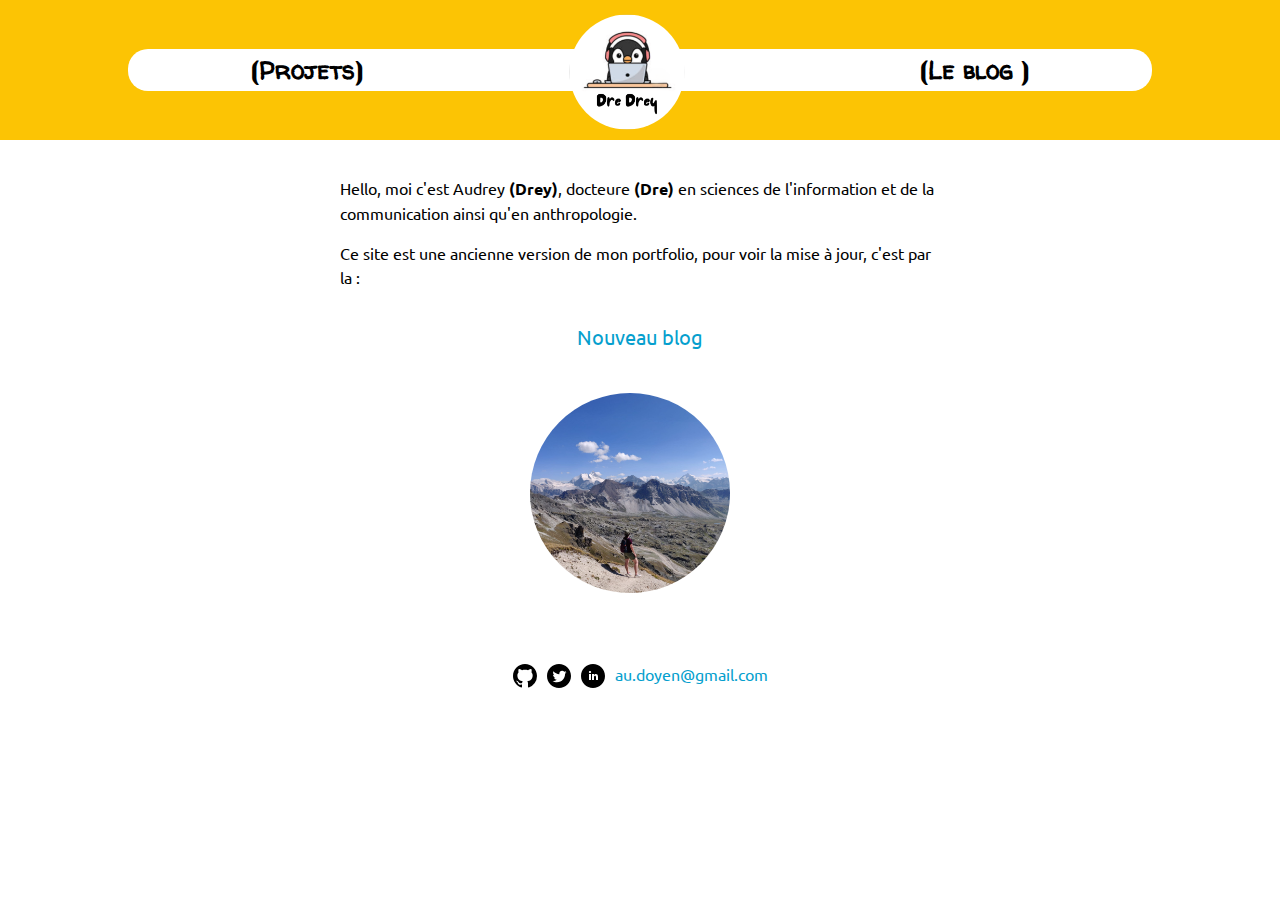
<file: index.html>
<!DOCTYPE html>
<html lang="fr">
  <head>
    <meta charset="UTF-8" />
    <title>Dre Drey Le blog</title>
    <link rel="stylesheet" href="style.css" />
    <link rel="preconnect" href="https://fonts.googleapis.com" />
    <link rel="preconnect" href="https://fonts.gstatic.com" crossorigin />
    <link
      href="https://fonts.googleapis.com/css2?family=Ubuntu:ital,wght@0,400;0,700;1,400;1,700&family=Walter+Turncoat&display=swap"
      rel="stylesheet"
    />
  </head>
  <body>
    <div class="root-content">
      <div class="header">
        <div class="navigation">
          <div class="titre">
            <h1>
              <a href="Projets.html">&#x2997;Projets&#x2998;</a>
            </h1>
          </div>
          <div class="logo">
            <a href="index.html">
              <img
                src="Pictures/Screen Shot 2022-12-08 at 13.53.42.png"
                alt="logo
              pinguin qui code"
              />
              <img class="mug" src="./Pictures/mug.png" />
            </a>
          </div>
          <div class="blog">
            <h1>
              <a href="Blog.html">&#x2997;Le blog &#x2998;</a>
            </h1>
          </div>
        </div>
      </div>
      <div class="about">
        <div class="intro">
          <div class="intro-content">
            <p>
              Hello, moi c'est Audrey <b>(Drey)</b>, docteure <b>(Dre)</b> en
              sciences de l'information et de la communication ainsi qu'en
              anthropologie.
            </p>
            <p>
              Ce site est une ancienne version de mon portfolio, pour voir la
              mise à jour, c'est par la :
            </p>
          </div>
        </div>
        <p><a href="https://www.audreydoyen.com/">Nouveau blog</a></p>
        <div class="intro">
          <div class="profil-pic">
            <img src="Pictures/IMG-20220725-WA0031.jpg" alt="Val d'Anniviers" />
          </div>
        </div>
      </div>
    </div>
    <div class="footer">
      <a
        href="https://github.com/Dre-Drey"
        aria-label="Homepage"
        class="footer-octicon"
        title="GitHub"
      >
        <svg
          alt="logogithub"
          aria-hidden="true"
          class="octicon octicon-mark-github"
          height="24"
          version="1.1"
          viewBox="0 0 16 16"
          width="24"
        >
          <path
            fill-rule="evenodd"
            d="M8 0C3.58 0 0 3.58 0 8c0 3.54 2.29 6.53 5.47 7.59.4.07.55-.17.55-.38 0-.19-.01-.82-.01-1.49-2.01.37-2.53-.49-2.69-.94-.09-.23-.48-.94-.82-1.13-.28-.15-.68-.52-.01-.53.63-.01 1.08.58 1.23.82.72 1.21 1.87.87 2.33.66.07-.52.28-.87.51-1.07-1.78-.2-3.64-.89-3.64-3.95 0-.87.31-1.59.82-2.15-.08-.2-.36-1.02.08-2.12 0 0 .67-.21 2.2.82.64-.18 1.32-.27 2-.27.68 0 1.36.09 2 .27 1.53-1.04 2.2-.82 2.2-.82.44 1.1.16 1.92.08 2.12.51.56.82 1.27.82 2.15 0 3.07-1.87 3.75-3.65 3.95.29.25.54.73.54 1.48 0 1.07-.01 1.93-.01 2.2 0 .21.15.46.55.38A8.013 8.013 0 0 0 16 8c0-4.42-3.58-8-8-8z"
          ></path>
        </svg>
      </a>
      <a
        href="https://twitter.com/doyen_audrey?lang=fr"
        target="_blank"
        class="twitter-icon-link"
      >
        <svg
          alt="logotwitter"
          xmlns="http://www.w3.org/2000/svg"
          width="24"
          height="24"
          viewBox="0 0 24 24"
        >
          <path
            d="M12 0c-6.627 0-12 5.373-12 12s5.373 12 12 12 12-5.373 12-12-5.373-12-12-12zm6.066 9.645c.183 4.04-2.83 8.544-8.164 8.544-1.622 0-3.131-.476-4.402-1.291 1.524.18 3.045-.244 4.252-1.189-1.256-.023-2.317-.854-2.684-1.995.451.086.895.061 1.298-.049-1.381-.278-2.335-1.522-2.304-2.853.388.215.83.344 1.301.359-1.279-.855-1.641-2.544-.889-3.835 1.416 1.738 3.533 2.881 5.92 3.001-.419-1.796.944-3.527 2.799-3.527.825 0 1.572.349 2.096.907.654-.128 1.27-.368 1.824-.697-.215.671-.67 1.233-1.263 1.589.581-.07 1.135-.224 1.649-.453-.384.578-.87 1.084-1.433 1.489z"
          ></path>
        </svg>
      </a>
      <a
        href="https://www.linkedin.com/in/audrey-doyen-6b21b5147/"
        target="_blank"
        class="linkedin-icon-link"
      >
        <svg
          alt="logolinkedin"
          xmlns="http://www.w3.org/2000/svg"
          width="24"
          height="24"
          viewBox="0 0 24 24"
        >
          <path
            d="M12 0c-6.627 0-12 5.373-12 12s5.373 12 12 12 12-5.373 12-12-5.373-12-12-12zm-2 16h-2v-6h2v6zm-1-6.891c-.607 0-1.1-.496-1.1-1.109 0-.612.492-1.109 1.1-1.109s1.1.497 1.1 1.109c0 .613-.493 1.109-1.1 1.109zm8 6.891h-1.998v-2.861c0-1.881-2.002-1.722-2.002 0v2.861h-2v-6h2v1.093c.872-1.616 4-1.736 4 1.548v3.359z"
          ></path>
        </svg>
      </a>
      <a
        href="mailto:au.doyen@gmail.com"
        target="_blank"
        alt="adresse email qui s'ouvre dans une nouvelle fenetre"
        >au.doyen@gmail.com</a
      >
    </div>
  </body>
</html>
</file>
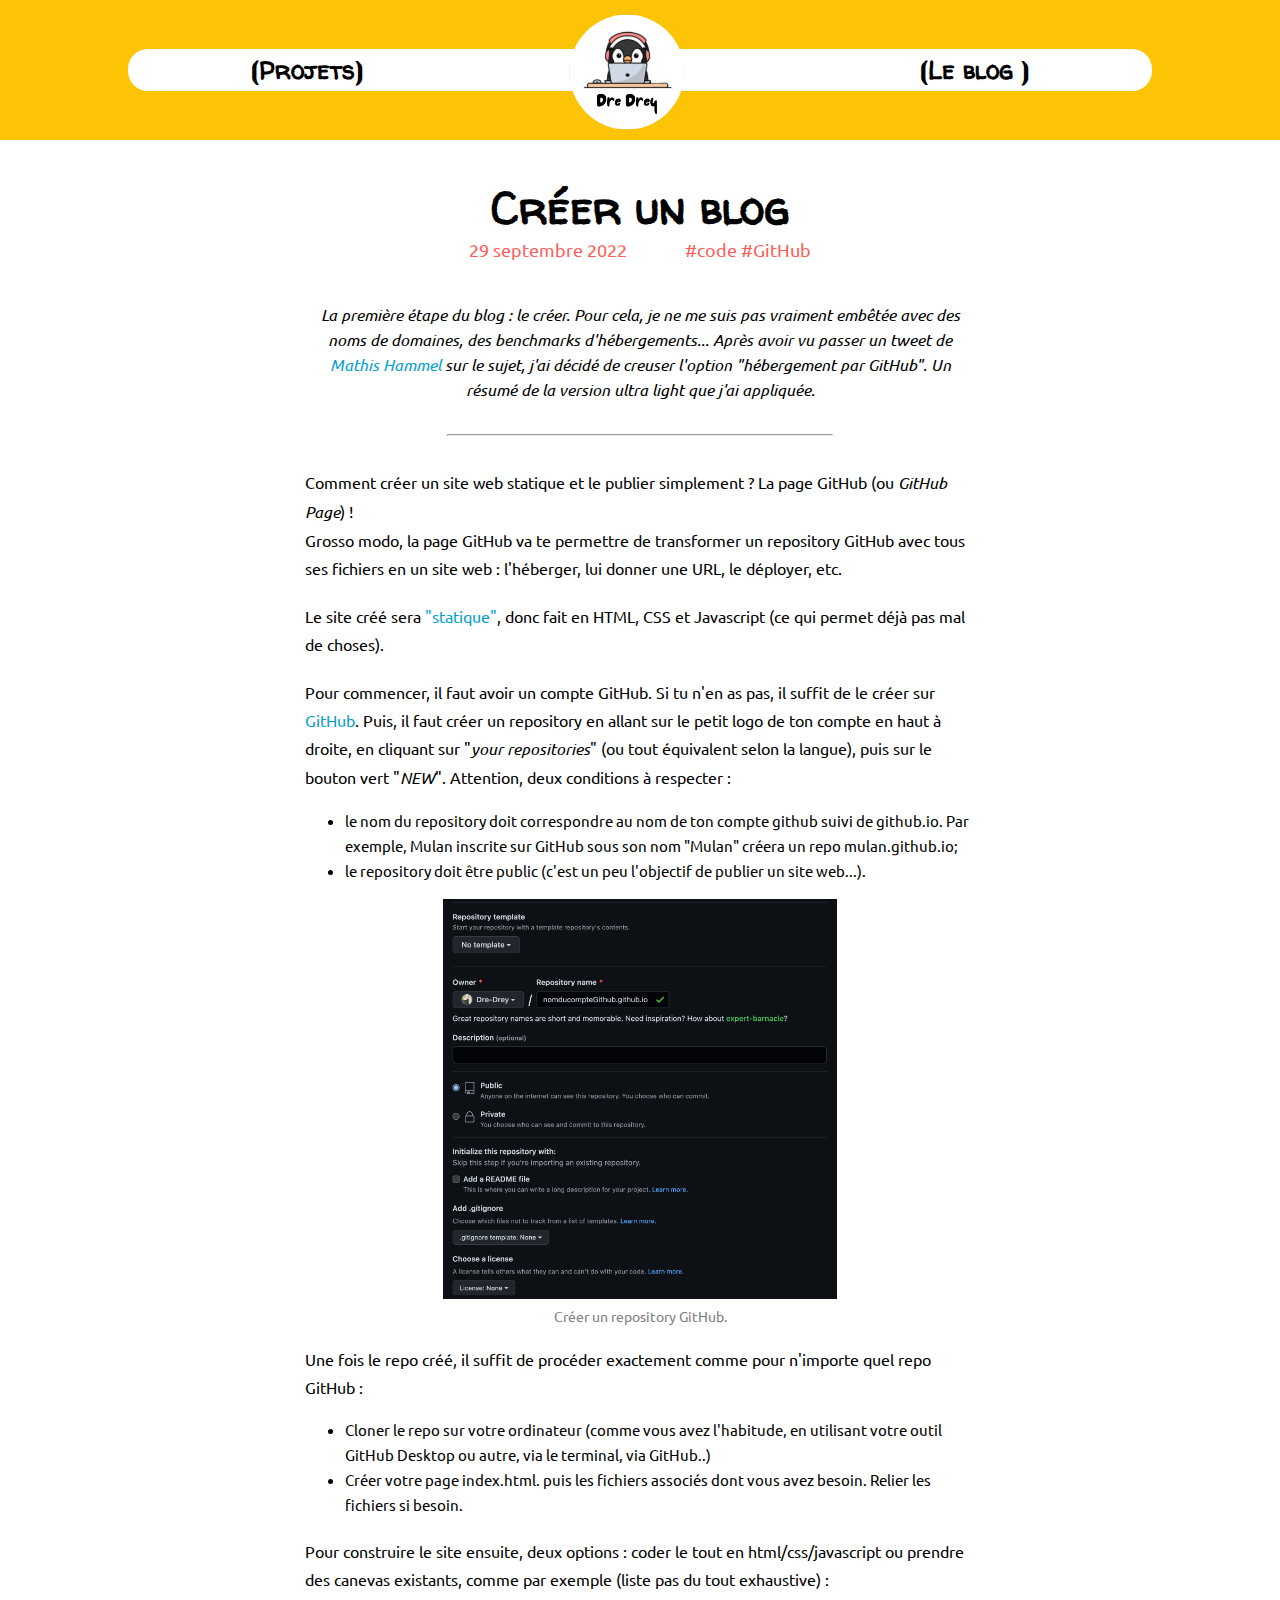
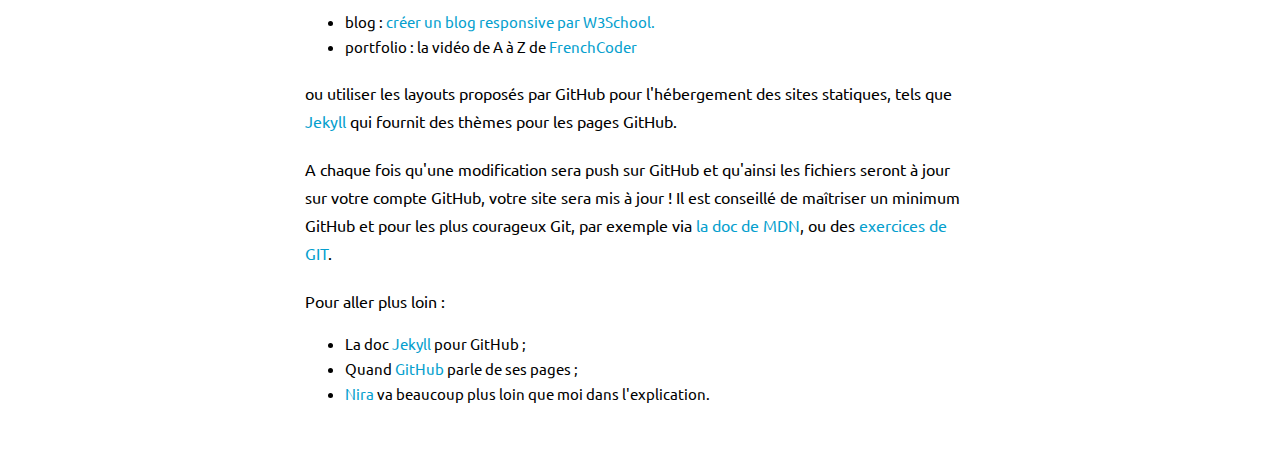
<file: ART-Creer un blog.html>
<!DOCTYPE html>
<html lang="fr">
  <head>
    <meta charset="UTF-8" />
    <title>Dre Drey Le blog</title>
    <link rel="stylesheet" href="style.css" />
    <link rel="preconnect" href="https://fonts.googleapis.com" />
    <link rel="preconnect" href="https://fonts.gstatic.com" crossorigin />
    <link
      href="https://fonts.googleapis.com/css2?family=Ubuntu:ital,wght@0,400;0,700;1,400;1,700&family=Walter+Turncoat&display=swap"
      rel="stylesheet"
    />
  </head>
  <body>
    <div class="root-content">
      <div class="header">
        <div class="navigation">
          <div class="titre">
            <h1><a href="Projets.html">&#x2997;Projets&#x2998;</a></h1>
          </div>
          <div class="logo">
            <a href="index.html">
              <img
                src="Pictures/Screen Shot 2022-12-08 at 13.53.42.png"
                alt="logo
              pinguin qui code"
                margin="25px"
              />
              <img class="mug" src="./Pictures/mug.png" />
            </a>
          </div>
          <div class="blog">
            <h1><a href="Blog.html">&#x2997;Le blog &#x2998;</a></h1>
          </div>
        </div>
      </div>
      <h2>Créer un blog</h2>
      <div class="infos">
        <div class="date">29 septembre 2022</div>
        <div class="hashtag">#code #GitHub</div>
      </div>
      <div class="chapeau">
        <p>
          <i
            >La première étape du blog : le créer. Pour cela, je ne me suis pas
            vraiment embêtée avec des noms de domaines, des benchmarks
            d'hébergements... Après avoir vu passer un tweet de
            <a href="https://twitter.com/MathisHammel">Mathis Hammel</a>
            sur le sujet, j'ai décidé de creuser l'option "hébergement par
            GitHub". Un résumé de la version ultra light que j'ai appliquée.</i
          >
        </p>
      </div>
      <hr />
      <div class="article">
        <p>
          Comment créer un site web statique et le publier simplement ? La page
          GitHub (ou <i>GitHub Page</i>) ! <br />
          Grosso modo, la page GitHub va te permettre de transformer un
          repository GitHub avec tous ses fichiers en un site web : l'héberger,
          lui donner une URL, le déployer, etc.
        </p>
        <p>
          Le site créé sera
          <a href="https://fr.wikipedia.org/wiki/Page_web_statique"
            >"statique"</a
          >, donc fait en HTML, CSS et Javascript (ce qui permet déjà pas mal de
          choses).
        </p>
        <p>
          Pour commencer, il faut avoir un compte GitHub. Si tu n'en as pas, il
          suffit de le créer sur <a href="https://github.com/">GitHub</a>. Puis,
          il faut créer un repository en allant sur le petit logo de ton compte
          en haut à droite, en cliquant sur "<i>your repositories</i>" (ou tout
          équivalent selon la langue), puis sur le bouton vert "<i>NEW</i>".
          Attention, deux conditions à respecter :
        </p>
        <ul>
          <li>
            le nom du repository doit correspondre au nom de ton compte github
            suivi de github.io. Par exemple, Mulan inscrite sur GitHub sous son
            nom "Mulan" créera un repo mulan.github.io;
          </li>
          <li>
            le repository doit être public (c'est un peu l'objectif de publier
            un site web...).
          </li>
        </ul>
        <figure>
          <img
            src="/Pictures/Repository_GitHub.png"
            alt="Créer un repository GitHub"
          />
          <figcaption>Créer un repository GitHub.</figcaption>
        </figure>
        <p>
          Une fois le repo créé, il suffit de procéder exactement comme pour
          n'importe quel repo GitHub :
        </p>
        <ul>
          <li>
            Cloner le repo sur votre ordinateur (comme vous avez l'habitude, en
            utilisant votre outil GitHub Desktop ou autre, via le terminal, via
            GitHub..)
          </li>
          <li>
            Créer votre page index.html. puis les fichiers associés dont vous
            avez besoin. Relier les fichiers si besoin.
          </li>
        </ul>
        <p>
          Pour construire le site ensuite, deux options : coder le tout en
          html/css/javascript ou prendre des canevas existants, comme par
          exemple (liste pas du tout exhaustive) :
        </p>
        <ul>
          <li>
            blog :
            <a href="https://www.w3schools.com/howto/howto_css_blog_layout.asp"
              >créer un blog responsive par W3School.</a
            >
          </li>
          <li>
            portfolio : la vidéo de A à Z de
            <a href="https://youtu.be/pQvykqRobGs">FrenchCoder</a>
          </li>
        </ul>
        <p>
          ou utiliser les layouts proposés par GitHub pour l'hébergement des
          sites statiques, tels que
          <a
            href="https://www.smashingmagazine.com/2014/08/build-blog-jekyll-github-pages/"
            >Jekyll</a
          >
          qui fournit des thèmes pour les pages GitHub.
        </p>
        <p>
          A chaque fois qu'une modification sera push sur GitHub et qu'ainsi les
          fichiers seront à jour sur votre compte GitHub, votre site sera mis à
          jour ! Il est conseillé de maîtriser un minimum GitHub et pour les
          plus courageux Git, par exemple via
          <a
            href="https://developer.mozilla.org/fr/docs/Learn/Common_questions/Using_Github_pages#:~:text=GitHub%20est%20un%20site%20de,am%C3%A9liorer%20et%20collaborer%20aux%20projets."
            >la doc de MDN</a
          >, ou des
          <a href="https://learngitbranching.js.org/?locale=fr_FR"
            >exercices de GIT</a
          >.
        </p>
        <p>Pour aller plus loin :</p>
        <ul>
          <li>
            La doc
            <a
              href="https://docs.github.com/en/pages/setting-up-a-github-pages-site-with-jekyll/about-github-pages-and-jekyll"
              >Jekyll</a
            >
            pour GitHub ;
          </li>
          <li>
            Quand <a href="https://pages.github.com/">GitHub</a> parle de ses
            pages ;
          </li>
          <li>
            <a href="https://nira.com/github-pages/">Nira</a> va beaucoup plus
            loin que moi dans l'explication.
          </li>
        </ul>
      </div>
    </div>
  </body>
</html>
</file>
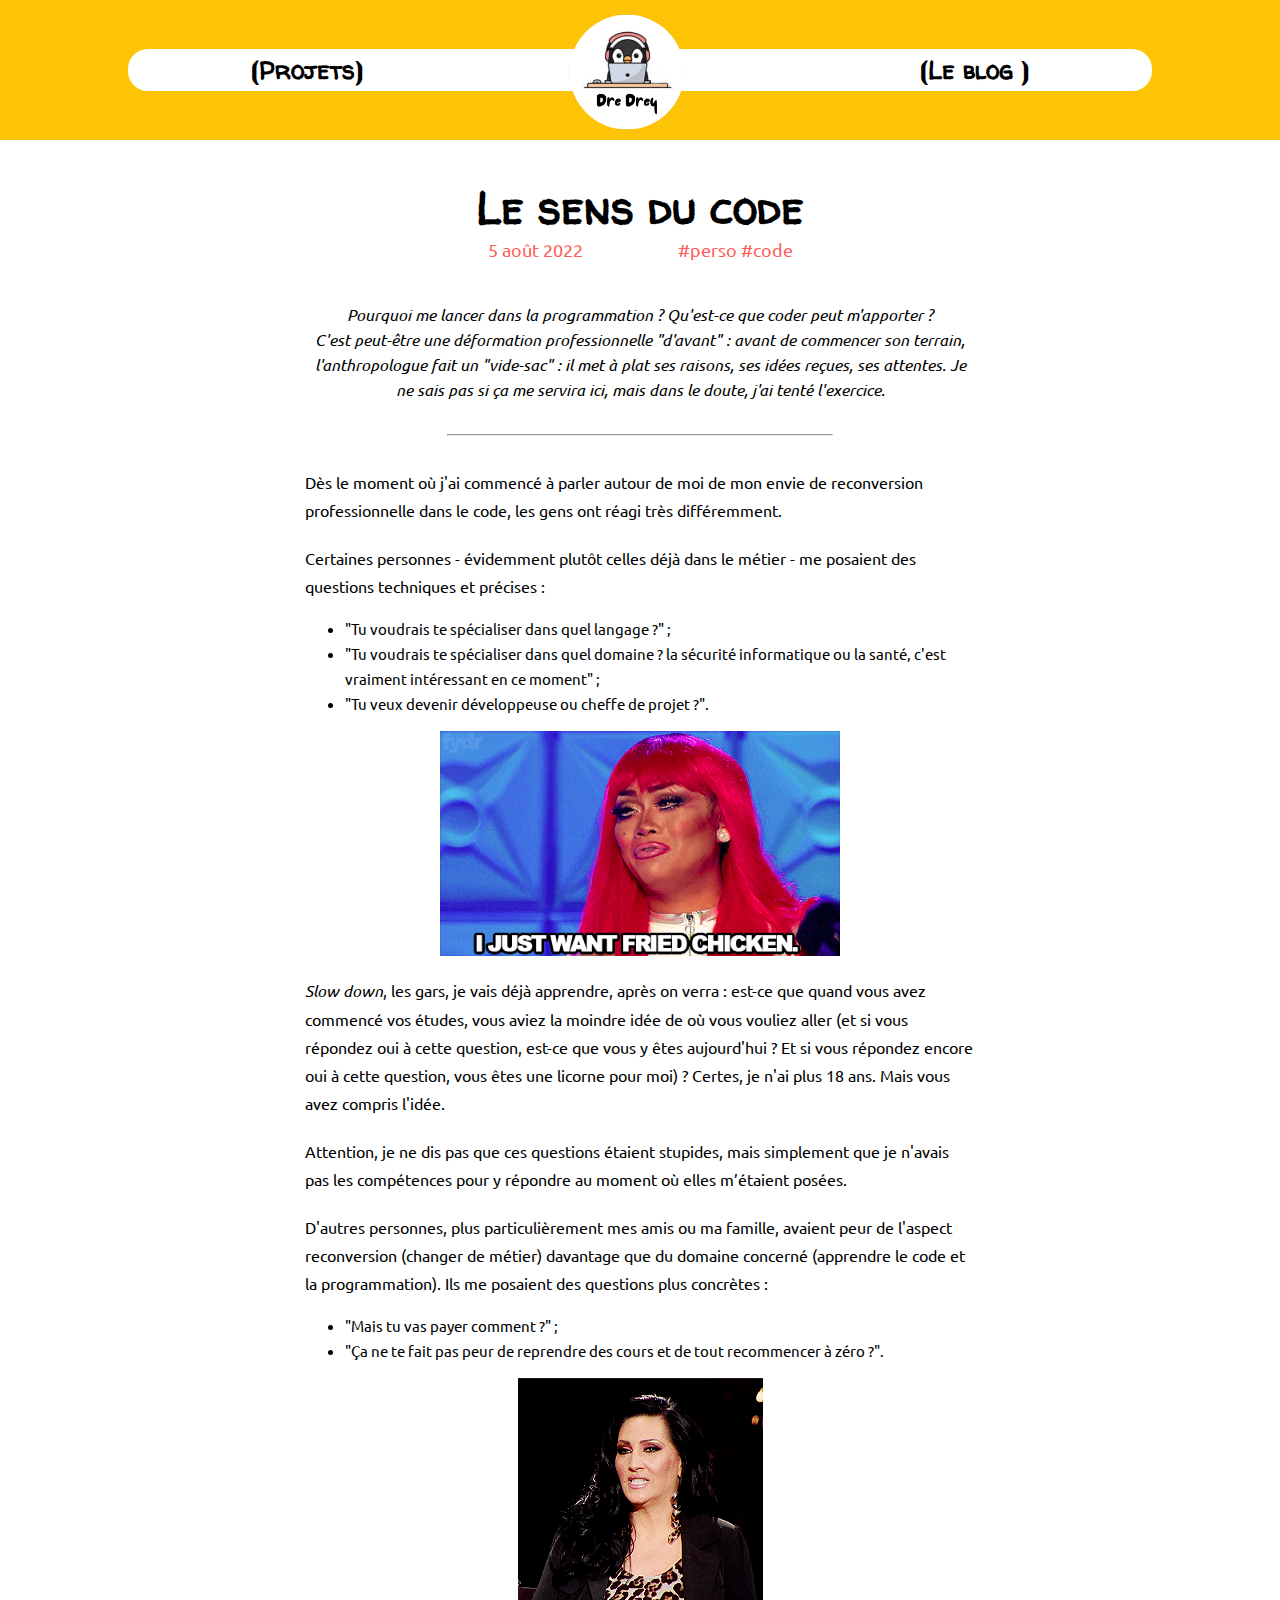
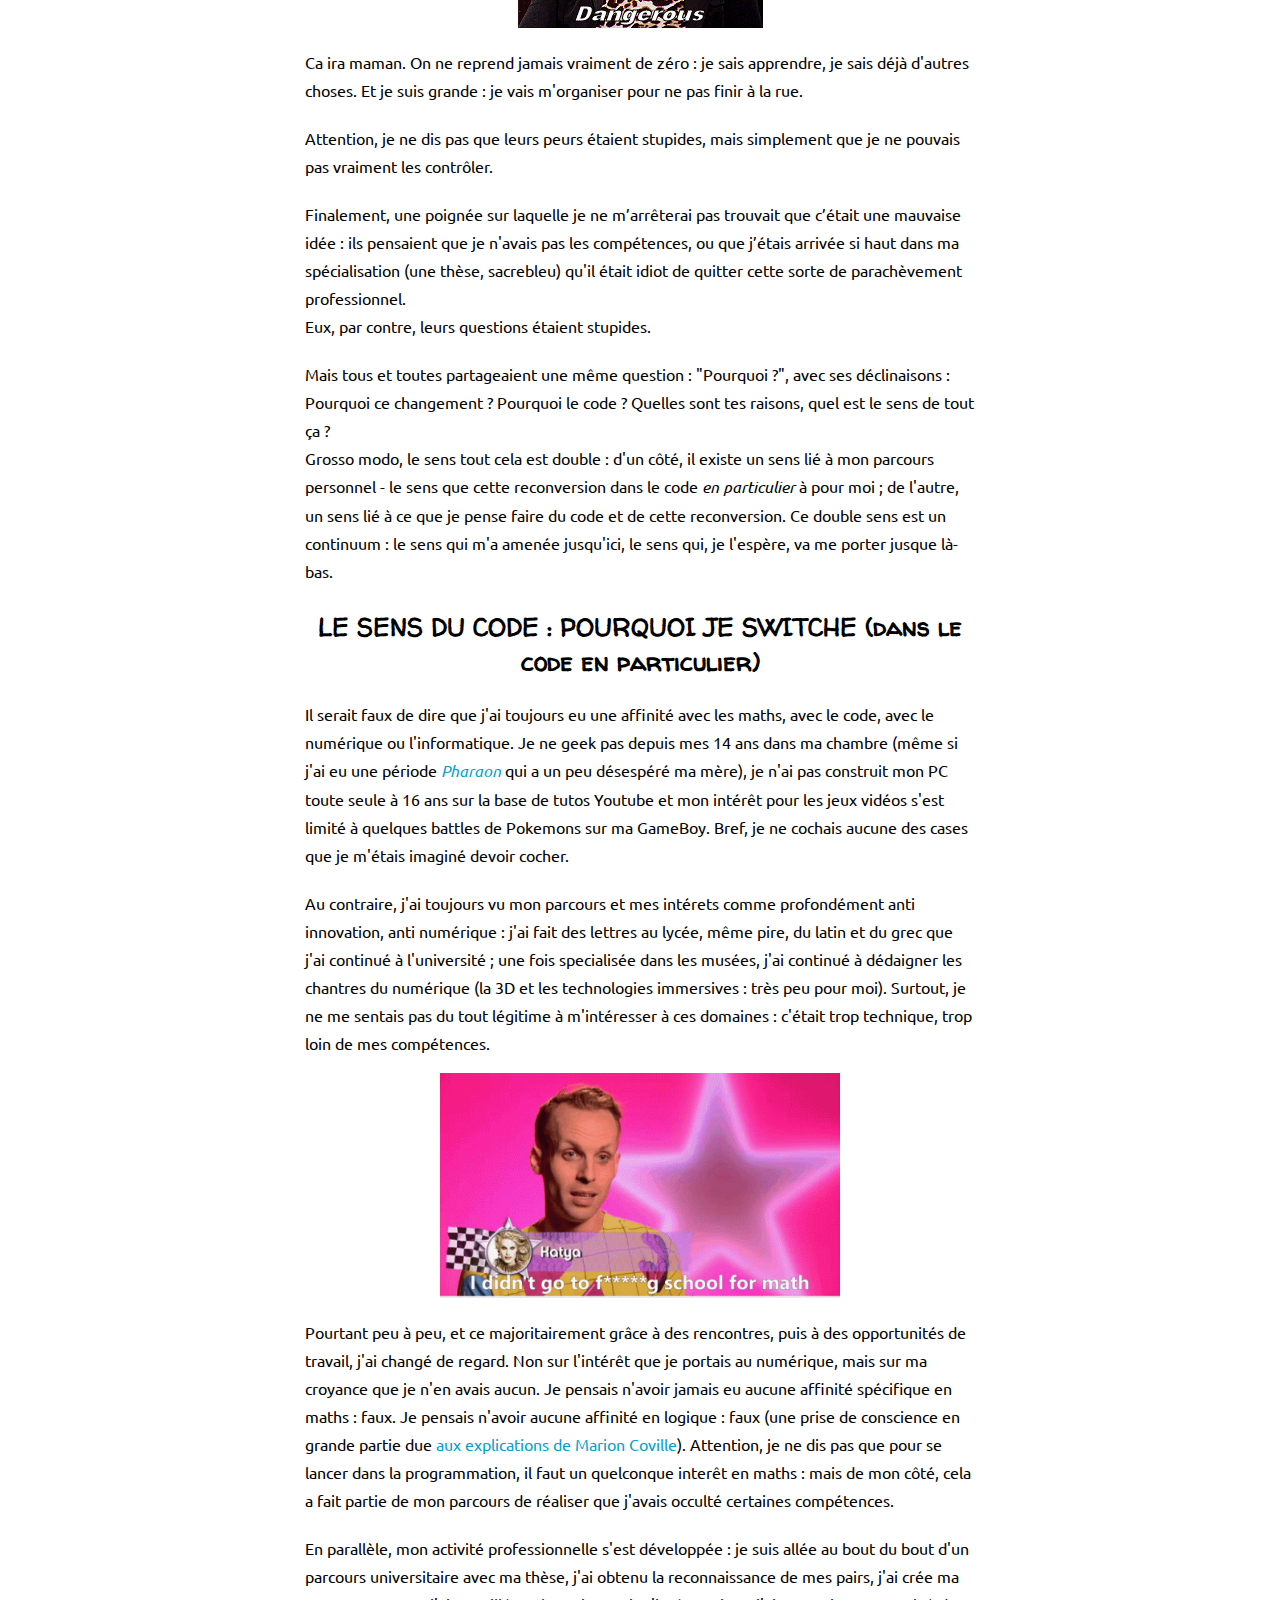
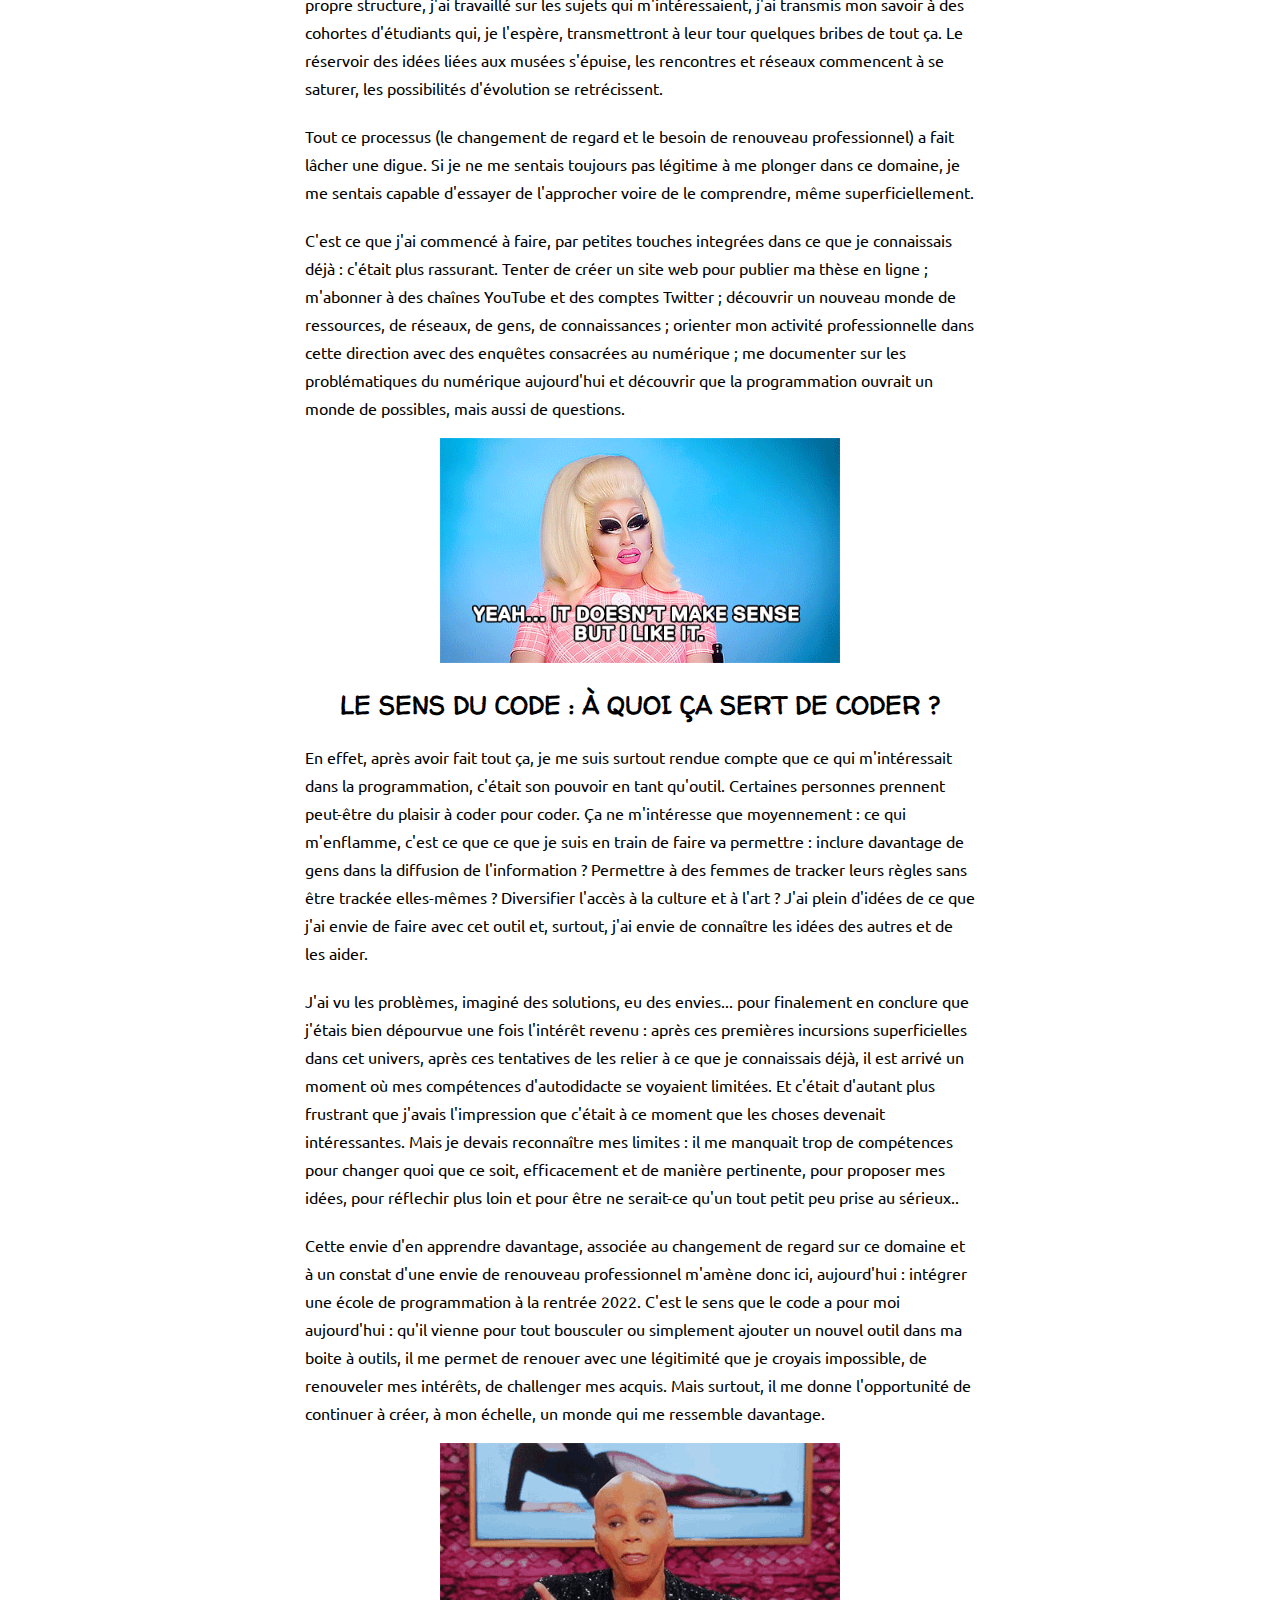
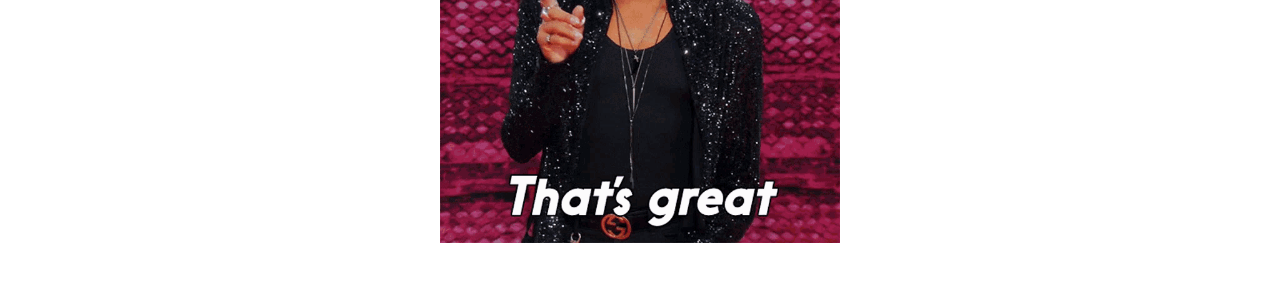
<file: ART-Le sens du code.html>
<!DOCTYPE html>
<html lang="fr">
  <head>
    <meta charset="UTF-8" />
    <title>Dre Drey Le blog</title>
    <link rel="stylesheet" href="style.css" />
    <link rel="preconnect" href="https://fonts.googleapis.com" />
    <link rel="preconnect" href="https://fonts.gstatic.com" crossorigin />
    <link
      href="https://fonts.googleapis.com/css2?family=Ubuntu:ital,wght@0,400;0,700;1,400;1,700&family=Walter+Turncoat&display=swap"
      rel="stylesheet"
    />
  </head>
  <body>
    <div class="root-content">
      <div class="header">
        <div class="navigation">
          <div class="titre">
            <h1><a href="Projets.html">&#x2997;Projets&#x2998;</a></h1>
          </div>
          <div class="logo">
            <a href="index.html">
              <img
                src="Pictures/Screen Shot 2022-12-08 at 13.53.42.png"
                alt="logo
              pinguin qui code"
                margin="25px"
              />
              <img class="mug" src="./Pictures/mug.png" />
            </a>
          </div>
          <div class="blog">
            <h1><a href="Blog.html">&#x2997;Le blog &#x2998;</a></h1>
          </div>
        </div>
      </div>
      <h2>Le sens du code</h2>
      <div class="infos">
        <div class="date">5 août 2022</div>
        <div class="hashtag">#perso #code</div>
      </div>
      <div class="chapeau">
        <p>
          <i
            >Pourquoi me lancer dans la programmation ? Qu'est-ce que coder peut
            m'apporter ? <br />
            C'est peut-être une déformation professionnelle "d'avant" : avant de
            commencer son terrain, l'anthropologue fait un "vide-sac" : il met à
            plat ses raisons, ses idées reçues, ses attentes. Je ne sais pas si
            ça me servira ici, mais dans le doute, j'ai tenté l'exercice.</i
          >
        </p>
      </div>
      <hr />
      <div class="article">
        <p>
          Dès le moment où j'ai commencé à parler autour de moi de mon envie de
          reconversion professionnelle dans le code, les gens ont réagi très
          différemment.
        </p>
        <p>
          Certaines personnes - évidemment plutôt celles déjà dans le métier -
          me posaient des questions techniques et précises :
        </p>
        <ul>
          <li>"Tu voudrais te spécialiser dans quel langage ?" ;</li>
          <li>
            "Tu voudrais te spécialiser dans quel domaine ? la sécurité
            informatique ou la santé, c'est vraiment intéressant en ce moment" ;
          </li>
          <li>"Tu veux devenir développeuse ou cheffe de projet ?".</li>
        </ul>
        <img
          src="Pictures/FriedChicken.gif"
          alt="participant de Drag Race demandant juste du poulet frit"
        />
        <p>
          <i>Slow down</i>, les gars, je vais déjà apprendre, après on verra :
          est-ce que quand vous avez commencé vos études, vous aviez la moindre
          idée de où vous vouliez aller (et si vous répondez oui à cette
          question, est-ce que vous y êtes aujourd'hui ? Et si vous répondez
          encore oui à cette question, vous êtes une licorne pour moi) ? Certes,
          je n'ai plus 18 ans. Mais vous avez compris l'idée.
        </p>
        <p>
          Attention, je ne dis pas que ces questions étaient stupides, mais
          simplement que je n'avais pas les compétences pour y répondre au
          moment où elles m’étaient posées.
        </p>
        <p>
          D'autres personnes, plus particulièrement mes amis ou ma famille,
          avaient peur de l'aspect reconversion (changer de métier) davantage
          que du domaine concerné (apprendre le code et la programmation). Ils
          me posaient des questions plus concrètes :
        </p>
        <ul>
          <li>"Mais tu vas payer comment ?" ;</li>
          <li>
            "Ça ne te fait pas peur de reprendre des cours et de tout
            recommencer à zéro ?".
          </li>
        </ul>
        <img
          src="Pictures/michelle_visage.gif"
          alt="Michelle Visage disant Dangerous"
        />
        <p>
          Ca ira maman. On ne reprend jamais vraiment de zéro : je sais
          apprendre, je sais déjà d'autres choses. Et je suis grande : je vais
          m'organiser pour ne pas finir à la rue.
        </p>
        <p>
          Attention, je ne dis pas que leurs peurs étaient stupides, mais
          simplement que je ne pouvais pas vraiment les contrôler.
        </p>
        <p>
          Finalement, une poignée sur laquelle je ne m’arrêterai pas trouvait
          que c’était une mauvaise idée : ils pensaient que je n'avais pas les
          compétences, ou que j’étais arrivée si haut dans ma spécialisation
          (une thèse, sacrebleu) qu'il était idiot de quitter cette sorte de
          parachèvement professionnel.<br />
          Eux, par contre, leurs questions étaient stupides.
        </p>
        <p>
          Mais tous et toutes partageaient une même question : "Pourquoi ?",
          avec ses déclinaisons : Pourquoi ce changement ? Pourquoi le code ?
          Quelles sont tes raisons, quel est le sens de tout ça ? <br />
          Grosso modo, le sens tout cela est double : d'un côté, il existe un
          sens lié à mon parcours personnel - le sens que cette reconversion
          dans le code <i>en particulier</i> à pour moi ; de l'autre, un sens
          lié à ce que je pense faire du code et de cette reconversion. Ce
          double sens est un continuum : le sens qui m'a amenée jusqu'ici, le
          sens qui, je l'espère, va me porter jusque là-bas.
        </p>
        <h3>
          LE SENS DU CODE : POURQUOI JE SWITCHE (dans le code en particulier)
        </h3>
        <p>
          Il serait faux de dire que j'ai toujours eu une affinité avec les
          maths, avec le code, avec le numérique ou l'informatique. Je ne geek
          pas depuis mes 14 ans dans ma chambre (même si j'ai eu une période
          <i
            ><a
              alt="Les meilleurs souvenirs du jeu Pharaon"
              href="https://www.topito.com/top-souvenir-pharaon-meilleur-jeu-video"
              >Pharaon</a
            ></i
          >
          qui a un peu désespéré ma mère), je n'ai pas construit mon PC toute
          seule à 16 ans sur la base de tutos Youtube et mon intérêt pour les
          jeux vidéos s'est limité à quelques battles de Pokemons sur ma
          GameBoy. Bref, je ne cochais aucune des cases que je m'étais imaginé
          devoir cocher.
        </p>
        <p>
          Au contraire, j'ai toujours vu mon parcours et mes intérets comme
          profondément anti innovation, anti numérique : j'ai fait des lettres
          au lycée, même pire, du latin et du grec que j'ai continué à
          l'université ; une fois specialisée dans les musées, j'ai continué à
          dédaigner les chantres du numérique (la 3D et les technologies
          immersives : très peu pour moi). Surtout, je ne me sentais pas du tout
          légitime à m'intéresser à ces domaines : c'était trop technique, trop
          loin de mes compétences.
        </p>
        <img src="Pictures/maths.gif" alt="Katya dans Drag Race" />
        <p>
          Pourtant peu à peu, et ce majoritairement grâce à des rencontres, puis
          à des opportunités de travail, j'ai changé de regard. Non sur
          l'intérêt que je portais au numérique, mais sur ma croyance que je
          n'en avais aucun. Je pensais n'avoir jamais eu aucune affinité
          spécifique en maths : faux. Je pensais n'avoir aucune affinité en
          logique : faux (une prise de conscience en grande partie due
          <a
            alt="lien vers l'émission le code a changé avec Marion Coville"
            href="https://www.radiofrance.fr/franceinter/podcasts/le-code-a-change/le-mythe-du-geek-autiste-episode-2-la-petite-histoire-3838890"
            >aux explications de Marion Coville</a
          >). Attention, je ne dis pas que pour se lancer dans la programmation,
          il faut un quelconque interêt en maths : mais de mon côté, cela a fait
          partie de mon parcours de réaliser que j'avais occulté certaines
          compétences.
        </p>
        <p>
          En parallèle, mon activité professionnelle s'est développée : je suis
          allée au bout du bout d'un parcours universitaire avec ma thèse, j'ai
          obtenu la reconnaissance de mes pairs, j'ai crée ma propre structure,
          j'ai travaillé sur les sujets qui m'intéressaient, j'ai transmis mon
          savoir à des cohortes d'étudiants qui, je l'espère, transmettront à
          leur tour quelques bribes de tout ça. Le réservoir des idées liées aux
          musées s'épuise, les rencontres et réseaux commencent à se saturer,
          les possibilités d'évolution se retrécissent.
        </p>
        <p>
          Tout ce processus (le changement de regard et le besoin de renouveau
          professionnel) a fait lâcher une digue. Si je ne me sentais toujours
          pas légitime à me plonger dans ce domaine, je me sentais capable
          d'essayer de l'approcher voire de le comprendre, même
          superficiellement.
        </p>
        <p>
          C'est ce que j'ai commencé à faire, par petites touches integrées dans
          ce que je connaissais déjà : c'était plus rassurant. Tenter de créer
          un site web pour publier ma thèse en ligne ; m'abonner à des chaînes
          YouTube et des comptes Twitter ; découvrir un nouveau monde de
          ressources, de réseaux, de gens, de connaissances ; orienter mon
          activité professionnelle dans cette direction avec des enquêtes
          consacrées au numérique ; me documenter sur les problématiques du
          numérique aujourd'hui et découvrir que la programmation ouvrait un
          monde de possibles, mais aussi de questions.
        </p>
        <img src="Pictures/doesntmakesens.gif" alt="Ca n'a aucun sens" />
        <h3>LE SENS DU CODE : À QUOI ÇA SERT DE CODER ?</h3>
        <p>
          En effet, après avoir fait tout ça, je me suis surtout rendue compte
          que ce qui m'intéressait dans la programmation, c'était son pouvoir en
          tant qu'outil. Certaines personnes prennent peut-être du plaisir à
          coder pour coder. Ça ne m'intéresse que moyennement : ce qui
          m'enflamme, c'est ce que ce que je suis en train de faire va permettre
          : inclure davantage de gens dans la diffusion de l'information ?
          Permettre à des femmes de tracker leurs règles sans être trackée
          elles-mêmes ? Diversifier l'accès à la culture et à l'art ? J'ai plein
          d'idées de ce que j'ai envie de faire avec cet outil et, surtout, j'ai
          envie de connaître les idées des autres et de les aider.
        </p>
        <p>
          J'ai vu les problèmes, imaginé des solutions, eu des envies... pour
          finalement en conclure que j'étais bien dépourvue une fois l'intérêt
          revenu : après ces premières incursions superficielles dans cet
          univers, après ces tentatives de les relier à ce que je connaissais
          déjà, il est arrivé un moment où mes compétences d'autodidacte se
          voyaient limitées. Et c'était d'autant plus frustrant que j'avais
          l'impression que c'était à ce moment que les choses devenait
          intéressantes. Mais je devais reconnaître mes limites : il me manquait
          trop de compétences pour changer quoi que ce soit, efficacement et de
          manière pertinente, pour proposer mes idées, pour réflechir plus loin
          et pour être ne serait-ce qu'un tout petit peu prise au sérieux..
        </p>
        <p>
          Cette envie d'en apprendre davantage, associée au changement de regard
          sur ce domaine et à un constat d'une envie de renouveau professionnel
          m'amène donc ici, aujourd'hui : intégrer une école de programmation à
          la rentrée 2022. C'est le sens que le code a pour moi aujourd'hui :
          qu'il vienne pour tout bousculer ou simplement ajouter un nouvel outil
          dans ma boite à outils, il me permet de renouer avec une légitimité
          que je croyais impossible, de renouveler mes intérêts, de challenger
          mes acquis. Mais surtout, il me donne l'opportunité de continuer à
          créer, à mon échelle, un monde qui me ressemble davantage.
        </p>
        <img
          src="Pictures/thats-great-rupaul.gif"
          alt="RuPaul dit que c'est génial"
        />
      </div>
    </div>
  </body>
</html>
</file>
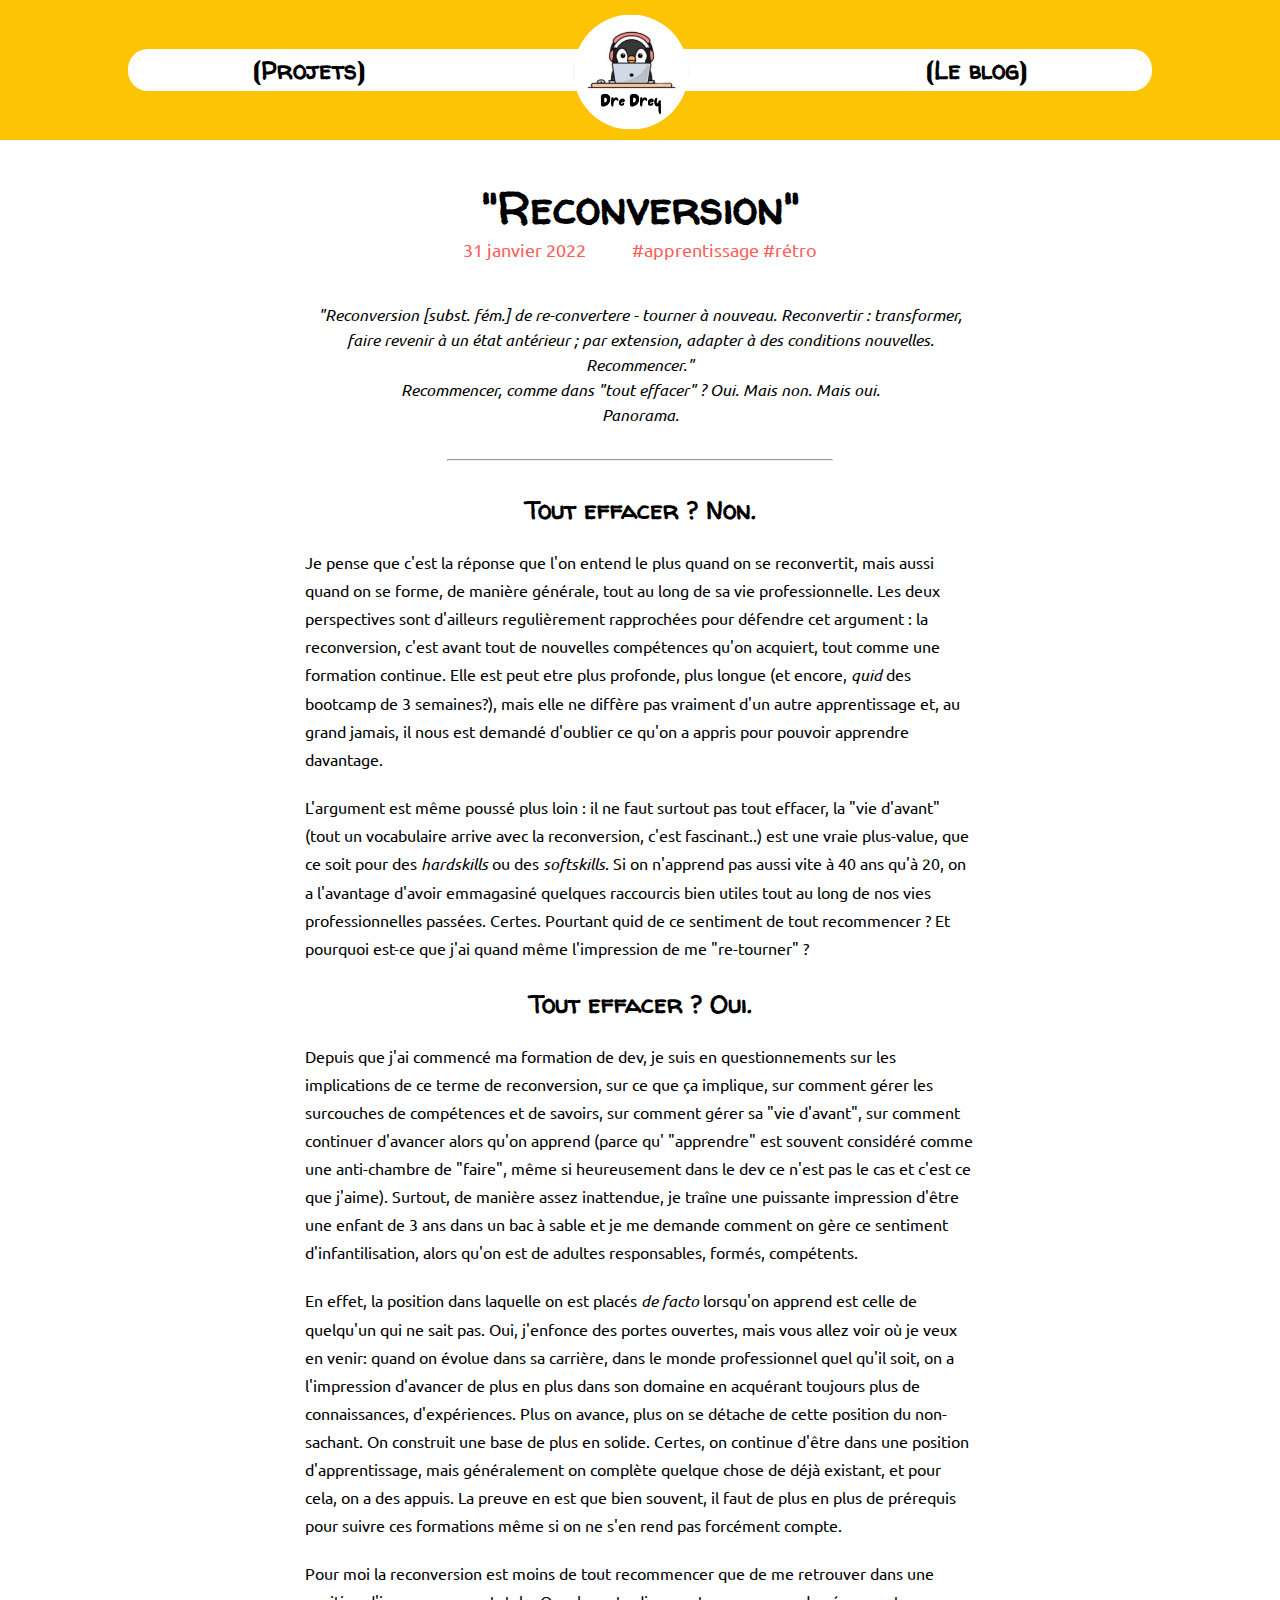
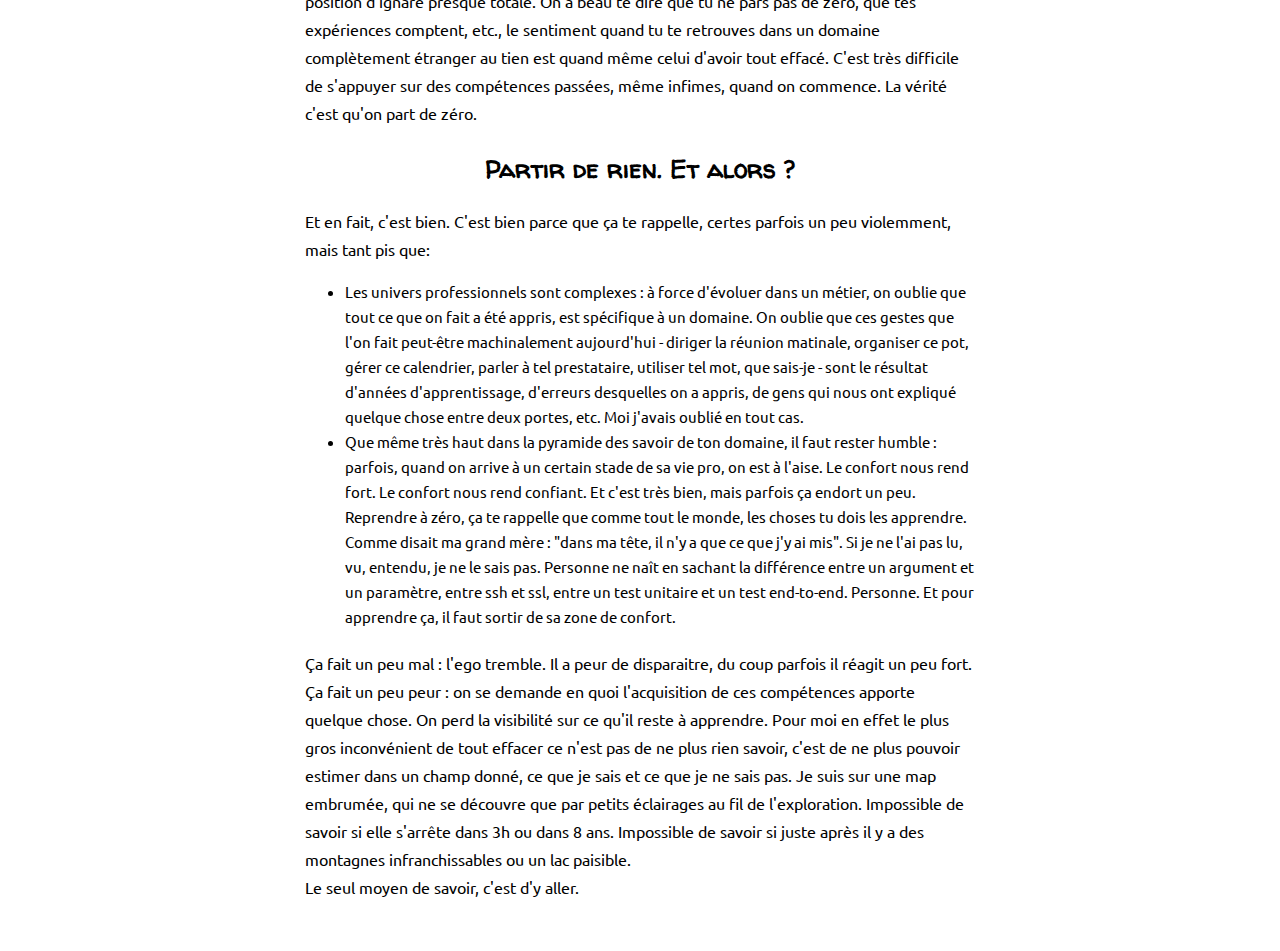
<file: ART-Reconversion.html>
<!DOCTYPE html>
<html lang="fr">
  <head>
    <meta charset="UTF-8" />
    <title>Dre Drey Le blog</title>
    <link rel="stylesheet" href="style.css" />
    <link rel="preconnect" href="https://fonts.googleapis.com" />
    <link rel="preconnect" href="https://fonts.gstatic.com" crossorigin />
    <link
      href="https://fonts.googleapis.com/css2?family=Ubuntu:ital,wght@0,400;0,700;1,400;1,700&family=Walter+Turncoat&display=swap"
      rel="stylesheet"
    />
  </head>
  <body>
    <div class="root-content">
      <div class="header">
        <div class="navigation">
          <div class="titre">
            <h1>
              <a href="Projets.html">&#x2997;Projets&#x2998;</a>
            </h1>
          </div>
          <div class="logo">
            <a href="index.html">
              <img
                src="Pictures/Screen Shot 2022-12-08 at 13.53.42.png"
                alt="logo
              pinguin qui code"
                margin="25px"
              />
              <img class="mug" src="./Pictures/mug.png" />
            </a>
          </div>
          <div class="blog">
            <h1>
              <a href="Blog.html"
                ><span class="triangle">&#x2997;</span>Le blog<span
                  class="triangle"
                  >&#x2998;</span
                ></a
              >
            </h1>
          </div>
        </div>
      </div>
      <h2>"Reconversion"</h2>
      <div class="infos">
        <div class="date">31 janvier 2022</div>
        <div class="hashtag">#apprentissage #rétro</div>
      </div>
      <div class="chapeau">
        <p>
          <i
            >"Reconversion [subst. fém.] de re-convertere - tourner à nouveau.
            Reconvertir : transformer, faire revenir à un état antérieur ; par
            extension, adapter à des conditions nouvelles. Recommencer."<br />
            Recommencer, comme dans "tout effacer" ? Oui. Mais non. Mais oui.<br />
            Panorama.</i
          >
        </p>
      </div>
      <hr />
      <div class="article">
        <h3>Tout effacer ? Non.</h3>
        <p>
          Je pense que c'est la réponse que l'on entend le plus quand on se
          reconvertit, mais aussi quand on se forme, de manière générale, tout
          au long de sa vie professionnelle. Les deux perspectives sont
          d'ailleurs regulièrement rapprochées pour défendre cet argument : la
          reconversion, c'est avant tout de nouvelles compétences qu'on
          acquiert, tout comme une formation continue. Elle est peut etre plus
          profonde, plus longue (et encore, <i>quid</i> des bootcamp de 3
          semaines?), mais elle ne diffère pas vraiment d'un autre apprentissage
          et, au grand jamais, il nous est demandé d'oublier ce qu'on a appris
          pour pouvoir apprendre davantage.
        </p>
        <p>
          L'argument est même poussé plus loin : il ne faut surtout pas tout
          effacer, la "vie d'avant" (tout un vocabulaire arrive avec la
          reconversion, c'est fascinant..) est une vraie plus-value, que ce soit
          pour des <i>hardskills</i> ou des <i>softskills</i>. Si on n'apprend
          pas aussi vite à 40 ans qu'à 20, on a l'avantage d'avoir emmagasiné
          quelques raccourcis bien utiles tout au long de nos vies
          professionnelles passées. Certes. Pourtant quid de ce sentiment de
          tout recommencer ? Et pourquoi est-ce que j'ai quand même l'impression
          de me "re-tourner" ?
        </p>
        <h3>Tout effacer ? Oui.</h3>
        <p>
          Depuis que j'ai commencé ma formation de dev, je suis en
          questionnements sur les implications de ce terme de reconversion, sur
          ce que ça implique, sur comment gérer les surcouches de compétences et
          de savoirs, sur comment gérer sa "vie d'avant", sur comment continuer
          d'avancer alors qu'on apprend (parce qu' "apprendre" est souvent
          considéré comme une anti-chambre de "faire", même si heureusement dans
          le dev ce n'est pas le cas et c'est ce que j'aime). Surtout, de
          manière assez inattendue, je traîne une puissante impression d'être
          une enfant de 3 ans dans un bac à sable et je me demande comment on
          gère ce sentiment d'infantilisation, alors qu'on est de adultes
          responsables, formés, compétents.
        </p>
        <p>
          En effet, la position dans laquelle on est placés
          <i>de facto</i> lorsqu'on apprend est celle de quelqu'un qui ne sait
          pas. Oui, j'enfonce des portes ouvertes, mais vous allez voir où je
          veux en venir: quand on évolue dans sa carrière, dans le monde
          professionnel quel qu'il soit, on a l'impression d'avancer de plus en
          plus dans son domaine en acquérant toujours plus de connaissances,
          d'expériences. Plus on avance, plus on se détache de cette position du
          non-sachant. On construit une base de plus en solide. Certes, on
          continue d'être dans une position d'apprentissage, mais généralement
          on complète quelque chose de déjà existant, et pour cela, on a des
          appuis. La preuve en est que bien souvent, il faut de plus en plus de
          prérequis pour suivre ces formations même si on ne s'en rend pas
          forcément compte.
        </p>
        <p>
          Pour moi la reconversion est moins de tout recommencer que de me
          retrouver dans une position d'ignare presque totale. On a beau te dire
          que tu ne pars pas de zéro, que tes expériences comptent, etc., le
          sentiment quand tu te retrouves dans un domaine complètement étranger
          au tien est quand même celui d'avoir tout effacé. C'est très difficile
          de s'appuyer sur des compétences passées, même infimes, quand on
          commence. La vérité c'est qu'on part de zéro.
        </p>
        <h3>Partir de rien. Et alors ?</h3>
        <p>
          Et en fait, c'est bien. C'est bien parce que ça te rappelle, certes
          parfois un peu violemment, mais tant pis que:
        </p>
        <ul>
          <li>
            Les univers professionnels sont complexes : à force d'évoluer dans
            un métier, on oublie que tout ce que on fait a été appris, est
            spécifique à un domaine. On oublie que ces gestes que l'on fait
            peut-être machinalement aujourd'hui - diriger la réunion matinale,
            organiser ce pot, gérer ce calendrier, parler à tel prestataire,
            utiliser tel mot, que sais-je - sont le résultat d'années
            d'apprentissage, d'erreurs desquelles on a appris, de gens qui nous
            ont expliqué quelque chose entre deux portes, etc. Moi j'avais
            oublié en tout cas.
          </li>
          <li>
            Que même très haut dans la pyramide des savoir de ton domaine, il
            faut rester humble : parfois, quand on arrive à un certain stade de
            sa vie pro, on est à l'aise. Le confort nous rend fort. Le confort
            nous rend confiant. Et c'est très bien, mais parfois ça endort un
            peu. Reprendre à zéro, ça te rappelle que comme tout le monde, les
            choses tu dois les apprendre. Comme disait ma grand mère : "dans ma
            tête, il n'y a que ce que j'y ai mis". Si je ne l'ai pas lu, vu,
            entendu, je ne le sais pas. Personne ne naît en sachant la
            différence entre un argument et un paramètre, entre ssh et ssl,
            entre un test unitaire et un test end-to-end. Personne. Et pour
            apprendre ça, il faut sortir de sa zone de confort.
          </li>
        </ul>
        <p>
          Ça fait un peu mal : l'ego tremble. Il a peur de disparaitre, du coup
          parfois il réagit un peu fort. Ça fait un peu peur : on se demande en
          quoi l'acquisition de ces compétences apporte quelque chose. On perd
          la visibilité sur ce qu'il reste à apprendre. Pour moi en effet le
          plus gros inconvénient de tout effacer ce n'est pas de ne plus rien
          savoir, c'est de ne plus pouvoir estimer dans un champ donné, ce que
          je sais et ce que je ne sais pas. Je suis sur une map embrumée, qui ne
          se découvre que par petits éclairages au fil de l'exploration.
          Impossible de savoir si elle s'arrête dans 3h ou dans 8 ans.
          Impossible de savoir si juste après il y a des montagnes
          infranchissables ou un lac paisible.<br />
          Le seul moyen de savoir, c'est d'y aller.
        </p>
      </div>
    </div>
  </body>
</html>
</file>
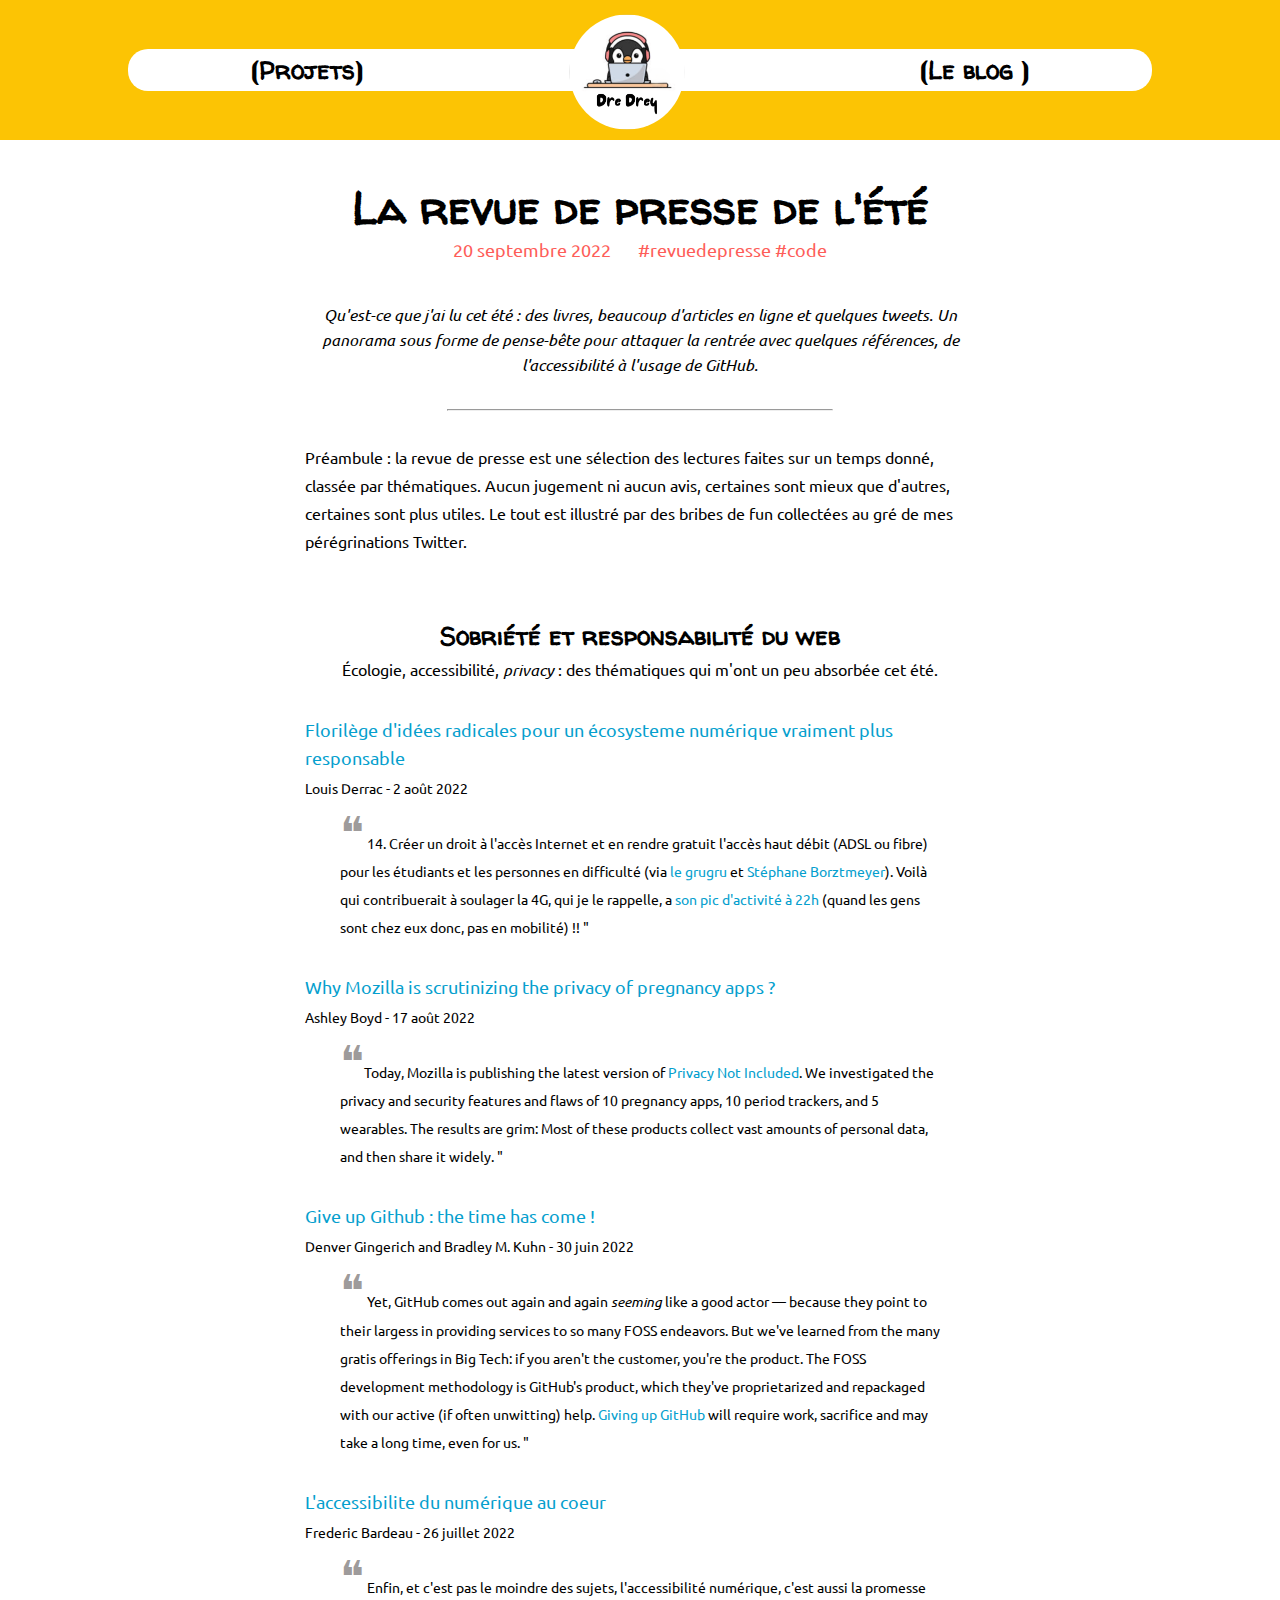
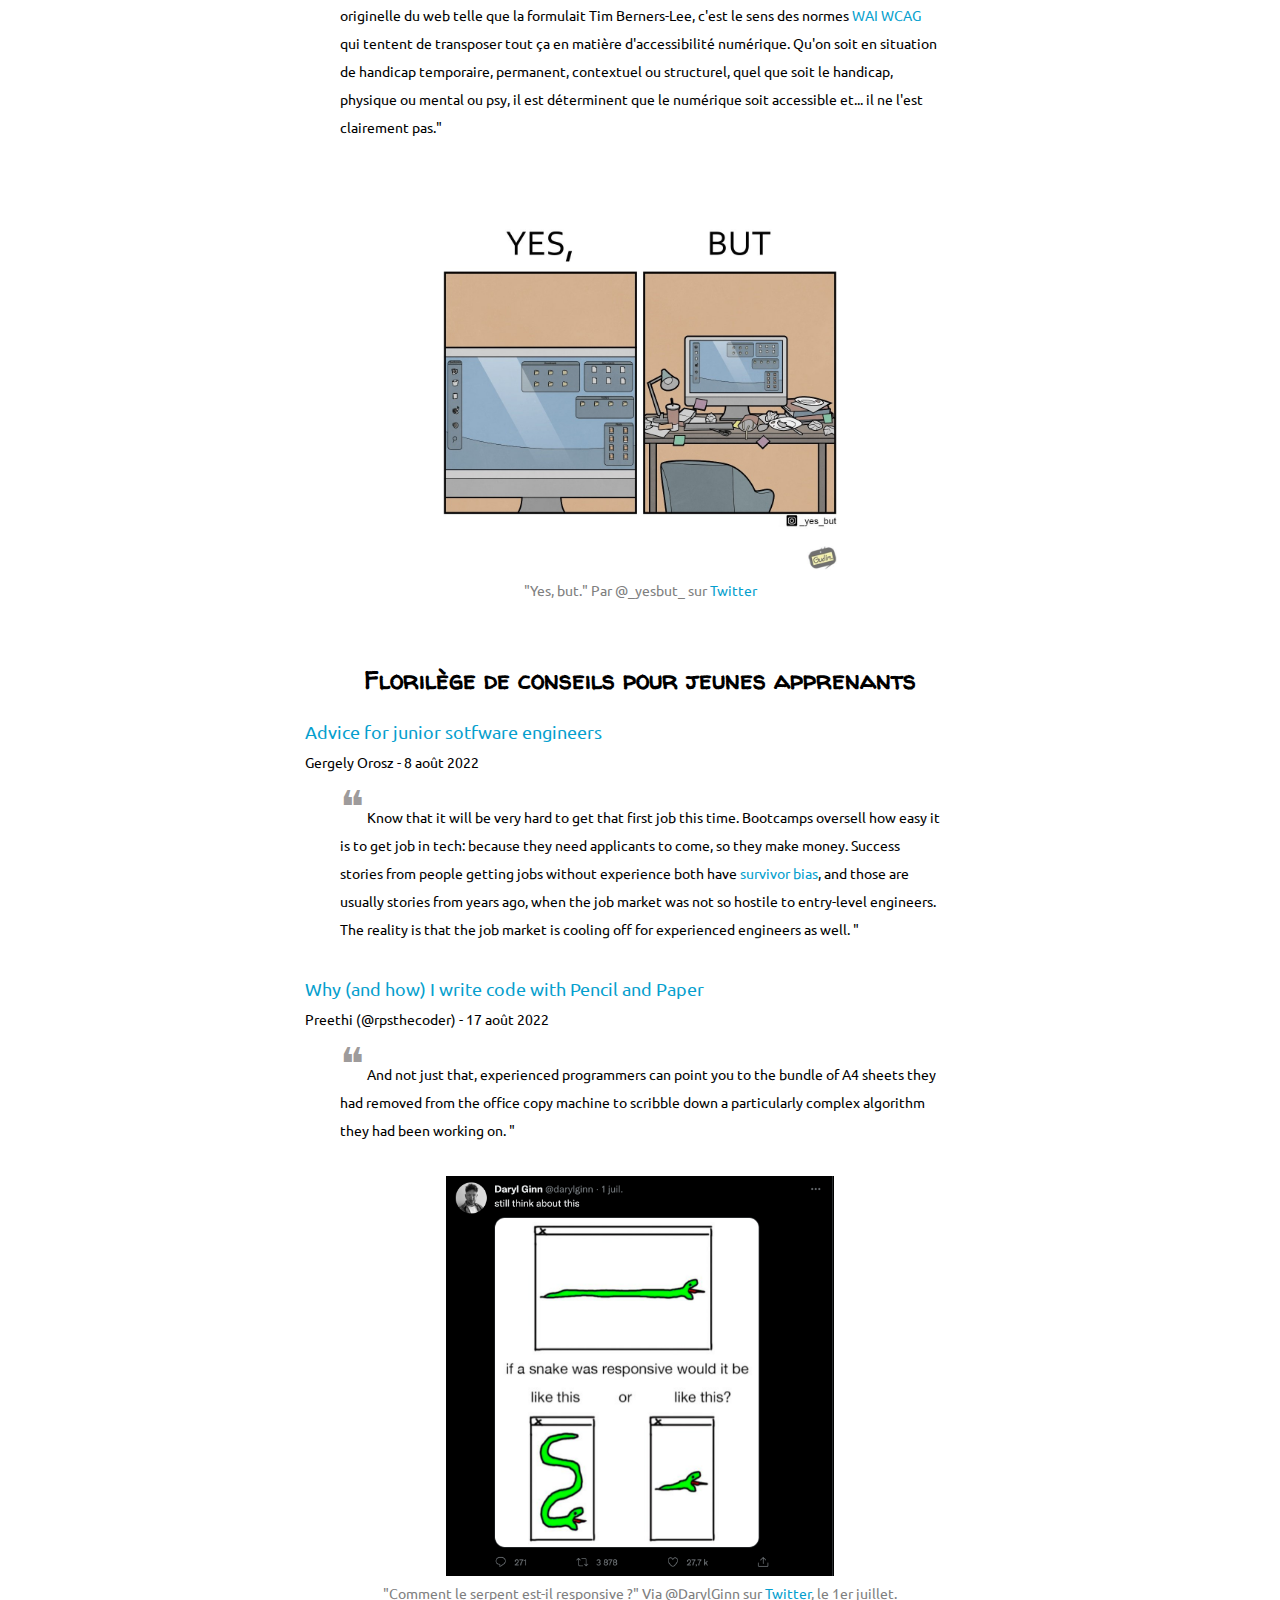
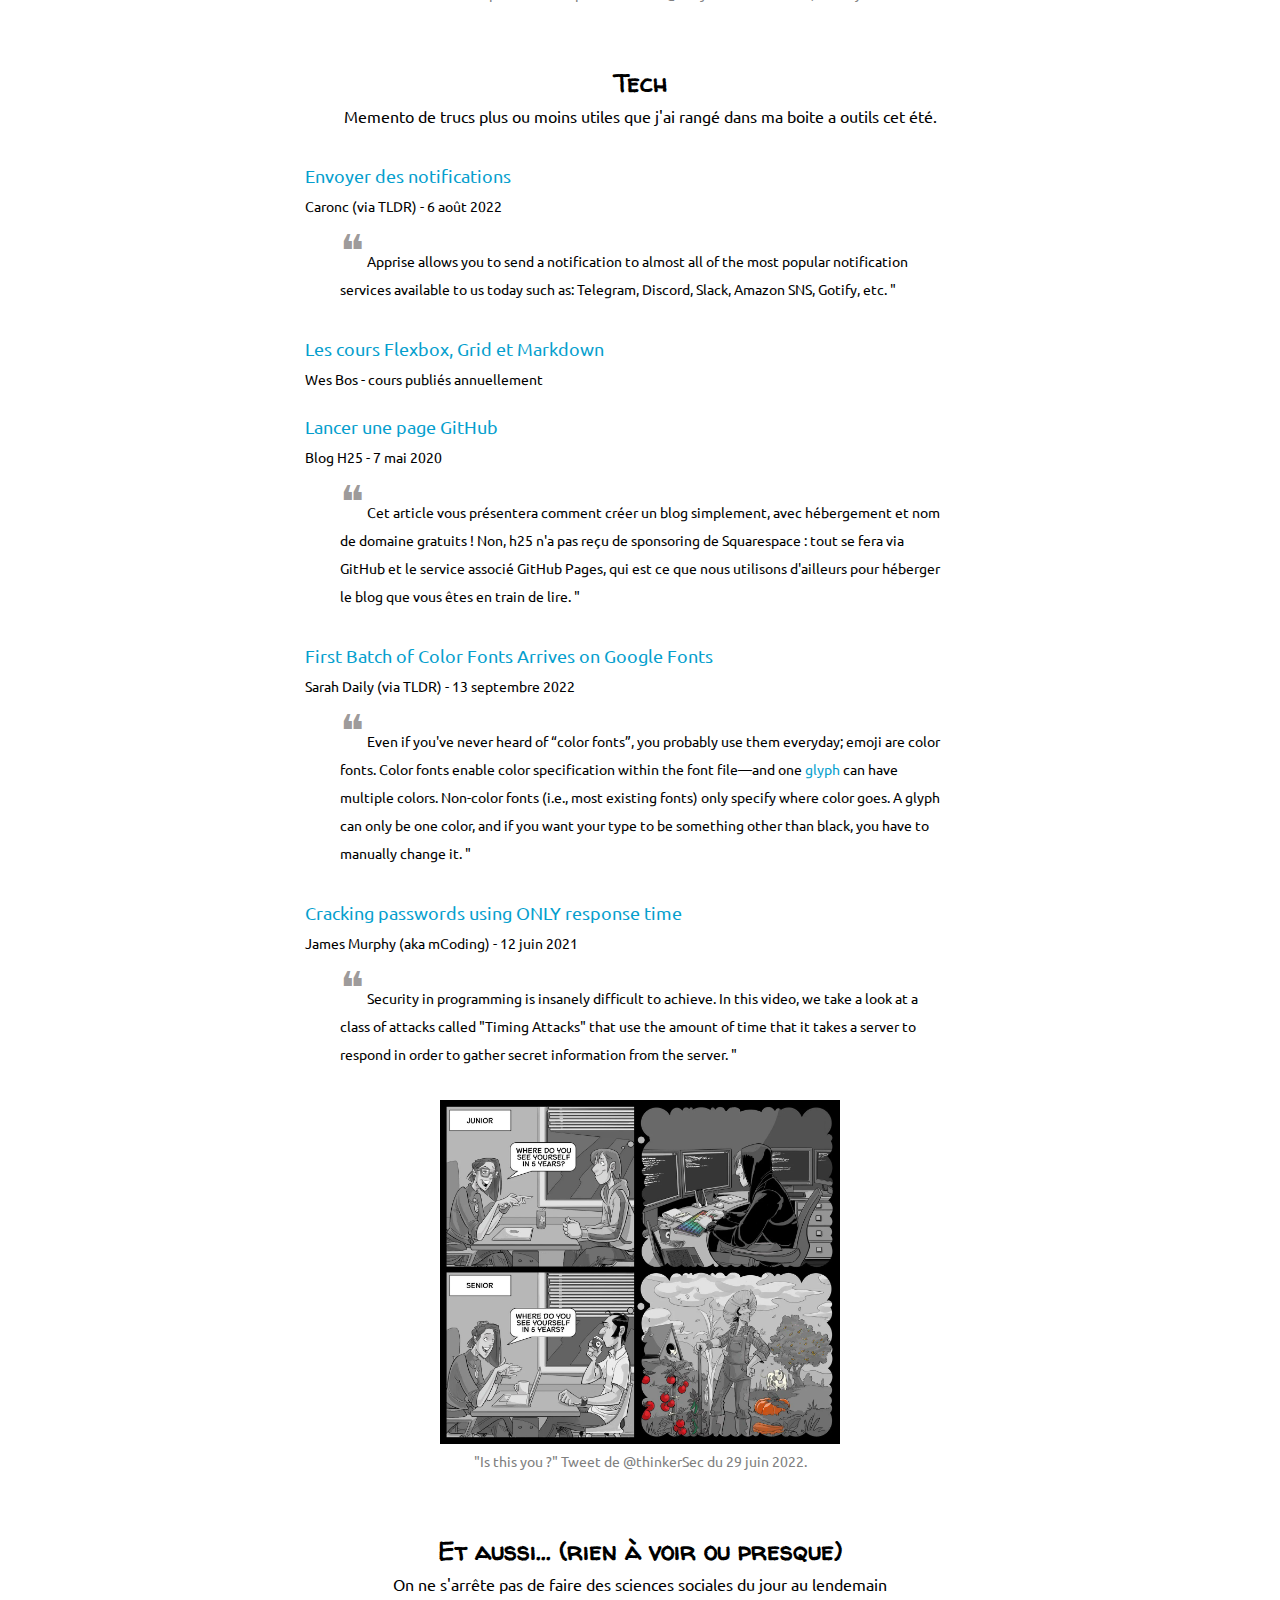
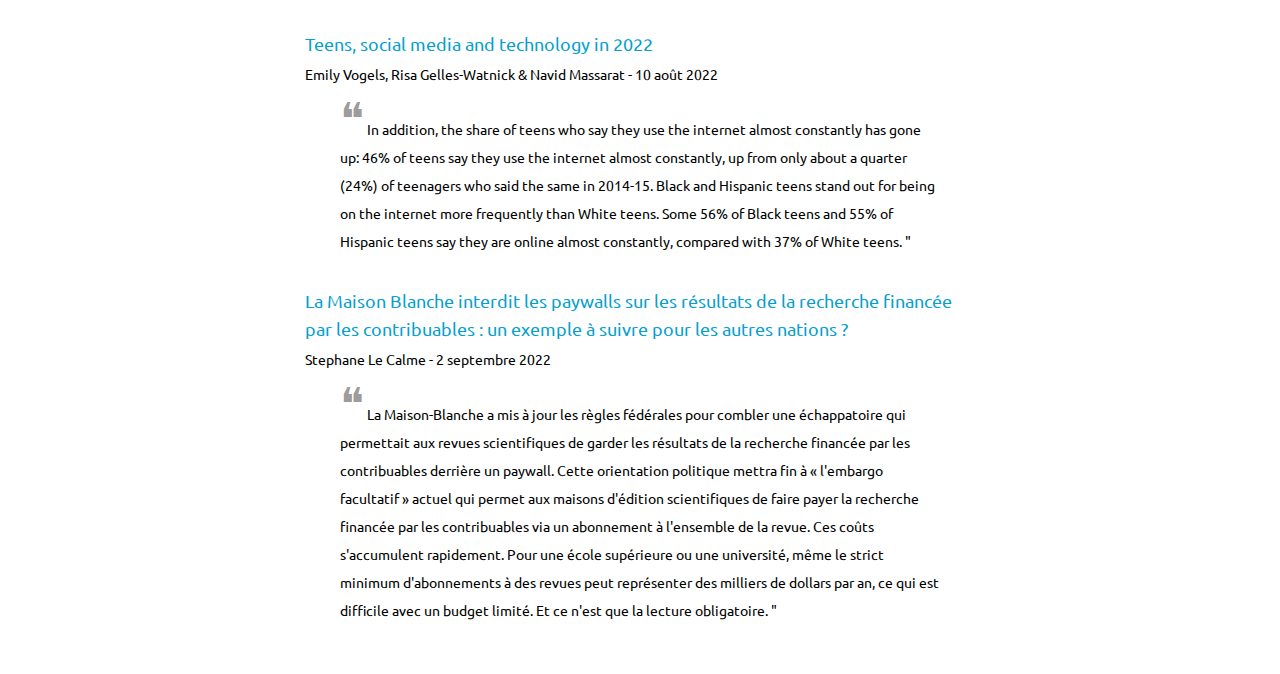
<file: ART-Revue_de_presse.html>
<!DOCTYPE html>
<html lang="fr">
  <head>
    <meta charset="UTF-8" />
    <title>Dre Drey Le blog</title>
    <link rel="stylesheet" href="style.css" />
    <link rel="preconnect" href="https://fonts.googleapis.com" />
    <link rel="preconnect" href="https://fonts.gstatic.com" crossorigin />
    <link
      href="https://fonts.googleapis.com/css2?family=Ubuntu:ital,wght@0,400;0,700;1,400;1,700&family=Walter+Turncoat&display=swap"
      rel="stylesheet"
    />
  </head>
  <body>
    <div class="root-content">
      <div class="header">
        <div class="navigation">
          <div class="titre">
            <h1><a href="Projets.html">&#x2997;Projets&#x2998;</a></h1>
          </div>
          <div class="logo">
            <a href="index.html">
              <img
                src="Pictures/Screen Shot 2022-12-08 at 13.53.42.png"
                alt="logo
              pinguin qui code"
                margin="25px"
              />
              <img class="mug" src="./Pictures/mug.png" />
            </a>
          </div>
          <div class="blog">
            <h1><a href="Blog.html">&#x2997;Le blog &#x2998;</a></h1>
          </div>
        </div>
      </div>
      <h2>La revue de presse de l'été</h2>
      <div class="infos">
        <div class="date">20 septembre 2022</div>
        <div class="hashtag">#revuedepresse #code</div>
      </div>
      <div class="chapeau">
        <p>
          <i
            >Qu'est-ce que j'ai lu cet été : des livres, beaucoup d'articles en
            ligne et quelques tweets. Un panorama sous forme de pense-bête pour
            attaquer la rentrée avec quelques références, de l'accessibilité à
            l'usage de GitHub.</i
          >
        </p>
      </div>
      <hr />
      <div class="article">
        <p>
          Préambule : la revue de presse est une sélection des lectures faites
          sur un temps donné, classée par thématiques. Aucun jugement ni aucun
          avis, certaines sont mieux que d'autres, certaines sont plus utiles.
          Le tout est illustré par des bribes de fun collectées au gré de mes
          pérégrinations Twitter.
        </p>
        <div class="sous_titre">
          <h3>Sobriété et responsabilité du web</h3>
          <p>
            Écologie, accessibilité, <i>privacy</i> : des thématiques qui m'ont
            un peu absorbée cet été.
          </p>
        </div>
        <div class="reference">
          <p>
            <a
              target="_blank"
              href="https://louisderrac.com/2022/08/02/florilege-didees-radicales-pour-un-ecosysteme-numerique-vraiment-plus-responsable"
              >Florilège d'idées radicales pour un écosysteme numérique vraiment
              plus responsable</a
            >
          </p>
        </div>
        <div class="info-reference"><p>Louis Derrac - 2 août 2022</p></div>
        <div class="citation">
          <p>
            <span class="guillemet"> &#10077;</span>
            14. Créer un droit à l'accès Internet et en rendre gratuit l'accès
            haut débit (ADSL ou fibre) pour les étudiants et les personnes en
            difficulté (via
            <a target="_blank" href="https://twitter.com/legrugru">le grugru</a>
            et
            <a target="_blank" href="https://twitter.com/bortzmeyer"
              >Stéphane Borztmeyer</a
            >). Voilà qui contribuerait à soulager la 4G, qui je le rappelle, a
            <a
              target="_blank"
              href="https://blog.ariase.com/mobile/actualite/reseau-4g-sature-salut-viendra-5g-selon-open-signal"
              >son pic d'activité à 22h</a
            >
            (quand les gens sont chez eux donc, pas en mobilité) !! "
          </p>
        </div>
        <div class="reference">
          <p>
            <a
              target="_blank"
              href="https://foundation.mozilla.org/en/blog/why-mozilla-is-scrutinizing-the-privacy-of-pregnancy-apps/"
              >Why Mozilla is scrutinizing the privacy of pregnancy apps ?</a
            >
          </p>
        </div>
        <div class="info-reference"><p>Ashley Boyd - 17 août 2022</p></div>
        <div class="citation">
          <p>
            <span class="guillemet"> &#10077;</span>Today, Mozilla is publishing
            the latest version of
            <a
              target="_blank"
              href="https://foundation.mozilla.org/privacynotincluded/categories/reproductive-health/"
              >Privacy Not Included</a
            >. We investigated the privacy and security features and flaws of 10
            pregnancy apps, 10 period trackers, and 5 wearables. The results are
            grim: Most of these products collect vast amounts of personal data,
            and then share it widely. "
          </p>
        </div>
        <div class="reference">
          <p>
            <a
              target="_blank"
              href="https://sfconservancy.org/blog/2022/jun/30/give-up-github-launch"
              >Give up Github : the time has come !</a
            >
          </p>
        </div>
        <div class="info-reference">
          <p>Denver Gingerich and Bradley M. Kuhn - 30 juin 2022</p>
        </div>
        <div class="citation">
          <p>
            <span class="guillemet"> &#10077;</span> Yet, GitHub comes out again
            and again <i>seeming</i> like a good actor — because they point to
            their largess in providing services to so many FOSS endeavors. But
            we've learned from the many gratis offerings in Big Tech: if you
            aren't the customer, you're the product. The FOSS development
            methodology is GitHub's product, which they've proprietarized and
            repackaged with our active (if often unwitting) help.
            <a target="_blank" href="https://sfconservancy.org/GiveUpGitHub"
              >Giving up GitHub</a
            >
            will require work, sacrifice and may take a long time, even for us.
            "
          </p>
        </div>
        <div class="reference">
          <p>
            <a
              target="_blank"
              href="https://www.linkedin.com/pulse/laccessibilité-du-numérique-au-3-frédéric-bardeau-"
              >L'accessibilite du numérique au coeur</a
            >
          </p>
        </div>
        <div class="info-reference">
          <p>Frederic Bardeau - 26 juillet 2022</p>
        </div>
        <div class="citation">
          <p>
            <span class="guillemet"> &#10077;</span> Enfin, et c'est pas le
            moindre des sujets, l'accessibilité numérique, c'est aussi la
            promesse originelle du web telle que la formulait Tim Berners-Lee,
            c'est le sens des normes
            <a target="_blank" href="https://www.w3.org/WAI/">WAI WCAG</a> qui
            tentent de transposer tout ça en matière d'accessibilité numérique.
            Qu'on soit en situation de handicap temporaire, permanent,
            contextuel ou structurel, quel que soit le handicap, physique ou
            mental ou psy, il est déterminent que le numérique soit accessible
            et... il ne l'est clairement pas."
          </p>
        </div>
        <figure>
          <img
            src="Pictures/yesbut.jpeg"
            alt="ranger son PC c'est super, mais son bureau c'est encore mieux"
          />
          <figcaption>
            "Yes, but." Par @_yesbut_ sur
            <a
              target="_blank"
              href="https://twitter.com/_yesbut_/status/1518719034237325313"
            >
              Twitter</a
            >
          </figcaption>
        </figure>
        <div class="sous_titre">
          <h3>Florilège de conseils pour jeunes apprenants</h3>
        </div>
        <div class="reference">
          <p>
            <a
              target="_blank"
              href="https://blog.pragmaticengineer.com/advice-for-junior-software-engineers/?utm_source=tldrnewsletter](https://blog.pragmaticengineer.com/advice-for-junior-software-engineers/?utm_source=tldrnewsletter"
              >Advice for junior sotfware engineers</a
            >
          </p>
        </div>
        <div class="info-reference"><p>Gergely Orosz - 8 août 2022</p></div>
        <div class="citation">
          <p>
            <span class="guillemet"> &#10077;</span> Know that it will be very
            hard to get that first job this time. Bootcamps oversell how easy it
            is to get job in tech: because they need applicants to come, so they
            make money. Success stories from people getting jobs without
            experience both have
            <a
              target="_blank"
              href="https://en.wikipedia.org/wiki/Survivorship_bias"
              >survivor bias</a
            >, and those are usually stories from years ago, when the job market
            was not so hostile to entry-level engineers. The reality is that the
            job market is cooling off for experienced engineers as well. "
          </p>
        </div>
        <div class="reference">
          <p>
            <a
              target="_blank"
              href="https://css-tricks.com/why-and-how-i-write-code-with-pencil-and-paper/"
              >Why (and how) I write code with Pencil and Paper</a
            >
          </p>
        </div>
        <div class="info-reference">
          <p>Preethi (@rpsthecoder) - 17 août 2022</p>
        </div>
        <div class="citation">
          <p>
            <span class="guillemet"> &#10077;</span> And not just that,
            experienced programmers can point you to the bundle of A4 sheets
            they had removed from the office copy machine to scribble down a
            particularly complex algorithm they had been working on. "
          </p>
        </div>
        <figure>
          <img
            src="Pictures/TweetDarylGinn.png"
            alt="comment un serpent est-il responsive?"
          />
          <figcaption>
            "Comment le serpent est-il responsive ?" Via @DarylGinn sur
            <a
              target="_blank"
              href="https://twitter.com/darylginn/status/1542862388386402304"
              >Twitter</a
            >, le 1er juillet.
          </figcaption>
        </figure>
        <div class="sous_titre">
          <h3>Tech</h3>
          <p>
            Memento de trucs plus ou moins utiles que j'ai rangé dans ma boite a
            outils cet été.
          </p>
        </div>
        <div class="reference">
          <p>
            <a
              target="_blank"
              href="https://github.com/caronc/apprise?utm_source=tldrnewsletter"
              >Envoyer des notifications</a
            >
          </p>
        </div>
        <div class="info-reference"><p>Caronc (via TLDR) - 6 août 2022</p></div>
        <div class="citation">
          <p>
            <span class="guillemet"> &#10077;</span> Apprise allows you to send
            a notification to almost all of the most popular notification
            services available to us today such as: Telegram, Discord, Slack,
            Amazon SNS, Gotify, etc. "
          </p>
        </div>
        <div class="reference">
          <p>
            <a target="_blank" href="https://wesbos.com/courses"
              >Les cours Flexbox, Grid et Markdown</a
            >
          </p>
        </div>
        <div class="info-reference">
          <p>Wes Bos - cours publiés annuellement</p>
        </div>
        <div class="reference">
          <p>
            <a target="_blank" href="https://blog.h25.io/Tuto-Blog/"
              >Lancer une page GitHub</a
            >
          </p>
        </div>
        <div class="info-reference"><p>Blog H25 - 7 mai 2020</p></div>
        <div class="citation">
          <p>
            <span class="guillemet"> &#10077;</span> Cet article vous présentera
            comment créer un blog simplement, avec hébergement et nom de domaine
            gratuits ! Non, h25 n'a pas reçu de sponsoring de Squarespace : tout
            se fera via GitHub et le service associé GitHub Pages, qui est ce
            que nous utilisons d'ailleurs pour héberger le blog que vous êtes en
            train de lire. "
          </p>
        </div>
        <div class="reference">
          <p>
            <a
              target="_blank"
              href=" https://material.io/blog/color-fonts-are-here?utm_source=tldrnewsletter"
              >First Batch of Color Fonts Arrives on Google Fonts</a
            >
          </p>
        </div>
        <div class="info-reference">
          <p>Sarah Daily (via TLDR) - 13 septembre 2022</p>
        </div>
        <div class="citation">
          <p>
            <span class="guillemet"> &#10077;</span>
            Even if you've never heard of “color fonts”, you probably use them
            everyday; emoji are color fonts. Color fonts enable color
            specification within the font file—and one
            <a
              target="_blank"
              href="https://fonts.google.com/knowledge/glossary/glyph"
              >glyph</a
            >
            can have multiple colors. Non-color fonts (i.e., most existing
            fonts) only specify where color goes. A glyph can only be one color,
            and if you want your type to be something other than black, you have
            to manually change it. "
          </p>
        </div>
        <div class="reference">
          <p>
            <a
              target="_blank"
              href="https://www.youtube.com/watch?v=XThL0LP3RjY"
            >
              Cracking passwords using ONLY response time</a
            >
          </p>
        </div>
        <div class="info-reference">
          <p>James Murphy (aka mCoding) - 12 juin 2021</p>
        </div>
        <div class="citation">
          <p>
            <span class="guillemet"> &#10077;</span> Security in programming is
            insanely difficult to achieve. In this video, we take a look at a
            class of attacks called "Timing Attacks" that use the amount of time
            that it takes a server to respond in order to gather secret
            information from the server. "
          </p>
        </div>
        <figure>
          <img
            src="Pictures/isthisyou.jpeg"
            alt="les developpeurs junior veulent être hackers, les seniors veulent être fermiers"
          />
          <figcaption>
            "Is this you ?" Tweet de @thinkerSec du 29 juin 2022.
          </figcaption>
        </figure>
        <div class="sous_titre">
          <h3>Et aussi... (rien à voir ou presque)</h3>
          <p>
            On ne s'arrête pas de faire des sciences sociales du jour au
            lendemain
          </p>
        </div>
        <div class="reference">
          <p>
            <a
              target="_blank"
              href="https://www.pewresearch.org/internet/2022/08/10/teens-social-media-and-technology-2022/?utm_source=tldrnewsletter"
              >Teens, social media and technology in 2022</a
            >
          </p>
        </div>
        <div class="info-reference">
          <p>
            Emily Vogels, Risa Gelles-Watnick & Navid Massarat - 10 août 2022
          </p>
        </div>
        <div class="citation">
          <p>
            <span class="guillemet"> &#10077;</span> In addition, the share of
            teens who say they use the internet almost constantly has gone up:
            46% of teens say they use the internet almost constantly, up from
            only about a quarter (24%) of teenagers who said the same in
            2014-15. Black and Hispanic teens stand out for being on the
            internet more frequently than White teens. Some 56% of Black teens
            and 55% of Hispanic teens say they are online almost constantly,
            compared with 37% of White teens. "
          </p>
        </div>
        <div class="reference">
          <p>
            <a
              target="_blank"
              href="https://www.developpez.com/actu/336183/La-Maison-Blanche-interdit-les-paywalls-sur-les-resultats-de-la-recherche-financee-par-les-contribuables-un-exemple-a-suivre-pour-les-autres-nations"
              >La Maison Blanche interdit les paywalls sur les résultats de la
              recherche financée par les contribuables : un exemple à suivre
              pour les autres nations ?</a
            >
          </p>
        </div>
        <div class="info-reference">
          <p>Stephane Le Calme - 2 septembre 2022</p>
        </div>
        <div class="citation">
          <p>
            <span class="guillemet"> &#10077;</span> La Maison-Blanche a mis à
            jour les règles fédérales pour combler une échappatoire qui
            permettait aux revues scientifiques de garder les résultats de la
            recherche financée par les contribuables derrière un paywall. Cette
            orientation politique mettra fin à « l'embargo facultatif » actuel
            qui permet aux maisons d'édition scientifiques de faire payer la
            recherche financée par les contribuables via un abonnement à
            l'ensemble de la revue. Ces coûts s'accumulent rapidement. Pour une
            école supérieure ou une université, même le strict minimum
            d'abonnements à des revues peut représenter des milliers de dollars
            par an, ce qui est difficile avec un budget limité. Et ce n'est que
            la lecture obligatoire. "
          </p>
        </div>
      </div>
    </div>
  </body>
</html>
</file>
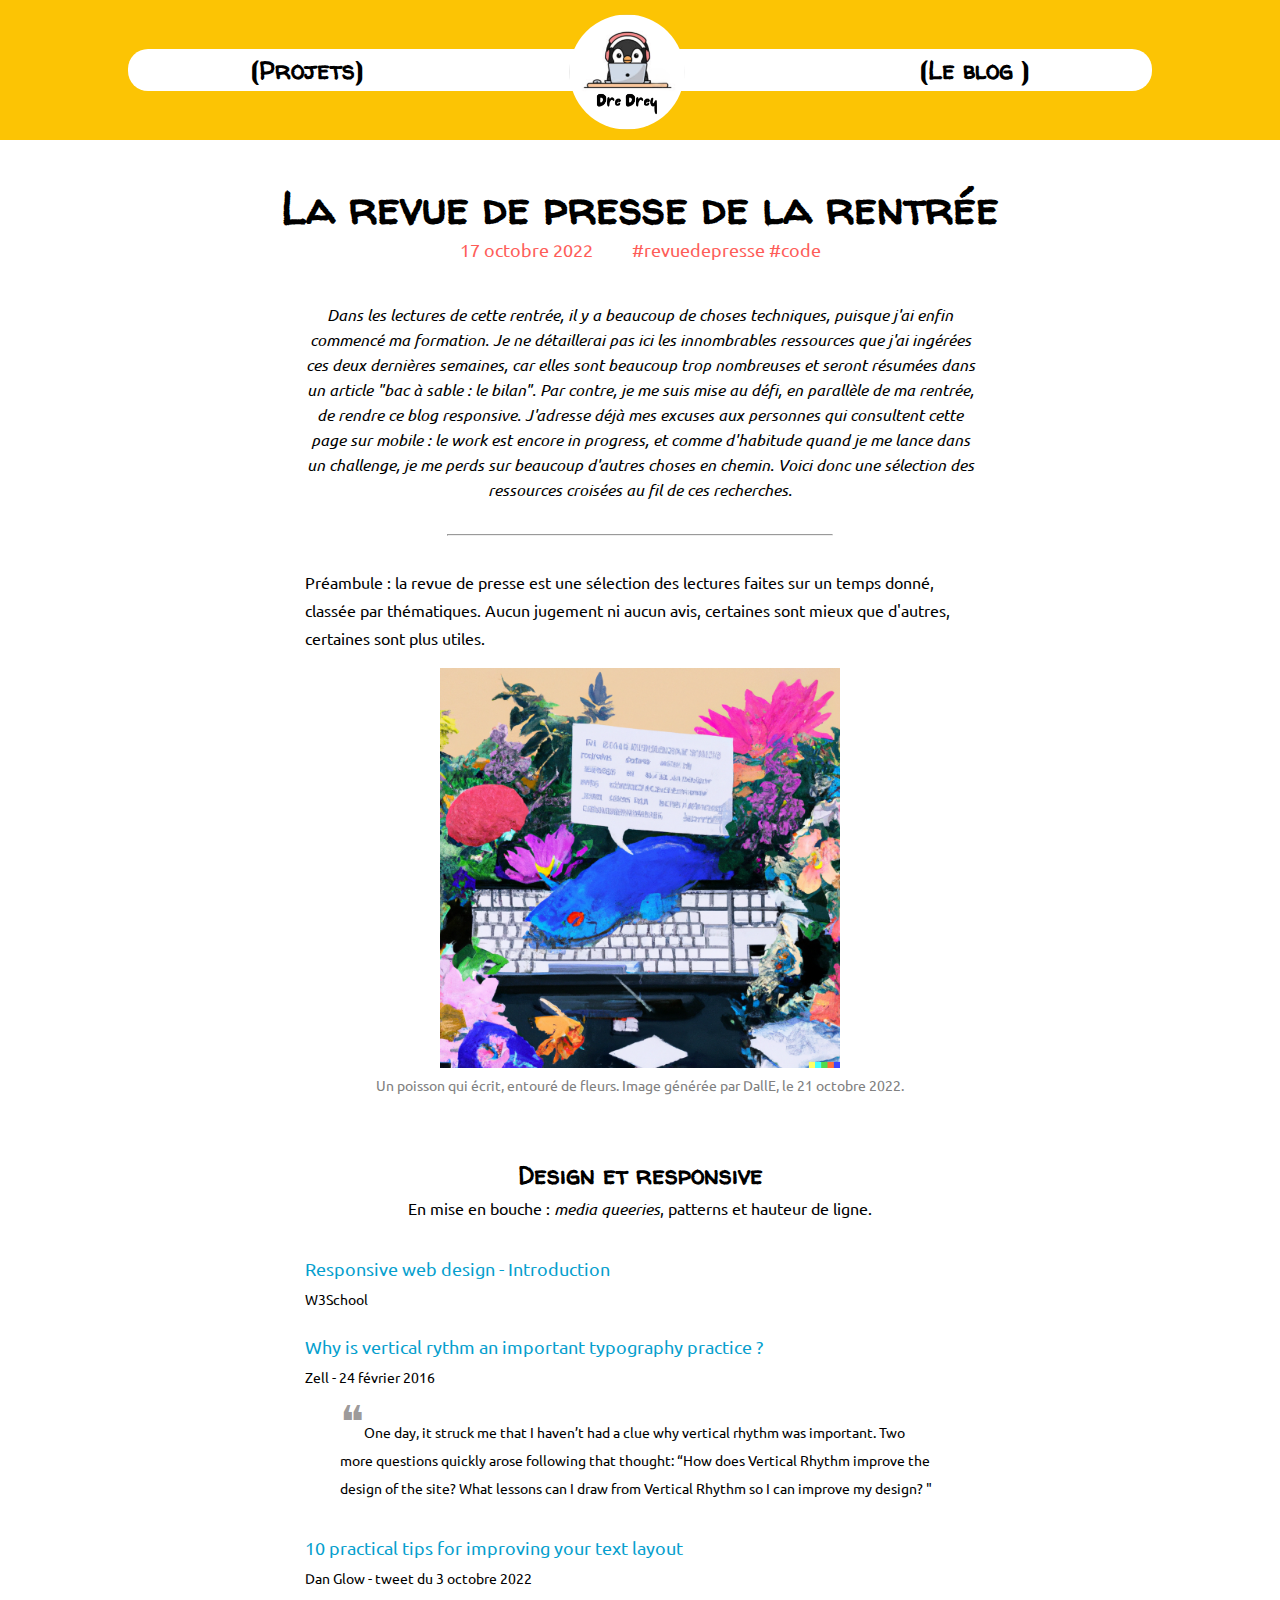
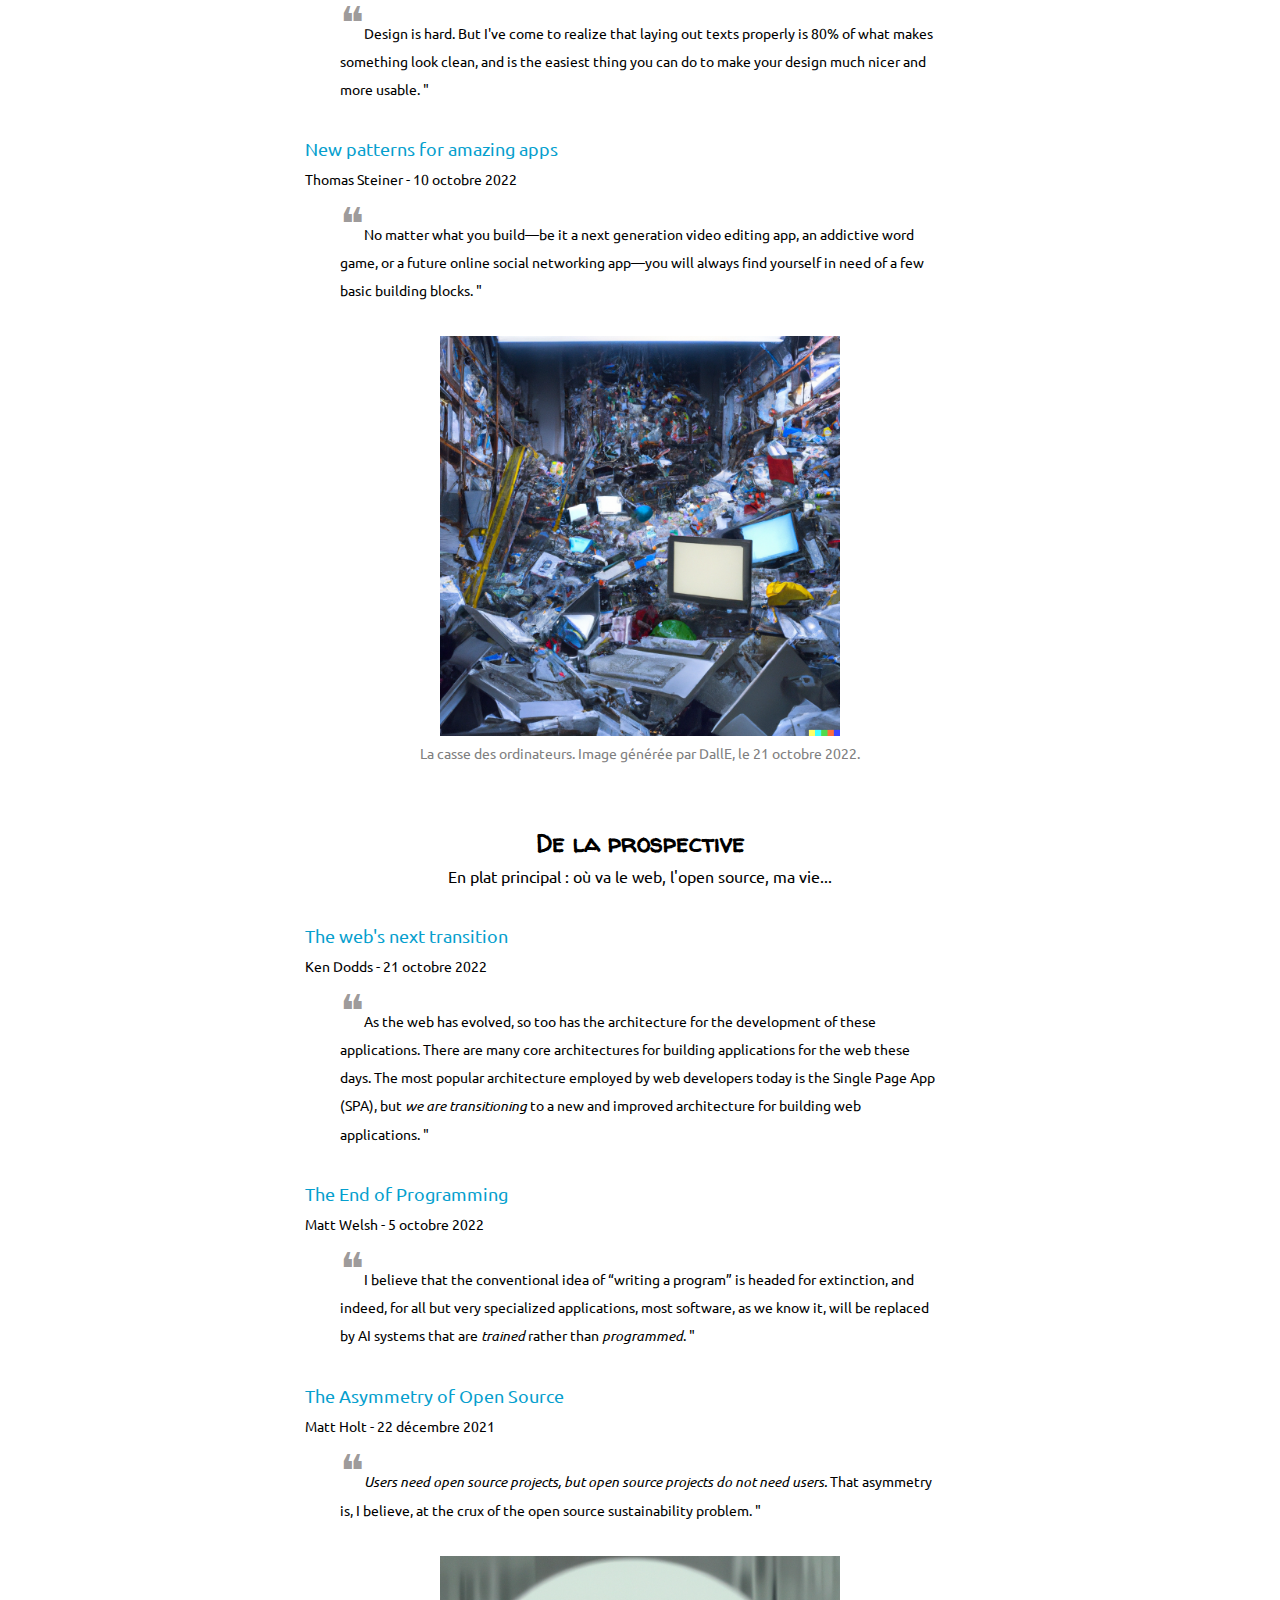
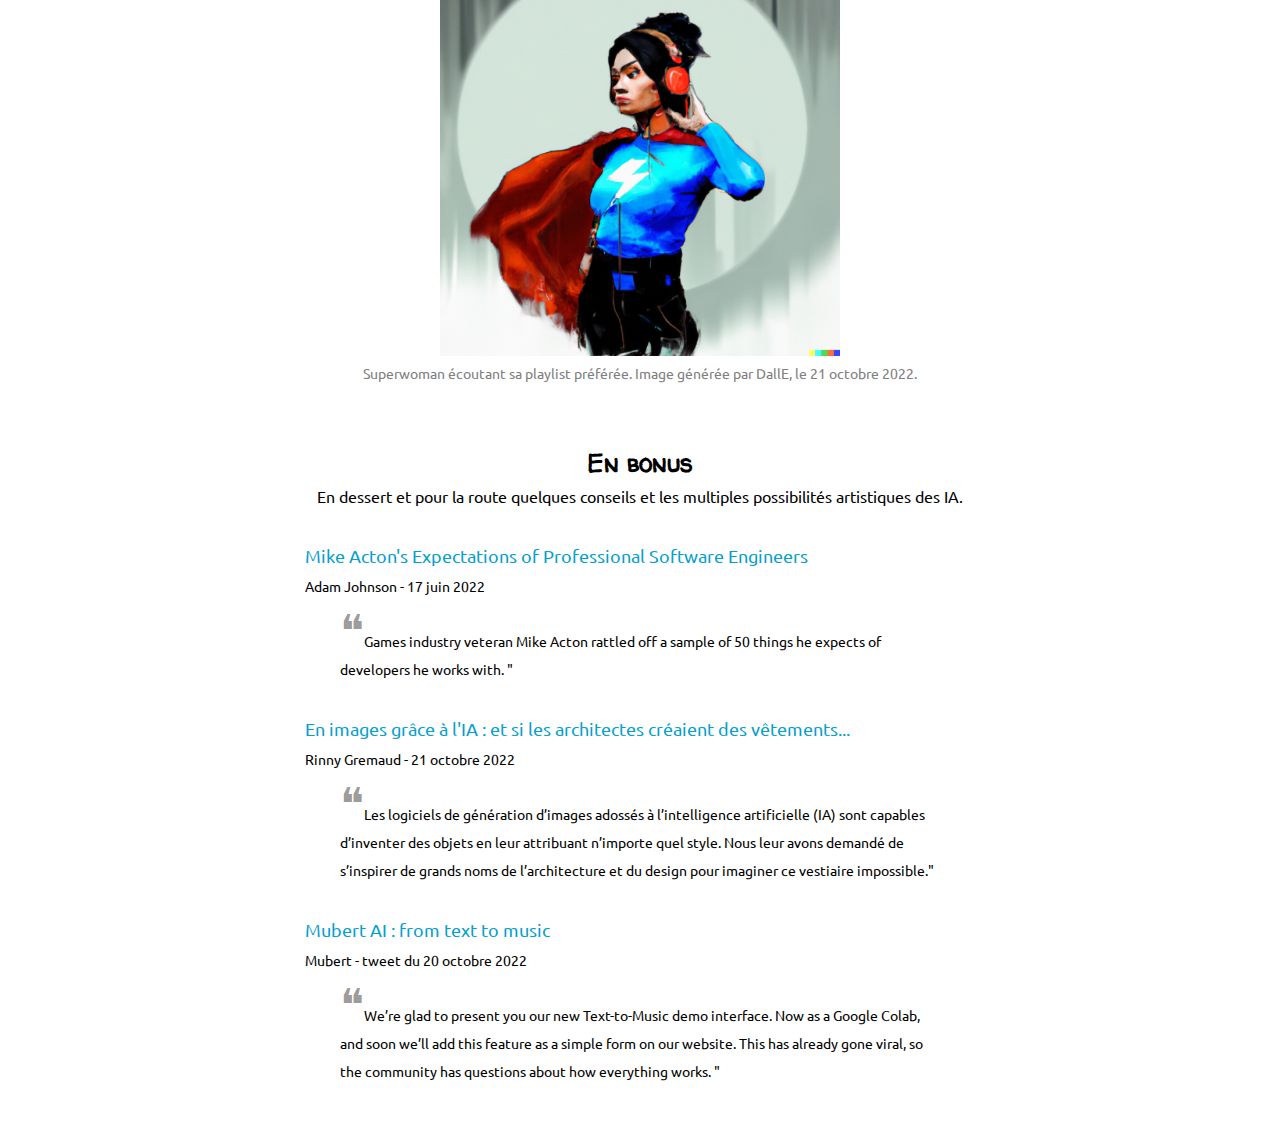
<file: ART-Revue_de_presse2.html>
<!DOCTYPE html>
<html lang="fr">
  <head>
    <meta charset="UTF-8" />
    <title>Dre Drey Le blog</title>
    <link rel="stylesheet" href="style.css" />
    <link rel="preconnect" href="https://fonts.googleapis.com" />
    <link rel="preconnect" href="https://fonts.gstatic.com" crossorigin />
    <link
      href="https://fonts.googleapis.com/css2?family=Ubuntu:ital,wght@0,400;0,700;1,400;1,700&family=Walter+Turncoat&display=swap"
      rel="stylesheet"
    />
  </head>
  <body>
    <div class="root-content">
      <div class="header">
        <div class="navigation">
          <div class="titre">
            <h1><a href="Projets.html">&#x2997;Projets&#x2998;</a></h1>
          </div>
          <div class="logo">
            <a href="index.html">
              <img
                src="Pictures/Screen Shot 2022-12-08 at 13.53.42.png"
                alt="logo
              pinguin qui code"
                margin="25px"
              />
              <img class="mug" src="./Pictures/mug.png" />
            </a>
          </div>
          <div class="blog">
            <h1><a href="Blog.html">&#x2997;Le blog &#x2998;</a></h1>
          </div>
        </div>
      </div>
      <h2>La revue de presse de la rentrée</h2>
      <div class="infos">
        <div class="date">17 octobre 2022</div>
        <div class="hashtag">#revuedepresse #code</div>
      </div>
      <div class="chapeau">
        <p>
          <i
            >Dans les lectures de cette rentrée, il y a beaucoup de choses
            techniques, puisque j'ai enfin commencé ma formation. Je ne
            détaillerai pas ici les innombrables ressources que j'ai ingérées
            ces deux dernières semaines, car elles sont beaucoup trop nombreuses
            et seront résumées dans un article "bac à sable : le bilan". Par
            contre, je me suis mise au défi, en parallèle de ma rentrée, de
            rendre ce blog responsive. J'adresse déjà mes excuses aux personnes
            qui consultent cette page sur mobile : le work est encore in
            progress, et comme d'habitude quand je me lance dans un challenge,
            je me perds sur beaucoup d'autres choses en chemin. Voici donc une
            sélection des ressources croisées au fil de ces recherches.</i
          >
        </p>
      </div>
      <hr />
      <div class="article">
        <p>
          Préambule : la revue de presse est une sélection des lectures faites
          sur un temps donné, classée par thématiques. Aucun jugement ni aucun
          avis, certaines sont mieux que d'autres, certaines sont plus utiles.
        </p>

        <figure>
          <img
            src="Pictures/DALL·E 2022-10-21 15.09.44 - a fish typing a lot of text, surrounded by flowers, digital art.png"
            alt="a fish typing a lot of text, surrounded by flowers, digital art"
          />
          <figcaption>
            Un poisson qui écrit, entouré de fleurs. Image générée par DallE, le
            21 octobre 2022.
          </figcaption>
        </figure>
        <div class="sous_titre">
          <h3>Design et responsive</h3>
          <p>
            En mise en bouche : <i>media queeries</i>, patterns et hauteur de
            ligne.
          </p>
        </div>
        <div class="reference">
          <p>
            <a
              target="_blank"
              href="https://www.w3schools.com/css/css_rwd_intro.asp"
              >Responsive web design - Introduction</a
            >
          </p>
        </div>
        <div class="info-reference"><p>W3School</p></div>

        <div class="reference">
          <p>
            <a
              target="_blank"
              href="https://zellwk.com/blog/why-vertical-rhythms/"
              >Why is vertical rythm an important typography practice ?</a
            >
          </p>
        </div>
        <div class="info-reference"><p>Zell - 24 février 2016</p></div>
        <div class="citation">
          <p>
            <span class="guillemet"> &#10077;</span>One day, it struck me that I
            haven’t had a clue why vertical rhythm was important. Two more
            questions quickly arose following that thought: “How does Vertical
            Rhythm improve the design of the site? What lessons can I draw from
            Vertical Rhythm so I can improve my design? "
          </p>
        </div>
        <div class="reference">
          <p>
            <a
              target="_blank"
              href="https://twitter.com/danqing_liu/status/1576997489529344001"
              >10 practical tips for improving your text layout</a
            >
          </p>
        </div>
        <div class="info-reference">
          <p>Dan Glow - tweet du 3 octobre 2022</p>
        </div>
        <div class="citation">
          <p>
            <span class="guillemet"> &#10077;</span>Design is hard. But I've
            come to realize that laying out texts properly is 80% of what makes
            something look clean, and is the easiest thing you can do to make
            your design much nicer and more usable. "
          </p>
        </div>
        <div class="reference">
          <p>
            <a
              target="_blank"
              href="https://web.dev/new-patterns-for-amazing-apps/?utm_source=tldrnewsletter"
              >New patterns for amazing apps</a
            >
          </p>
        </div>
        <div class="info-reference">
          <p>Thomas Steiner - 10 octobre 2022</p>
        </div>
        <div class="citation">
          <p>
            <span class="guillemet"> &#10077;</span>No matter what you build—be
            it a next generation video editing app, an addictive word game, or a
            future online social networking app—you will always find yourself in
            need of a few basic building blocks. "
          </p>
        </div>
        <figure>
          <img
            src="Pictures/DALL·E 2022-10-21 15.11.45 - computer scrap yard, digital art.png"
            alt="computer scrap yard, digital art"
          />
          <figcaption>
            La casse des ordinateurs. Image générée par DallE, le 21 octobre
            2022.
          </figcaption>
        </figure>
        <div class="sous_titre">
          <h3>De la prospective</h3>
          <p>En plat principal : où va le web, l'open source, ma vie...</p>
        </div>
        <div class="reference">
          <p>
            <a
              target="_blank"
              href="https://www.epicweb.dev/the-webs-next-transition"
              >The web's next transition</a
            >
          </p>
        </div>
        <div class="info-reference">
          <p>Ken Dodds - 21 octobre 2022</p>
        </div>
        <div class="citation">
          <p>
            <span class="guillemet"> &#10077;</span>As the web has evolved, so
            too has the architecture for the development of these applications.
            There are many core architectures for building applications for the
            web these days. The most popular architecture employed by web
            developers today is the Single Page App (SPA), but
            <i>we are transitioning</i> to a new and improved architecture for
            building web applications. "
          </p>
        </div>
        <div class="reference">
          <p>
            <a
              target="_blank"
              href="https://levelup.gitconnected.com/the-end-of-programming-6e3f7ff0d8b4"
              >The End of Programming</a
            >
          </p>
        </div>
        <div class="info-reference">
          <p>Matt Welsh - 5 octobre 2022</p>
        </div>
        <div class="citation">
          <p>
            <span class="guillemet"> &#10077;</span>I believe that the
            conventional idea of “writing a program” is headed for extinction,
            and indeed, for all but very specialized applications, most
            software, as we know it, will be replaced by AI systems that are
            <i>trained</i> rather than <i>programmed</i>. "
          </p>
        </div>
        <div class="reference">
          <p>
            <a
              target="_blank"
              href="https://matt.life/writing/the-asymmetry-of-open-source?utm_source=tldrnewsletter"
              >The Asymmetry of Open Source</a
            >
          </p>
        </div>
        <div class="info-reference">
          <p>Matt Holt - 22 décembre 2021</p>
        </div>
        <div class="citation">
          <p>
            <span class="guillemet"> &#10077;</span
            ><i
              >Users need open source projects, but open source projects do not
              need users.</i
            >
            That asymmetry is, I believe, at the crux of the open source
            sustainability problem. "
          </p>
        </div>
        <figure>
          <img
            src="Pictures/DALL·E 2022-10-21 15.16.27 - superwoman listening to music digital art.png"
            alt="superwoman listening to music digital art"
          />
          <figcaption>
            Superwoman écoutant sa playlist préférée. Image générée par DallE,
            le 21 octobre 2022.
          </figcaption>
        </figure>
        <div class="sous_titre">
          <h3>En bonus</h3>
          <p>
            En dessert et pour la route quelques conseils et les multiples
            possibilités artistiques des IA.
          </p>
        </div>
        <div class="reference">
          <p>
            <a
              target="_blank"
              href="https://adamj.eu/tech/2022/06/17/mike-actons-expectations-of-professional-software-engineers/?utm_source=tldrnewsletter"
              >Mike Acton's Expectations of Professional Software Engineers</a
            >
          </p>
        </div>
        <div class="info-reference">
          <p>Adam Johnson - 17 juin 2022</p>
        </div>
        <div class="citation">
          <p>
            <span class="guillemet"> &#10077;</span>Games industry veteran Mike
            Acton rattled off a sample of 50 things he expects of developers he
            works with. "
          </p>
        </div>
        <div class="reference">
          <p>
            <a
              target="_blank"
              href="https://www.letemps.ch/culture/images-grace-lia-architectes-creaient-vetements?utm_source=twitter&utm_medium=social&utm_campaign=article_traffic"
              >En images grâce à l'IA : et si les architectes créaient des
              vêtements...</a
            >
          </p>
        </div>
        <div class="info-reference">
          <p>Rinny Gremaud - 21 octobre 2022</p>
        </div>
        <div class="citation">
          <p>
            <span class="guillemet"> &#10077;</span>Les logiciels de génération
            d’images adossés à l’intelligence artificielle (IA) sont capables
            d’inventer des objets en leur attribuant n’importe quel style. Nous
            leur avons demandé de s’inspirer de grands noms de l’architecture et
            du design pour imaginer ce vestiaire impossible."
          </p>
        </div>
        <div class="reference">
          <p>
            <a
              target="_blank"
              href="https://twitter.com/shiropen2/status/1582949233887694848"
              >Mubert AI : from text to music</a
            >
          </p>
        </div>
        <div class="info-reference">
          <p>Mubert - tweet du 20 octobre 2022</p>
        </div>
        <div class="citation">
          <p>
            <span class="guillemet"> &#10077;</span>We’re glad to present you
            our new Text-to-Music demo interface. Now as a Google Colab, and
            soon we’ll add this feature as a simple form on our website. This
            has already gone viral, so the community has questions about how
            everything works. "
          </p>
        </div>
      </div>
    </div>
  </body>
</html>
</file>
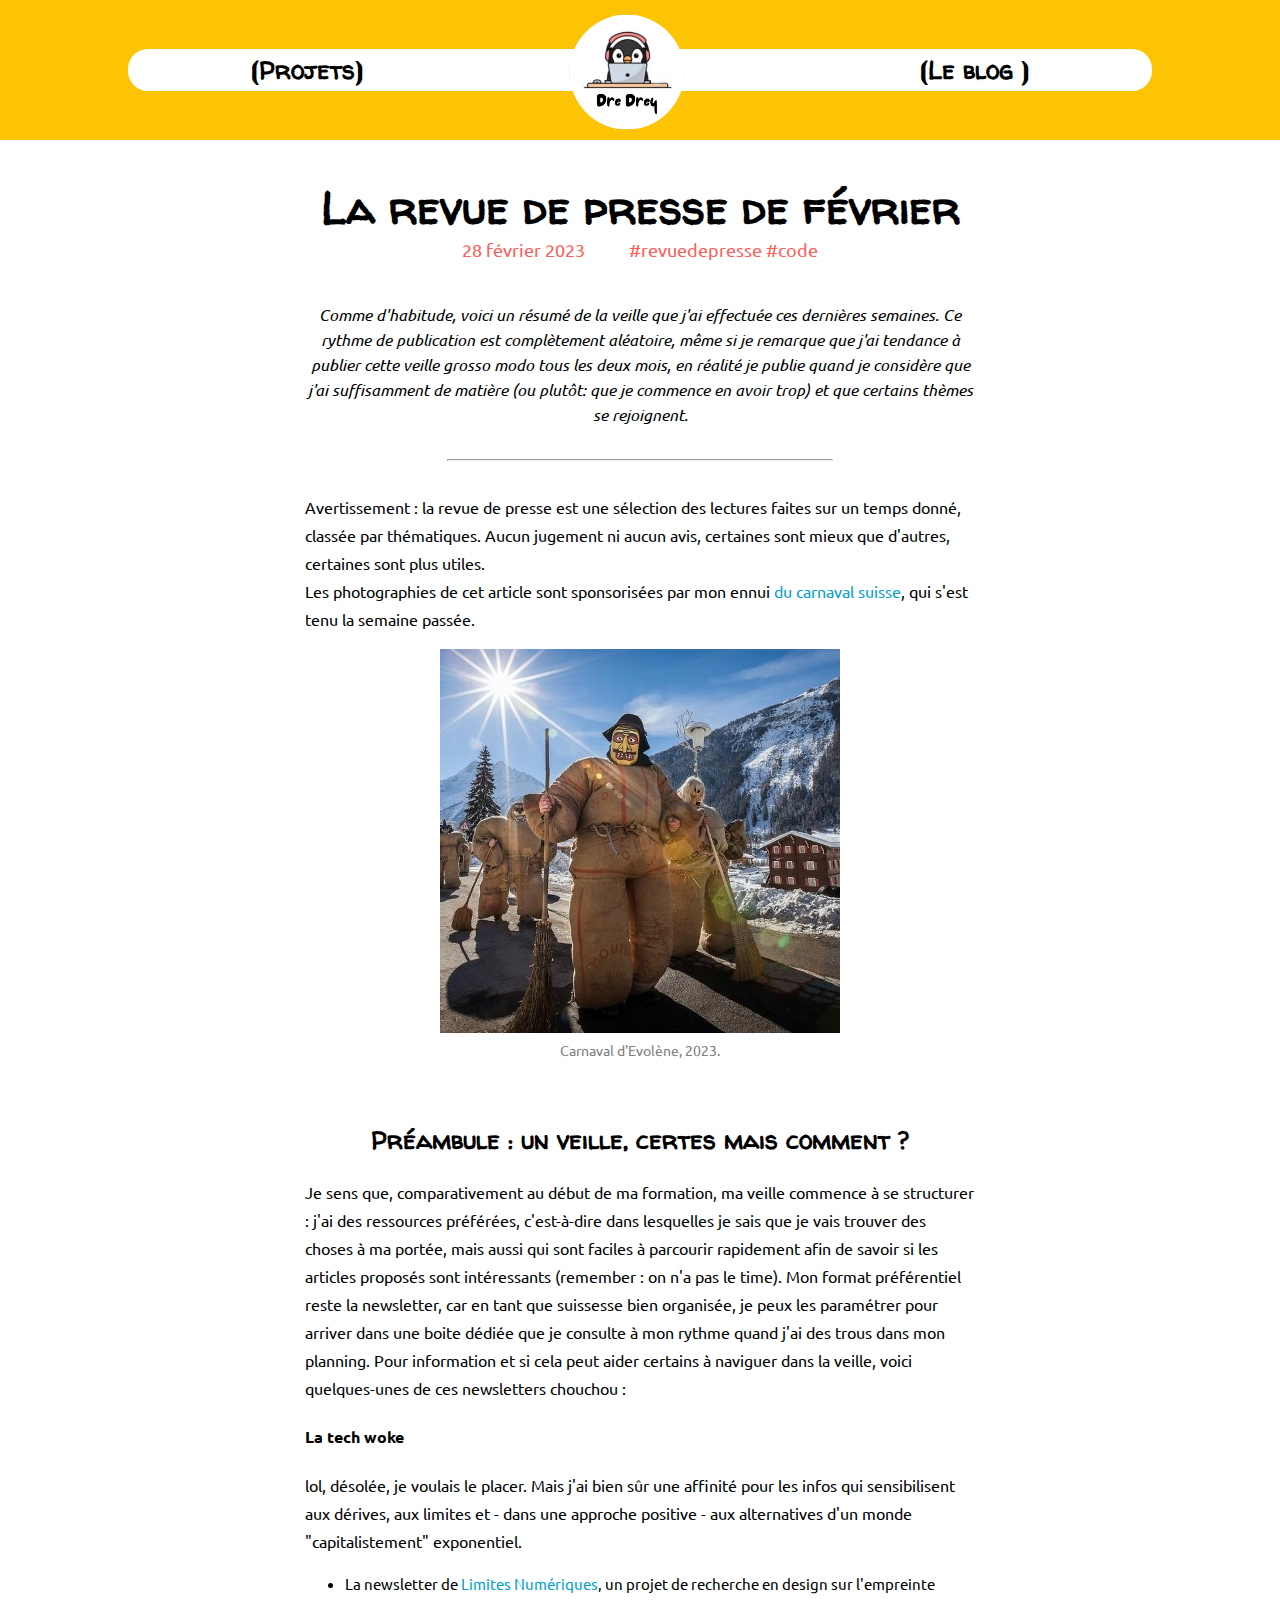
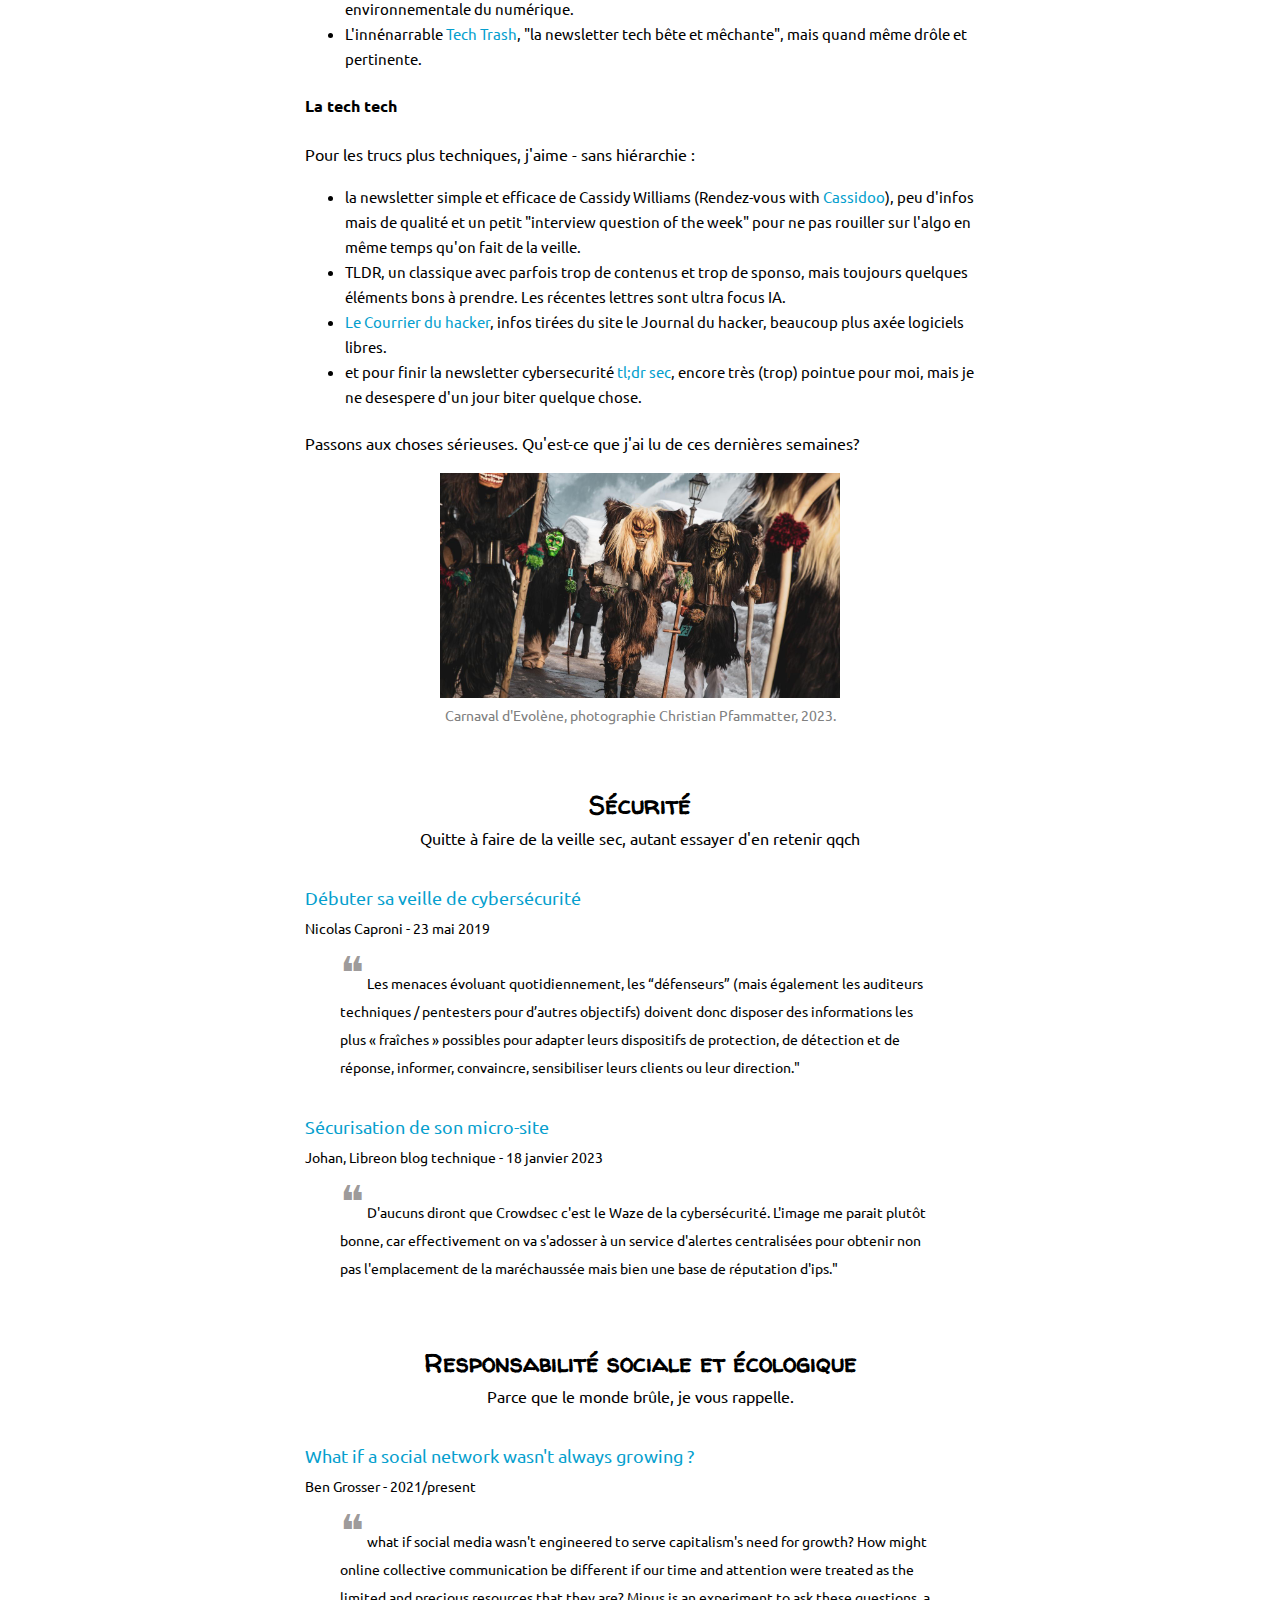
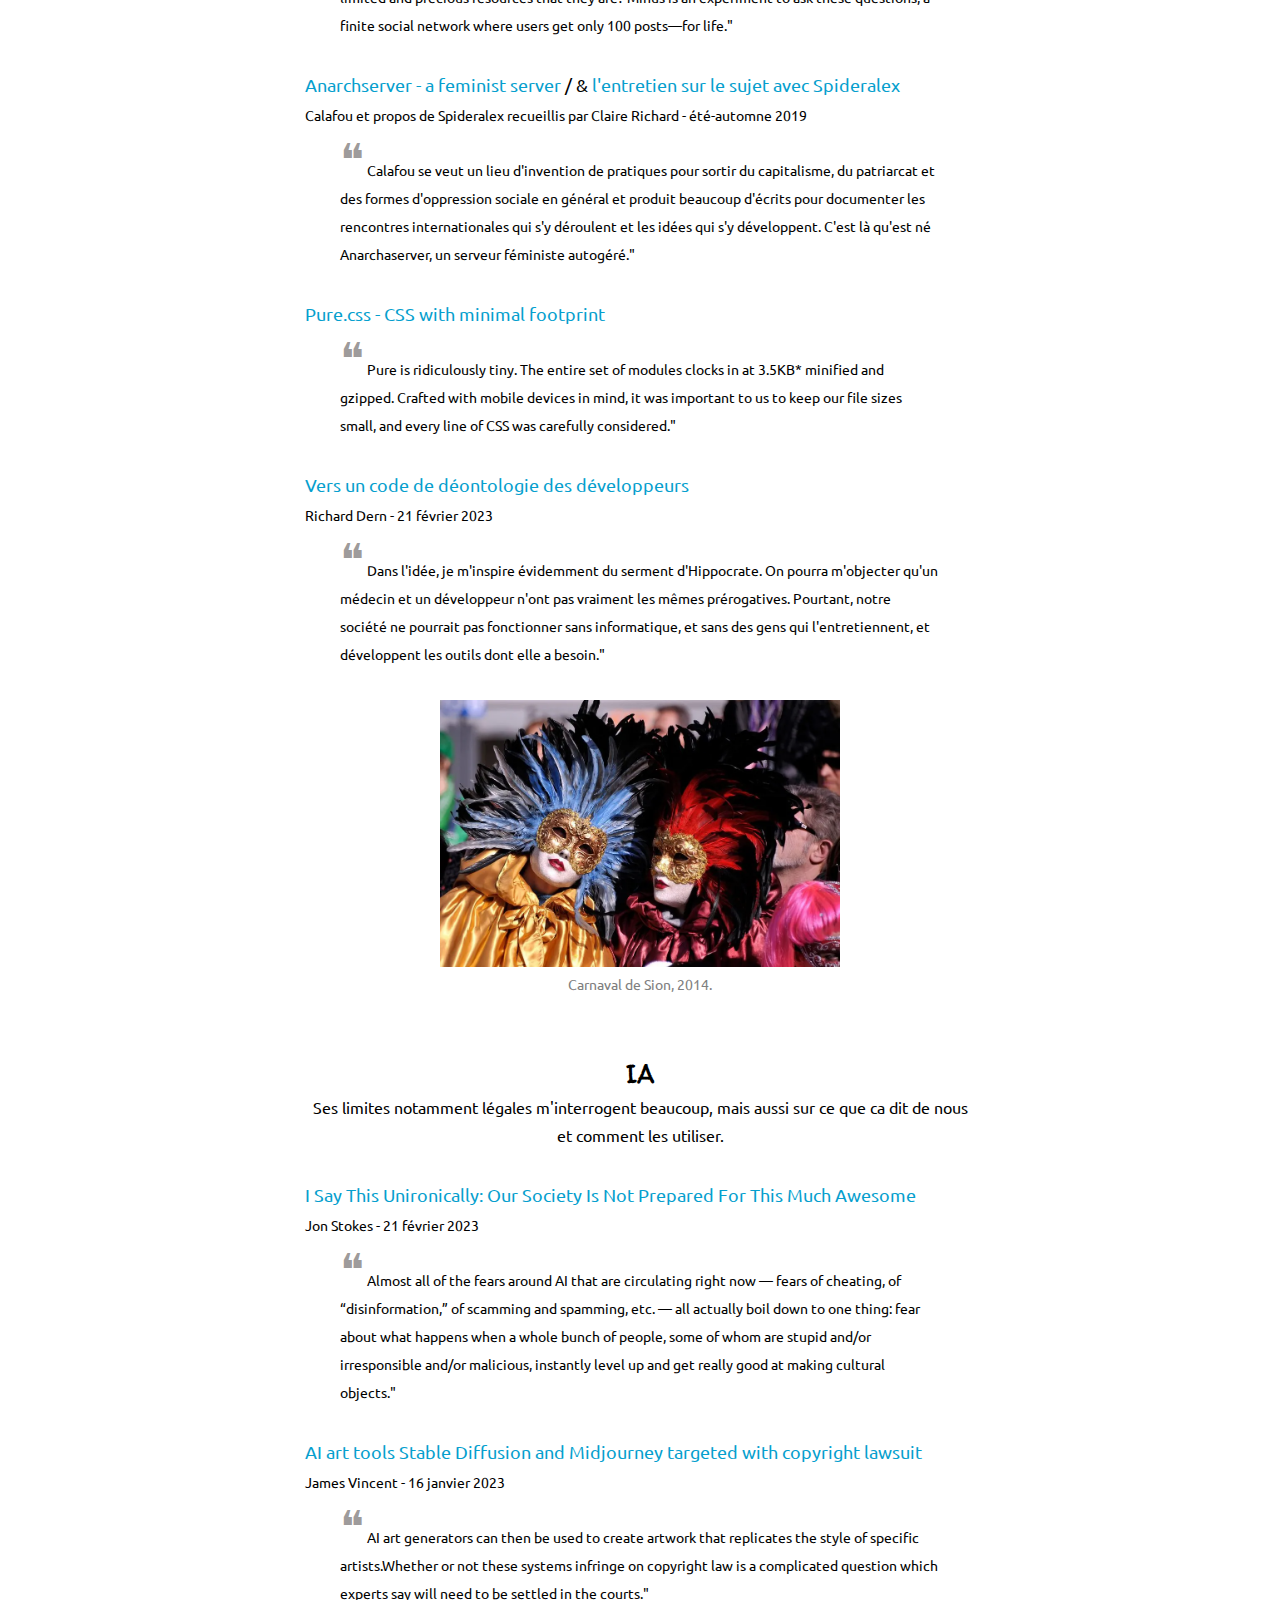
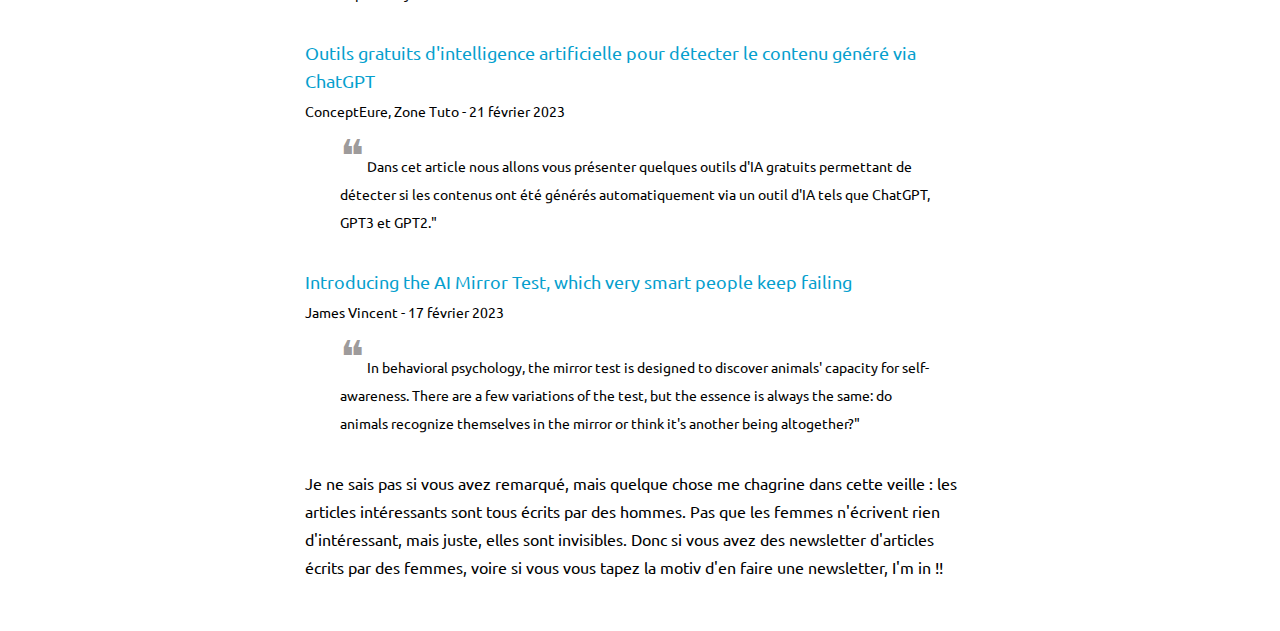
<file: ART-Revue_de_presse_fevrier.html>
<!DOCTYPE html>
<html lang="fr">
  <head>
    <meta charset="UTF-8" />
    <title>Dre Drey Le blog</title>
    <link rel="stylesheet" href="style.css" />
    <link rel="preconnect" href="https://fonts.googleapis.com" />
    <link rel="preconnect" href="https://fonts.gstatic.com" crossorigin />
    <link
      href="https://fonts.googleapis.com/css2?family=Ubuntu:ital,wght@0,400;0,700;1,400;1,700&family=Walter+Turncoat&display=swap"
      rel="stylesheet"
    />
  </head>
  <body>
    <div class="root-content">
      <div class="header">
        <div class="navigation">
          <div class="titre">
            <h1><a href="Projets.html">&#x2997;Projets&#x2998;</a></h1>
          </div>
          <div class="logo">
            <a href="index.html">
              <img
                src="Pictures/Screen Shot 2022-12-08 at 13.53.42.png"
                alt="logo
              pinguin qui code"
                margin="25px"
              />
              <img class="mug" src="./Pictures/mug.png" />
            </a>
          </div>
          <div class="blog">
            <h1><a href="Blog.html">&#x2997;Le blog &#x2998;</a></h1>
          </div>
        </div>
      </div>
      <h2>La revue de presse de février</h2>
      <div class="infos">
        <div class="date">28 février 2023</div>
        <div class="hashtag">#revuedepresse #code</div>
      </div>
      <div class="chapeau">
        <p>
          <i>
            Comme d'habitude, voici un résumé de la veille que j'ai effectuée
            ces dernières semaines. Ce rythme de publication est complètement
            aléatoire, même si je remarque que j'ai tendance à publier cette
            veille grosso modo tous les deux mois, en réalité je publie quand je
            considère que j'ai suffisamment de matière (ou plutôt: que je
            commence en avoir trop) et que certains thèmes se rejoignent.
          </i>
        </p>
      </div>
      <hr />
      <div class="article">
        <p>
          Avertissement : la revue de presse est une sélection des lectures
          faites sur un temps donné, classée par thématiques. Aucun jugement ni
          aucun avis, certaines sont mieux que d'autres, certaines sont plus
          utiles.<br />
          Les photographies de cet article sont sponsorisées par mon ennui
          <a
            href="https://www.tf1info.fr/voyages/video-les-tschaeggaettae-une-tradition-valaisanne-du-loetschental-2178813.html"
            >du carnaval suisse</a
          >, qui s'est tenu la semaine passée.
        </p>
        <figure>
          <img
            src="Pictures/Carneval d'evolene.jpeg"
            alt="Empaillés du Carnaval d'Evolène, Valais."
          />
          <figcaption>Carnaval d'Evolène, 2023.</figcaption>
        </figure>
        <div class="sous_titre">
          <h3>Préambule : un veille, certes mais comment ?</h3>
        </div>
        <p>
          Je sens que, comparativement au début de ma formation, ma veille
          commence à se structurer : j'ai des ressources préférées, c'est-à-dire
          dans lesquelles je sais que je vais trouver des choses à ma portée,
          mais aussi qui sont faciles à parcourir rapidement afin de savoir si
          les articles proposés sont intéressants (remember : on n'a pas le
          time). Mon format préférentiel reste la newsletter, car en tant que
          suissesse bien organisée, je peux les paramétrer pour arriver dans une
          boite dédiée que je consulte à mon rythme quand j'ai des trous dans
          mon planning. Pour information et si cela peut aider certains à
          naviguer dans la veille, voici quelques-unes de ces newsletters
          chouchou :
        </p>
        <p><b>La tech woke</b></p>
        <p>
          lol, désolée, je voulais le placer. Mais j'ai bien sûr une affinité
          pour les infos qui sensibilisent aux dérives, aux limites et - dans
          une approche positive - aux alternatives d'un monde "capitalistement"
          exponentiel.
        </p>
        <ul>
          <li>
            La newsletter de
            <a href="https://limitesnumeriques.fr">Limites Numériques</a>, un
            projet de recherche en design sur l'empreinte environnementale du
            numérique.
          </li>
          <li>
            L'innénarrable <a href="https://www.techtrash.fr">Tech Trash</a>,
            "la newsletter tech bête et mêchante", mais quand même drôle et
            pertinente.
          </li>
        </ul>
        <p><b>La tech tech</b></p>
        <p>Pour les trucs plus techniques, j'aime - sans hiérarchie :</p>
        <ul>
          <li>
            la newsletter simple et efficace de Cassidy Williams (Rendez-vous
            with <a href="https://cassidoo.co/newsletter/">Cassidoo</a>), peu
            d'infos mais de qualité et un petit "interview question of the week"
            pour ne pas rouiller sur l'algo en même temps qu'on fait de la
            veille.
          </li>
          <li>
            TLDR, un classique avec parfois trop de contenus et trop de sponso,
            mais toujours quelques éléments bons à prendre. Les récentes lettres
            sont ultra focus IA.
          </li>
          <li>
            <a href="https://lecourrierduhacker.com">Le Courrier du hacker</a>,
            infos tirées du site le Journal du hacker, beaucoup plus axée
            logiciels libres.
          </li>
          <li>
            et pour finir la newsletter cybersecurité
            <a href="https://tldrsec.com">tl;dr sec</a>, encore très (trop)
            pointue pour moi, mais je ne desespere d'un jour biter quelque
            chose.
          </li>
        </ul>
        <p>
          Passons aux choses sérieuses. Qu'est-ce que j'ai lu de ces dernières
          semaines?
        </p>
        <figure>
          <img
            src="Pictures/5DIV0383_Tschagatta_ChristianPfammatter.jpeg"
            alt="Tschagatta du Carnaval valaisan"
          />
          <figcaption>
            Carnaval d'Evolène, photographie Christian Pfammatter, 2023.
          </figcaption>
        </figure>
        <div class="sous_titre">
          <h3>Sécurité</h3>
          <p>
            Quitte à faire de la veille sec, autant essayer d'en retenir qqch
          </p>
        </div>
        <div class="reference">
          <p>
            <a
              target="_blank"
              href="https://medium.com/@ncaproni/d%C3%A9buter-sa-veille-cybers%C3%A9curit%C3%A9-79219555328e"
              >Débuter sa veille de cybersécurité</a
            >
          </p>
        </div>
        <div class="info-reference"><p>Nicolas Caproni - 23 mai 2019</p></div>
        <div class="citation">
          <p>
            <span class="guillemet"> &#10077;</span>
            Les menaces évoluant quotidiennement, les “défenseurs” (mais
            également les auditeurs techniques / pentesters pour d’autres
            objectifs) doivent donc disposer des informations les plus «
            fraîches » possibles pour adapter leurs dispositifs de protection,
            de détection et de réponse, informer, convaincre, sensibiliser leurs
            clients ou leur direction."
          </p>
        </div>
        <div class="reference">
          <p>
            <a
              target="_blank"
              href="https://tech.libreon.fr/securisation-de-son-micro-site.html"
              >Sécurisation de son micro-site</a
            >
          </p>
        </div>
        <div class="info-reference">
          <p>Johan, Libreon blog technique - 18 janvier 2023</p>
        </div>
        <div class="citation">
          <p>
            <span class="guillemet"> &#10077;</span>
            D'aucuns diront que Crowdsec c'est le Waze de la cybersécurité.
            L'image me parait plutôt bonne, car effectivement on va s'adosser à
            un service d'alertes centralisées pour obtenir non pas l'emplacement
            de la maréchaussée mais bien une base de réputation d'ips."
          </p>
        </div>

        <div class="sous_titre">
          <h3>Responsabilité sociale et écologique</h3>
          <p>Parce que le monde brûle, je vous rappelle.</p>
        </div>
        <div class="reference">
          <p>
            <a
              target="_blank"
              href="https://bengrosser.com/projects/minus/?utm_source=substack&utm_medium=email"
              >What if a social network wasn't always growing ?</a
            >
          </p>
        </div>
        <div class="info-reference">
          <p>Ben Grosser - 2021/present</p>
        </div>
        <div class="citation">
          <p>
            <span class="guillemet"> &#10077;</span>
            what if social media wasn't engineered to serve capitalism's need
            for growth? How might online collective communication be different
            if our time and attention were treated as the limited and precious
            resources that they are? Minus is an experiment to ask these
            questions, a finite social network where users get only 100
            posts—for life."
          </p>
        </div>
        <div class="reference">
          <p>
            <a
              target="_blank"
              href="http://anarchaserver.org/?utm_source=substack&utm_medium=email"
              >Anarchserver - a feminist server</a
            >
            / &
            <a
              href="https://pantherepremiere.org/texte/pas-dinternet-feministe-sans-serveurs-feministes/?utm_source=substack&utm_medium=email"
              >l'entretien sur le sujet avec Spideralex</a
            >
          </p>
        </div>
        <div class="info-reference">
          <p>
            Calafou et propos de Spideralex recueillis par Claire Richard -
            été-automne 2019
          </p>
        </div>
        <div class="citation">
          <p>
            <span class="guillemet"> &#10077;</span>
            Calafou se veut un lieu d'invention de pratiques pour sortir du
            capitalisme, du patriarcat et des formes d'oppression sociale en
            général et produit beaucoup d'écrits pour documenter les rencontres
            internationales qui s'y déroulent et les idées qui s'y développent.
            C'est là qu'est né Anarchaserver, un serveur féministe autogéré."
          </p>
        </div>
        <div class="reference">
          <p>
            <a
              target="_blank"
              href="https://purecss.io/?utm_source=tldrnewsletter"
              >Pure.css - CSS with minimal footprint</a
            >
          </p>
        </div>
        <div class="citation">
          <p>
            <span class="guillemet"> &#10077;</span>
            Pure is ridiculously tiny. The entire set of modules clocks in at
            3.5KB* minified and gzipped. Crafted with mobile devices in mind, it
            was important to us to keep our file sizes small, and every line of
            CSS was carefully considered."
          </p>
        </div>
        <div class="reference">
          <p>
            <a
              target="_blank"
              href="https://www.richard-dern.fr/blog/2023/02/21/vers-un-code-de-deontologie-des-developpeurs/"
              >Vers un code de déontologie des développeurs</a
            >
          </p>
        </div>
        <div class="info-reference">
          <p>Richard Dern - 21 février 2023</p>
        </div>
        <div class="citation">
          <p>
            <span class="guillemet"> &#10077;</span>
            Dans l'idée, je m'inspire évidemment du serment d'Hippocrate. On
            pourra m'objecter qu'un médecin et un développeur n'ont pas vraiment
            les mêmes prérogatives. Pourtant, notre société ne pourrait pas
            fonctionner sans informatique, et sans des gens qui l'entretiennent,
            et développent les outils dont elle a besoin."
          </p>
        </div>
        <figure>
          <img
            src="Pictures/BusOzAm-4Cs94Buise4Vrx.webp"
            alt="Personnes déguisées lors du carnaval de Sion, 2023"
          />
          <figcaption>Carnaval de Sion, 2014.</figcaption>
        </figure>
        <div class="sous_titre">
          <h3>IA</h3>
          <p>
            Ses limites notamment légales m'interrogent beaucoup, mais aussi sur
            ce que ca dit de nous et comment les utiliser.
          </p>
        </div>
        <div class="reference">
          <p>
            <a
              target="_blank"
              href="https://www.jonstokes.com/p/i-say-this-unironically-our-society?utm_source=tldrnewsletter"
              >I Say This Unironically: Our Society Is Not Prepared For This
              Much Awesome</a
            >
          </p>
        </div>
        <div class="info-reference">
          <p>Jon Stokes - 21 février 2023</p>
        </div>
        <div class="citation">
          <p>
            <span class="guillemet"> &#10077;</span>
            Almost all of the fears around AI that are circulating right now —
            fears of cheating, of “disinformation,” of scamming and spamming,
            etc. — all actually boil down to one thing: fear about what happens
            when a whole bunch of people, some of whom are stupid and/or
            irresponsible and/or malicious, instantly level up and get really
            good at making cultural objects."
          </p>
        </div>
        <div class="reference">
          <p>
            <a
              target="_blank"
              href="https://www.theverge.com/2023/1/16/23557098/generative-ai-art-copyright-legal-lawsuit-stable-diffusion-midjourney-deviantart"
              >AI art tools Stable Diffusion and Midjourney targeted with
              copyright lawsuit
            </a>
          </p>
        </div>
        <div class="info-reference">
          <p>James Vincent - 16 janvier 2023</p>
        </div>
        <div class="citation">
          <p>
            <span class="guillemet"> &#10077;</span>
            AI art generators can then be used to create artwork that replicates
            the style of specific artists.Whether or not these systems infringe
            on copyright law is a complicated question which experts say will
            need to be settled in the courts."
          </p>
        </div>
        <div class="reference">
          <p>
            <a
              target="_blank"
              href="https://zonetuto.fr/outils/meilleurs-outils-gratuits-intelligence-artificielle-detection-contenu-chatgpt/"
              >Outils gratuits d'intelligence artificielle pour détecter le
              contenu généré via ChatGPT
            </a>
          </p>
        </div>
        <div class="info-reference">
          <p>ConceptEure, Zone Tuto - 21 février 2023</p>
        </div>
        <div class="citation">
          <p>
            <span class="guillemet"> &#10077;</span>
            Dans cet article nous allons vous présenter quelques outils d'IA
            gratuits permettant de détecter si les contenus ont été générés
            automatiquement via un outil d'IA tels que ChatGPT, GPT3 et GPT2."
          </p>
        </div>
        <div class="reference">
          <p>
            <a
              target="_blank"
              href="https://www.theverge.com/23604075/ai-chatbots-bing-chatgpt-intelligent-sentient-mirror-test"
              >Introducing the AI Mirror Test, which very smart people keep
              failing
            </a>
          </p>
        </div>
        <div class="info-reference">
          <p>James Vincent - 17 février 2023</p>
        </div>
        <div class="citation">
          <p>
            <span class="guillemet"> &#10077;</span>
            In behavioral psychology, the mirror test is designed to discover
            animals' capacity for self-awareness. There are a few variations of
            the test, but the essence is always the same: do animals recognize
            themselves in the mirror or think it's another being altogether?"
          </p>
        </div>
        <p>
          Je ne sais pas si vous avez remarqué, mais quelque chose me chagrine
          dans cette veille : les articles intéressants sont tous écrits par des
          hommes. Pas que les femmes n'écrivent rien d'intéressant, mais juste,
          elles sont invisibles. Donc si vous avez des newsletter d'articles
          écrits par des femmes, voire si vous vous tapez la motiv d'en faire
          une newsletter, I'm in !!
        </p>
      </div>
    </div>
  </body>
</html>
</file>
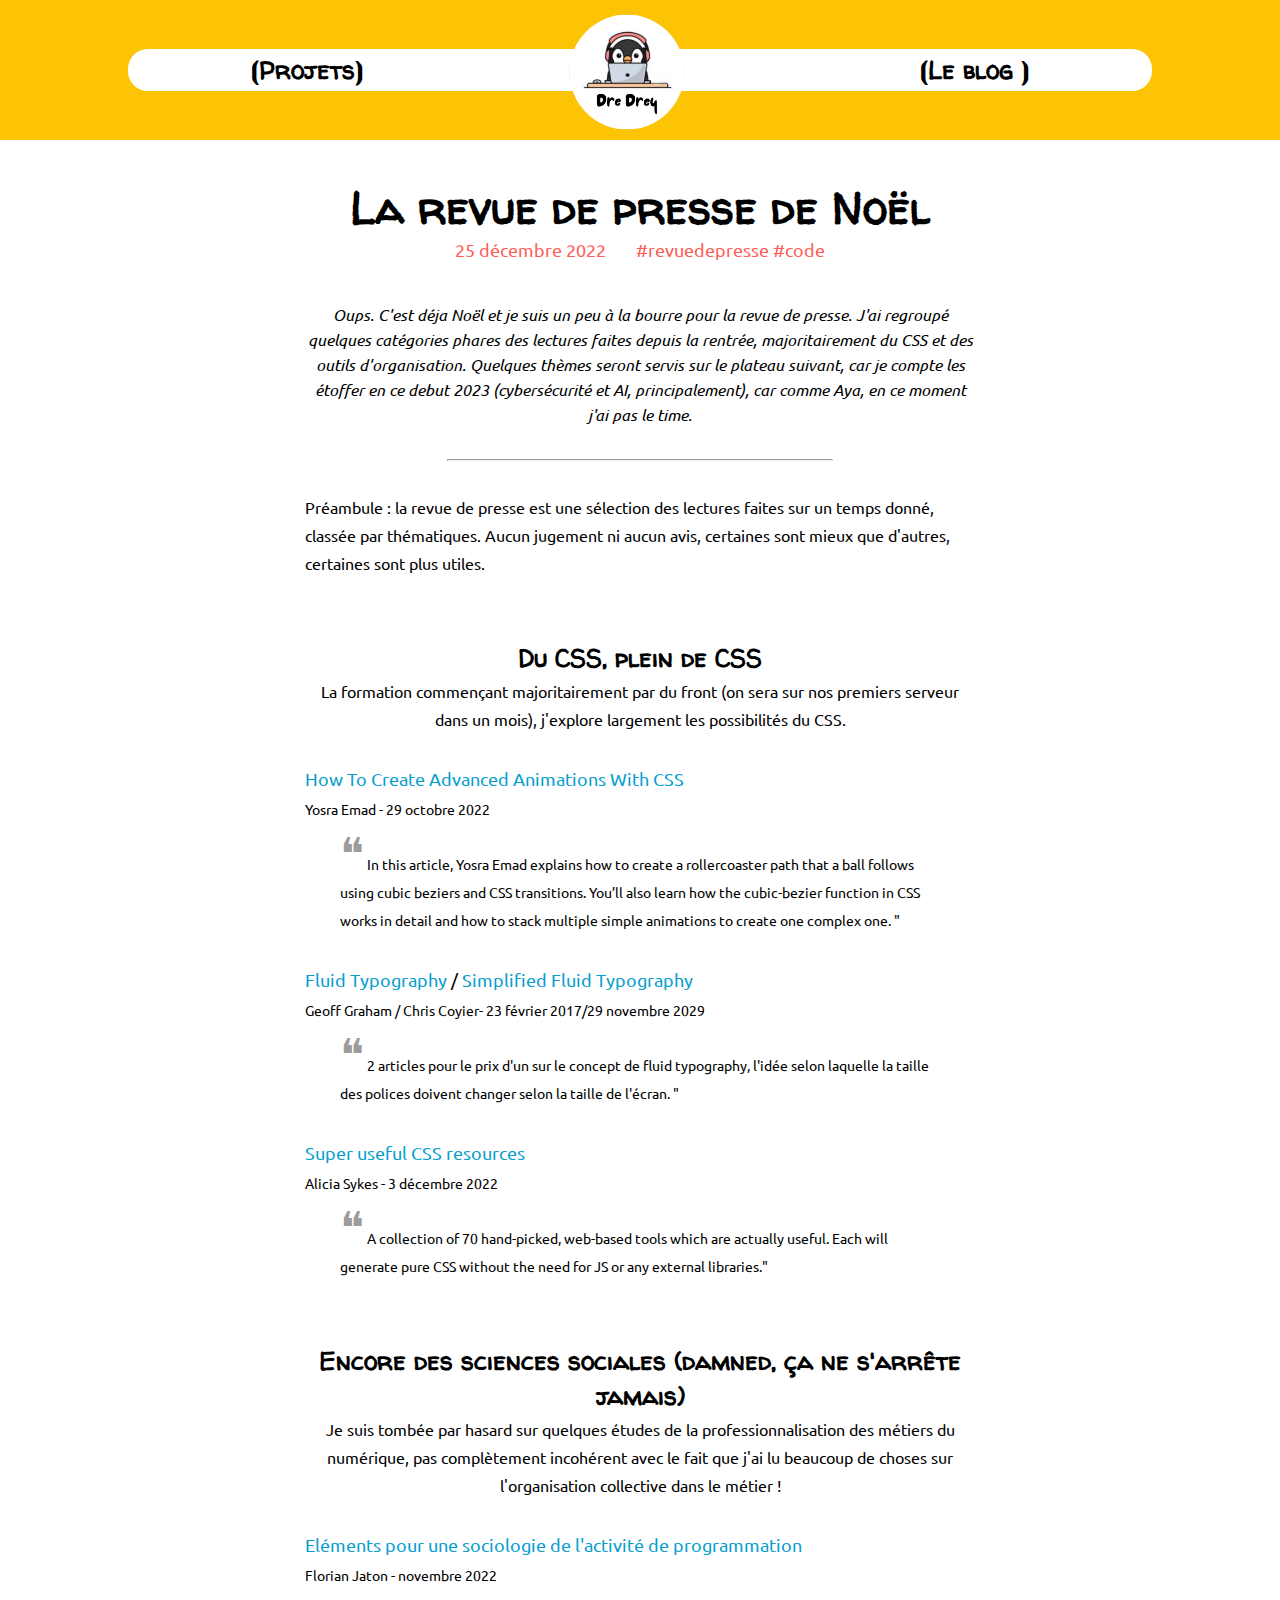
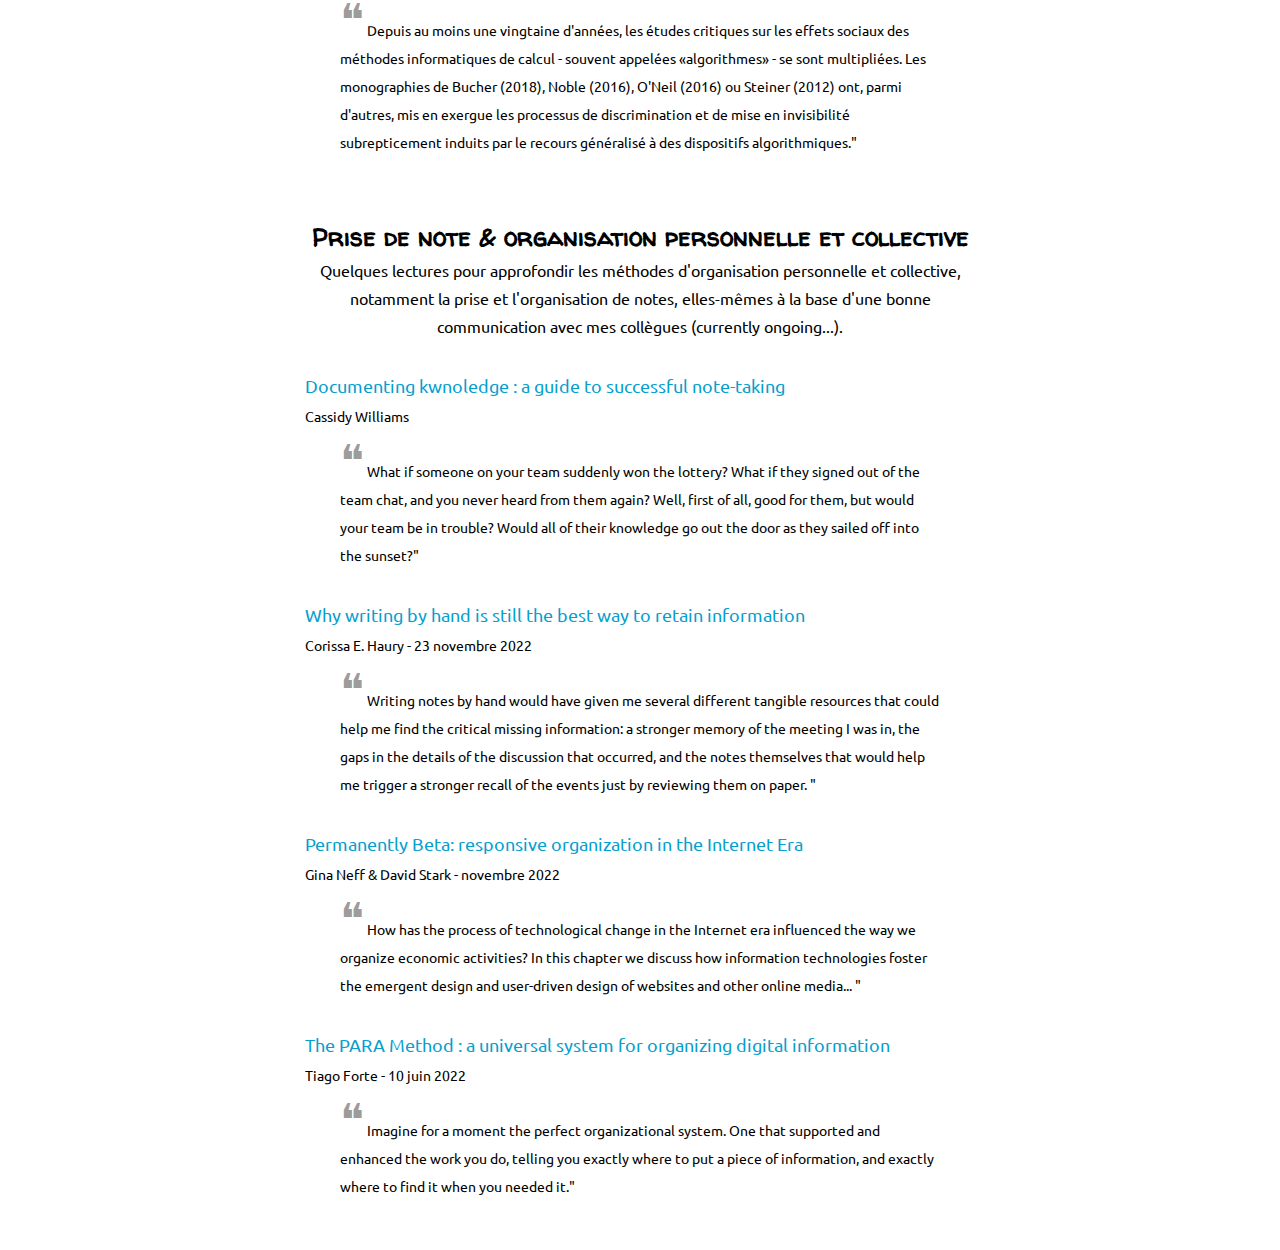
<file: ART-Revue_de_presse_noel.html>
<!DOCTYPE html>
<html lang="fr">
  <head>
    <meta charset="UTF-8" />
    <title>Dre Drey Le blog</title>
    <link rel="stylesheet" href="style.css" />
    <link rel="preconnect" href="https://fonts.googleapis.com" />
    <link rel="preconnect" href="https://fonts.gstatic.com" crossorigin />
    <link
      href="https://fonts.googleapis.com/css2?family=Ubuntu:ital,wght@0,400;0,700;1,400;1,700&family=Walter+Turncoat&display=swap"
      rel="stylesheet"
    />
  </head>
  <body>
    <div class="root-content">
      <div class="header">
        <div class="navigation">
          <div class="titre">
            <h1><a href="Projets.html">&#x2997;Projets&#x2998;</a></h1>
          </div>
          <div class="logo">
            <a href="index.html">
              <img
                src="Pictures/Screen Shot 2022-12-08 at 13.53.42.png"
                alt="logo
              pinguin qui code"
                margin="25px"
              />
              <img class="mug" src="./Pictures/mug.png" />
            </a>
          </div>
          <div class="blog">
            <h1><a href="Blog.html">&#x2997;Le blog &#x2998;</a></h1>
          </div>
        </div>
      </div>
      <h2>La revue de presse de Noël</h2>
      <div class="infos">
        <div class="date">25 décembre 2022</div>
        <div class="hashtag">#revuedepresse #code</div>
      </div>
      <div class="chapeau">
        <p>
          <i
            >Oups. C'est déja Noël et je suis un peu à la bourre pour la revue
            de presse. J'ai regroupé quelques catégories phares des lectures
            faites depuis la rentrée, majoritairement du CSS et des outils
            d'organisation. Quelques thèmes seront servis sur le plateau
            suivant, car je compte les étoffer en ce debut 2023 (cybersécurité
            et AI, principalement), car comme Aya, en ce moment j'ai pas le
            time.</i
          >
        </p>
      </div>
      <hr />
      <div class="article">
        <p>
          Préambule : la revue de presse est une sélection des lectures faites
          sur un temps donné, classée par thématiques. Aucun jugement ni aucun
          avis, certaines sont mieux que d'autres, certaines sont plus utiles.
        </p>
        <div class="sous_titre">
          <h3>Du CSS, plein de CSS</h3>
          <p>
            La formation commençant majoritairement par du front (on sera sur
            nos premiers serveur dans un mois), j'explore largement les
            possibilités du CSS.
          </p>
        </div>
        <div class="reference">
          <p>
            <a
              target="_blank"
              href="https://www.smashingmagazine.com/2022/10/advanced-animations-css/"
              >How To Create Advanced Animations With CSS</a
            >
          </p>
        </div>
        <div class="info-reference"><p>Yosra Emad - 29 octobre 2022</p></div>
        <div class="citation">
          <p>
            <span class="guillemet"> &#10077;</span>
            In this article, Yosra Emad explains how to create a rollercoaster
            path that a ball follows using cubic beziers and CSS transitions.
            You’ll also learn how the cubic-bezier function in CSS works in
            detail and how to stack multiple simple animations to create one
            complex one. "
          </p>
        </div>
        <div class="reference">
          <p>
            <a
              target="_blank"
              href="https://css-tricks.com/snippets/css/fluid-typography/"
              >Fluid Typography</a
            >
            /
            <a href="https://css-tricks.com/simplified-fluid-typography/"
              >Simplified Fluid Typography</a
            >
          </p>
        </div>
        <div class="info-reference">
          <p>Geoff Graham / Chris Coyier- 23 février 2017/29 novembre 2029</p>
        </div>
        <div class="citation">
          <p>
            <span class="guillemet"> &#10077;</span>
            2 articles pour le prix d'un sur le concept de fluid typography,
            l'idée selon laquelle la taille des polices doivent changer selon la
            taille de l'écran. "
          </p>
        </div>
        <div class="reference">
          <p>
            <a
              target="_blank"
              href="https://dev.to/lissy93/super-useful-css-resources-1ba3?utm_source=tldrnewsletter"
              >Super useful CSS resources</a
            >
          </p>
        </div>
        <div class="info-reference"><p>Alicia Sykes - 3 décembre 2022</p></div>
        <div class="citation">
          <p>
            <span class="guillemet"> &#10077;</span>
            A collection of 70 hand-picked, web-based tools which are actually
            useful. Each will generate pure CSS without the need for JS or any
            external libraries."
          </p>
        </div>
        <div class="sous_titre">
          <h3>Encore des sciences sociales (damned, ça ne s'arrête jamais)</h3>
          <p>
            Je suis tombée par hasard sur quelques études de la
            professionnalisation des métiers du numérique, pas complètement
            incohérent avec le fait que j'ai lu beaucoup de choses sur
            l'organisation collective dans le métier !
          </p>
        </div>
        <div class="reference">
          <p>
            <a
              target="_blank"
              href="https://journals.openedition.org/reset/3829"
              >Eléments pour une sociologie de l'activité de programmation</a
            >
          </p>
        </div>
        <div class="info-reference"><p>Florian Jaton - novembre 2022</p></div>
        <div class="citation">
          <p>
            <span class="guillemet"> &#10077;</span>
            Depuis au moins une vingtaine d'années, les études critiques sur les
            effets sociaux des méthodes informatiques de calcul - souvent
            appelées «algorithmes» - se sont multipliées. Les monographies de
            Bucher (2018), Noble (2016), O'Neil (2016) ou Steiner (2012) ont,
            parmi d'autres, mis en exergue les processus de discrimination et de
            mise en invisibilité subrepticement induits par le recours
            généralisé à des dispositifs algorithmiques."
          </p>
        </div>
        <div class="sous_titre">
          <h3>Prise de note & organisation personnelle et collective</h3>
          <p>
            Quelques lectures pour approfondir les méthodes d'organisation
            personnelle et collective, notamment la prise et l'organisation de
            notes, elles-mêmes à la base d'une bonne communication avec mes
            collègues (currently ongoing...).
          </p>
        </div>
        <div class="reference">
          <p>
            <a
              target="_blank"
              href="https://github.com/readme/guides/documentation-note-taking"
              >Documenting kwnoledge : a guide to successful note-taking</a
            >
          </p>
        </div>
        <div class="info-reference"><p>Cassidy Williams</p></div>
        <div class="citation">
          <p>
            <span class="guillemet"> &#10077;</span>
            What if someone on your team suddenly won the lottery? What if they
            signed out of the team chat, and you never heard from them again?
            Well, first of all, good for them, but would your team be in
            trouble? Would all of their knowledge go out the door as they sailed
            off into the sunset?"
          </p>
        </div>
        <div class="reference">
          <p>
            <a
              target="_blank"
              href="https://stackoverflow.blog/2022/11/23/why-writing-by-hand-is-still-the-best-way-to-retain-information/"
              >Why writing by hand is still the best way to retain
              information</a
            >
          </p>
        </div>
        <div class="info-reference">
          <p>Corissa E. Haury - 23 novembre 2022</p>
        </div>
        <div class="citation">
          <p>
            <span class="guillemet"> &#10077;</span>
            Writing notes by hand would have given me several different tangible
            resources that could help me find the critical missing information:
            a stronger memory of the meeting I was in, the gaps in the details
            of the discussion that occurred, and the notes themselves that would
            help me trigger a stronger recall of the events just by reviewing
            them on paper. "
          </p>
        </div>
        <div class="reference">
          <p>
            <a
              target="_blank"
              href="https://www.researchgate.net/publication/2563841_Permanently_Beta_Responsive_Organization_In_the_Internet_Era"
              >Permanently Beta: responsive organization in the Internet Era</a
            >
          </p>
        </div>
        <div class="info-reference">
          <p>Gina Neff & David Stark - novembre 2022</p>
        </div>
        <div class="citation">
          <p>
            <span class="guillemet"> &#10077;</span>
            How has the process of technological change in the Internet era
            influenced the way we organize economic activities? In this chapter
            we discuss how information technologies foster the emergent design
            and user-driven design of websites and other online media... "
          </p>
        </div>
        <div class="reference">
          <p>
            <a target="_blank" href="https://fortelabs.com/blog/para/"
              >The PARA Method : a universal system for organizing digital
              information</a
            >
          </p>
        </div>
        <div class="info-reference">
          <p>Tiago Forte - 10 juin 2022</p>
        </div>
        <div class="citation">
          <p>
            <span class="guillemet"> &#10077;</span>
            Imagine for a moment the perfect organizational system. One that
            supported and enhanced the work you do, telling you exactly where to
            put a piece of information, and exactly where to find it when you
            needed it."
          </p>
        </div>
      </div>
    </div>
  </body>
</html>
</file>
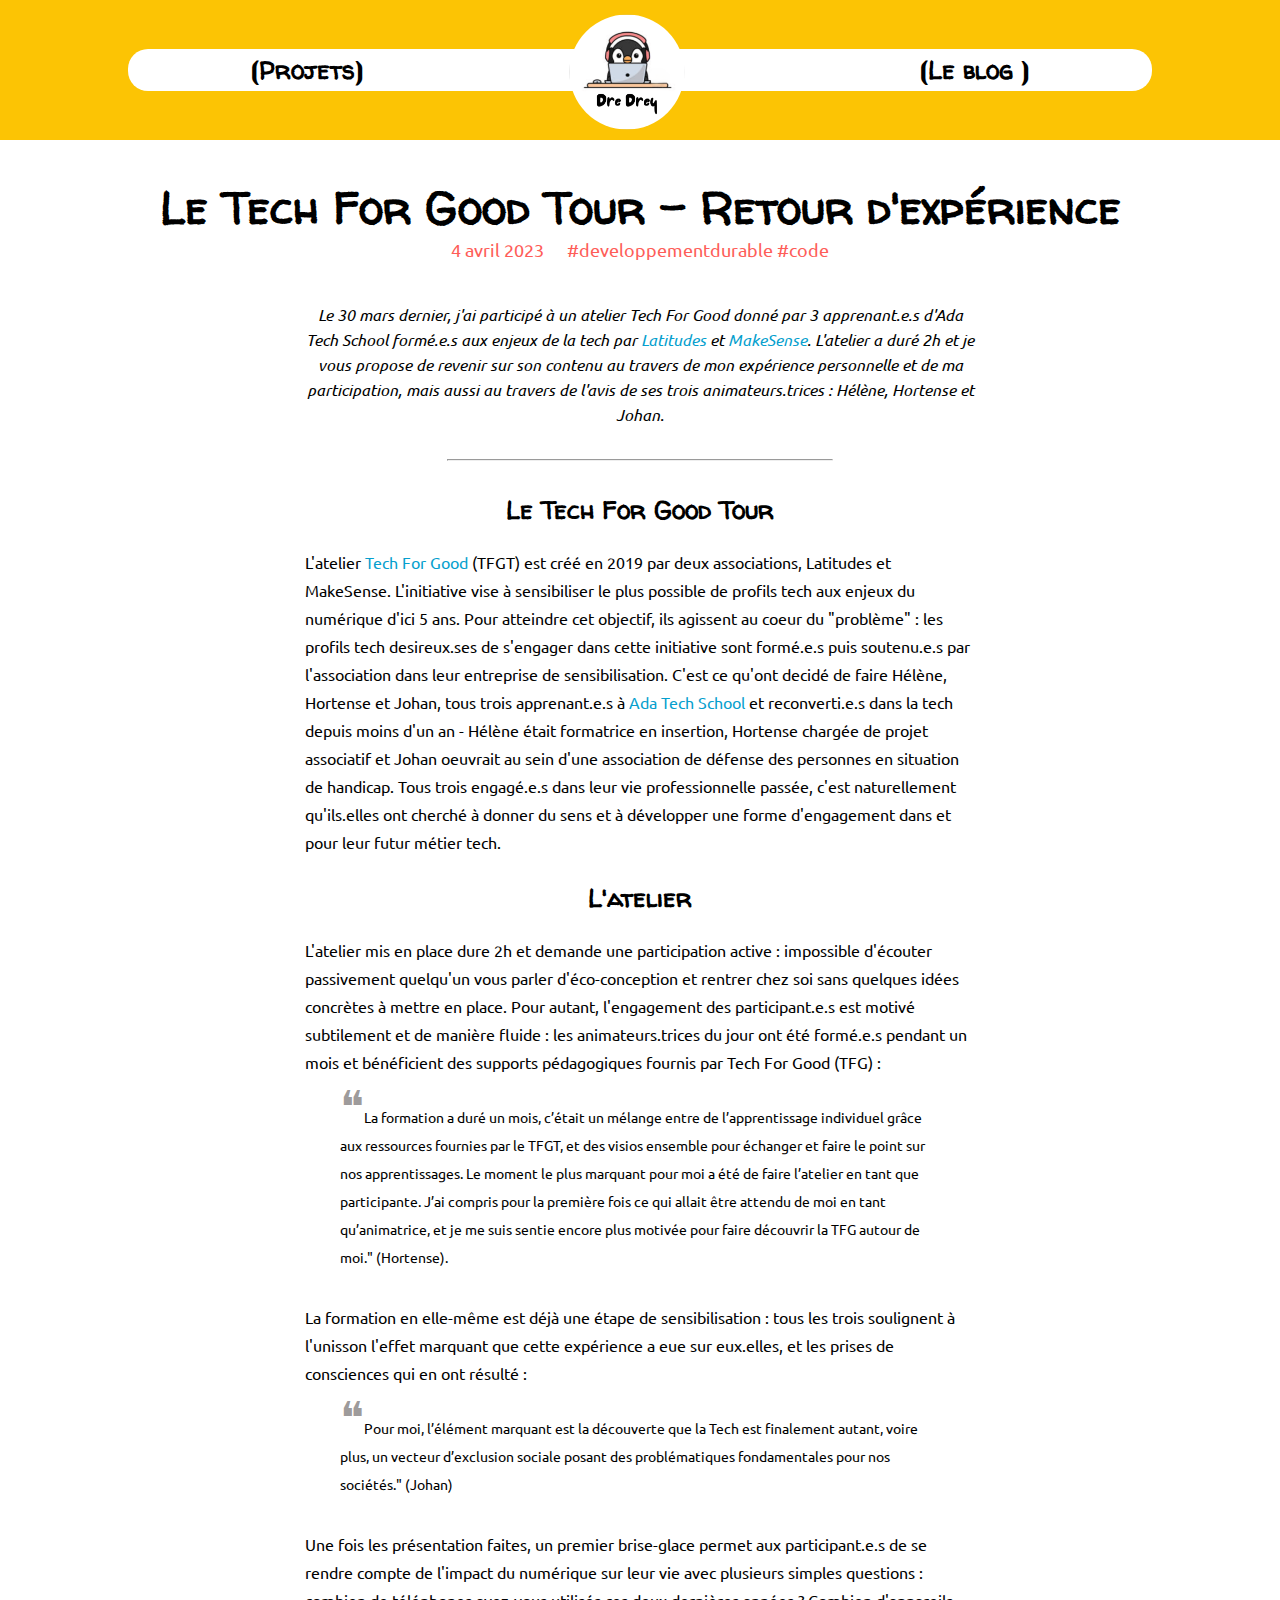
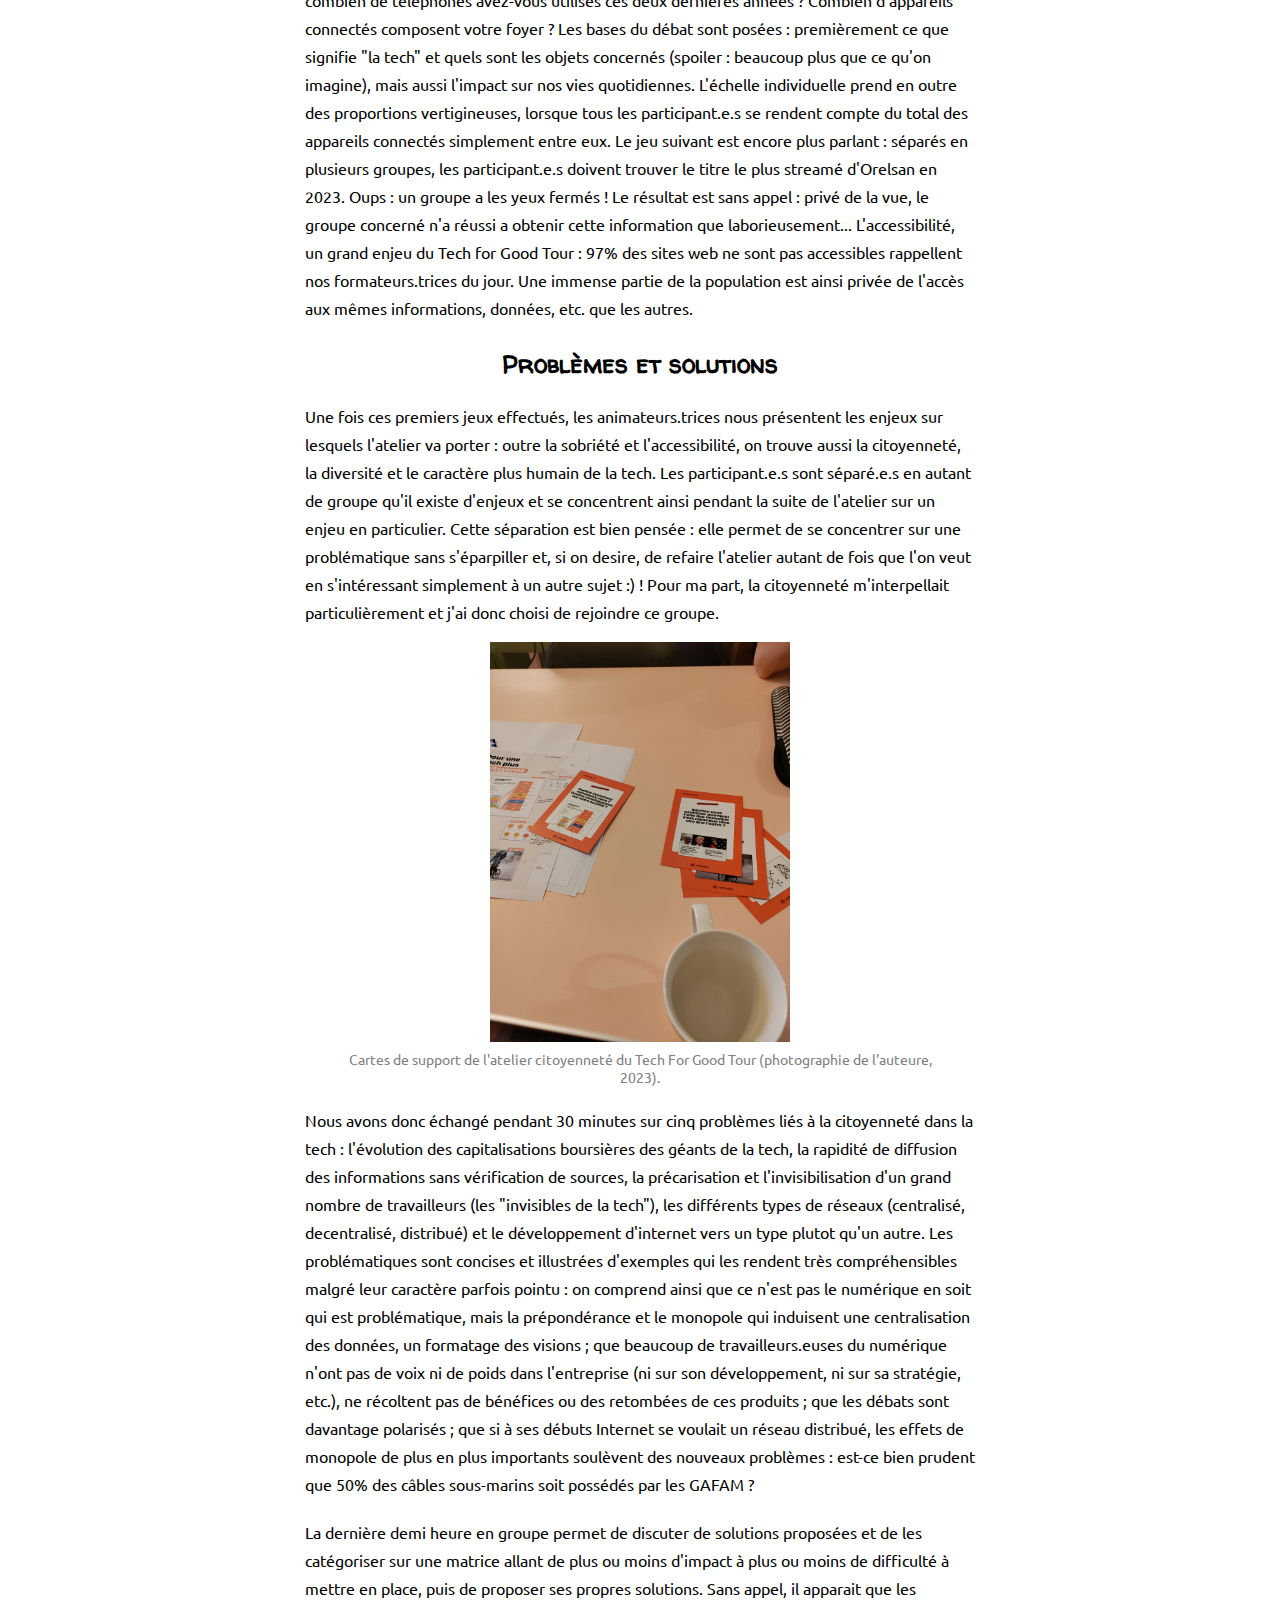
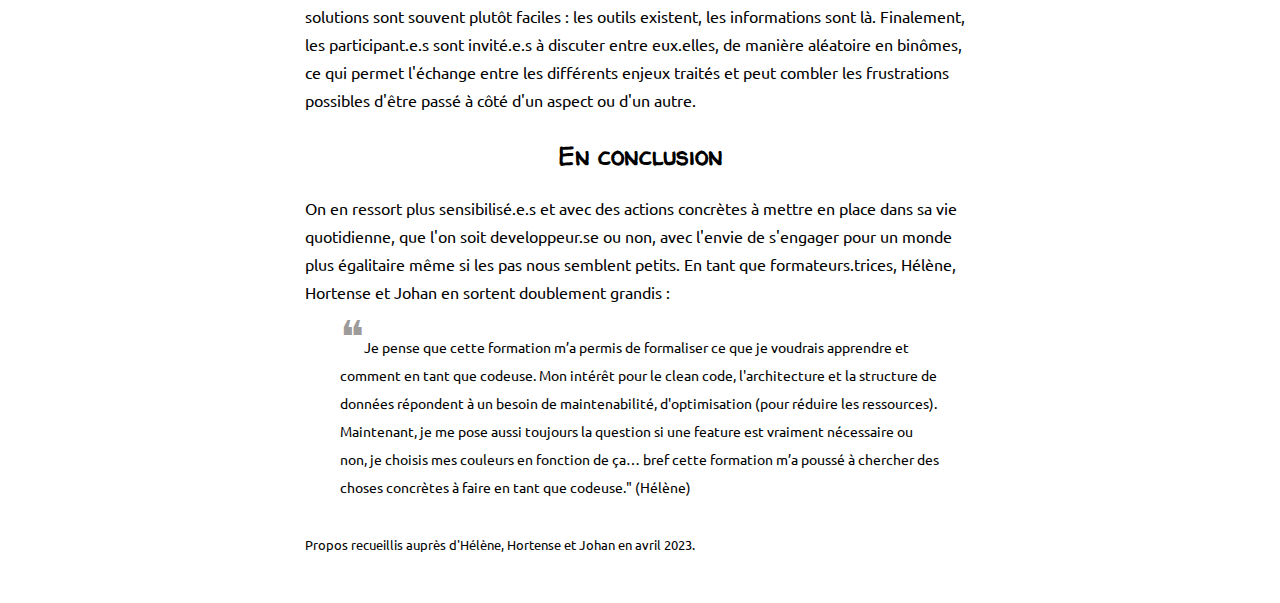
<file: ART-TechforGood.html>
<!DOCTYPE html>
<html lang="fr">
  <head>
    <meta charset="UTF-8" />
    <title>Dre Drey Le blog</title>
    <link rel="stylesheet" href="style.css" />
    <link rel="preconnect" href="https://fonts.googleapis.com" />
    <link rel="preconnect" href="https://fonts.gstatic.com" crossorigin />
    <link
      href="https://fonts.googleapis.com/css2?family=Ubuntu:ital,wght@0,400;0,700;1,400;1,700&family=Walter+Turncoat&display=swap"
      rel="stylesheet"
    />
  </head>
  <body>
    <div class="root-content">
      <div class="header">
        <div class="navigation">
          <div class="titre">
            <h1><a href="Projets.html">&#x2997;Projets&#x2998;</a></h1>
          </div>
          <div class="logo">
            <a href="index.html">
              <img
                src="Pictures/Screen Shot 2022-12-08 at 13.53.42.png"
                alt="logo
              pinguin qui code"
                margin="25px"
              />
              <img class="mug" src="./Pictures/mug.png" />
            </a>
          </div>
          <div class="blog">
            <h1><a href="Blog.html">&#x2997;Le blog &#x2998;</a></h1>
          </div>
        </div>
      </div>
      <h2>Le Tech For Good Tour - Retour d'expérience</h2>
      <div class="infos">
        <div class="date">4 avril 2023</div>
        <div class="hashtag">#developpementdurable #code</div>
      </div>
      <div class="chapeau">
        <p>
          <i
            >Le 30 mars dernier, j'ai participé à un atelier Tech For Good donné
            par 3 apprenant.e.s d'Ada Tech School formé.e.s aux enjeux de la
            tech par
            <a target="_blank" href="https://www.latitudes.cc/">Latitudes</a> et
            <a target="_blank" href="https://makesense.org/">MakeSense</a>.
            L'atelier a duré 2h et je vous propose de revenir sur son contenu au
            travers de mon expérience personnelle et de ma participation, mais
            aussi au travers de l'avis de ses trois animateurs.trices : Hélène,
            Hortense et Johan.</i
          >
        </p>
      </div>
      <hr />
      <div class="article">
        <h3>Le Tech For Good Tour</h3>
        <p>
          L'atelier
          <a href="https://techforgoodtour.com/">Tech For Good</a> (TFGT) est
          créé en 2019 par deux associations, Latitudes et MakeSense.
          L'initiative vise à sensibiliser le plus possible de profils tech aux
          enjeux du numérique d'ici 5 ans. Pour atteindre cet objectif, ils
          agissent au coeur du "problème" : les profils tech desireux.ses de
          s'engager dans cette initiative sont formé.e.s puis soutenu.e.s par
          l'association dans leur entreprise de sensibilisation. C'est ce qu'ont
          decidé de faire Hélène, Hortense et Johan, tous trois apprenant.e.s à
          <a href="https://adatechschool.fr/">Ada Tech School</a> et
          reconverti.e.s dans la tech depuis moins d'un an - Hélène était
          formatrice en insertion, Hortense chargée de projet associatif et
          Johan oeuvrait au sein d'une association de défense des personnes en
          situation de handicap. Tous trois engagé.e.s dans leur vie
          professionnelle passée, c'est naturellement qu'ils.elles ont cherché à
          donner du sens et à développer une forme d'engagement dans et pour
          leur futur métier tech.
        </p>
        <h3>L'atelier</h3>
        <p>
          L'atelier mis en place dure 2h et demande une participation active :
          impossible d'écouter passivement quelqu'un vous parler
          d'éco-conception et rentrer chez soi sans quelques idées concrètes à
          mettre en place. Pour autant, l'engagement des participant.e.s est
          motivé subtilement et de manière fluide : les animateurs.trices du
          jour ont été formé.e.s pendant un mois et bénéficient des supports
          pédagogiques fournis par Tech For Good (TFG) :
        </p>
        <div class="citation">
          <p>
            <span class="guillemet"> &#10077;</span>La formation a duré un mois,
            c’était un mélange entre de l’apprentissage individuel grâce aux
            ressources fournies par le TFGT, et des visios ensemble pour
            échanger et faire le point sur nos apprentissages. Le moment le plus
            marquant pour moi a été de faire l’atelier en tant que participante.
            J’ai compris pour la première fois ce qui allait être attendu de moi
            en tant qu’animatrice, et je me suis sentie encore plus motivée pour
            faire découvrir la TFG autour de moi." (Hortense).
          </p>
        </div>
        <p>
          La formation en elle-même est déjà une étape de sensibilisation : tous
          les trois soulignent à l'unisson l'effet marquant que cette expérience
          a eue sur eux.elles, et les prises de consciences qui en ont résulté :
        </p>
        <div class="citation">
          <p>
            <span class="guillemet"> &#10077;</span>Pour moi, l’élément marquant
            est la découverte que la Tech est finalement autant, voire plus, un
            vecteur d’exclusion sociale posant des problématiques fondamentales
            pour nos sociétés." (Johan)
          </p>
        </div>
        <p>
          Une fois les présentation faites, un premier brise-glace permet aux
          participant.e.s de se rendre compte de l'impact du numérique sur leur
          vie avec plusieurs simples questions : combien de téléphones avez-vous
          utilisés ces deux dernières années ? Combien d'appareils connectés
          composent votre foyer ? Les bases du débat sont posées : premièrement
          ce que signifie "la tech" et quels sont les objets concernés (spoiler
          : beaucoup plus que ce qu'on imagine), mais aussi l'impact sur nos
          vies quotidiennes. L'échelle individuelle prend en outre des
          proportions vertigineuses, lorsque tous les participant.e.s se rendent
          compte du total des appareils connectés simplement entre eux. Le jeu
          suivant est encore plus parlant : séparés en plusieurs groupes, les
          participant.e.s doivent trouver le titre le plus streamé d'Orelsan en
          2023. Oups : un groupe a les yeux fermés ! Le résultat est sans appel
          : privé de la vue, le groupe concerné n'a réussi a obtenir cette
          information que laborieusement... L'accessibilité, un grand enjeu du
          Tech for Good Tour : 97% des sites web ne sont pas accessibles
          rappellent nos formateurs.trices du jour. Une immense partie de la
          population est ainsi privée de l'accès aux mêmes informations,
          données, etc. que les autres.
        </p>
        <h3>Problèmes et solutions</h3>
        <p>
          Une fois ces premiers jeux effectués, les animateurs.trices nous
          présentent les enjeux sur lesquels l'atelier va porter : outre la
          sobriété et l'accessibilité, on trouve aussi la citoyenneté, la
          diversité et le caractère plus humain de la tech. Les participant.e.s
          sont séparé.e.s en autant de groupe qu'il existe d'enjeux et se
          concentrent ainsi pendant la suite de l'atelier sur un enjeu en
          particulier. Cette séparation est bien pensée : elle permet de se
          concentrer sur une problématique sans s'éparpiller et, si on desire,
          de refaire l'atelier autant de fois que l'on veut en s'intéressant
          simplement à un autre sujet :) ! Pour ma part, la citoyenneté
          m'interpellait particulièrement et j'ai donc choisi de rejoindre ce
          groupe.
        </p>
        <figure>
          <img
            src="Pictures/TFGT_Cartes.jpg"
            alt="cartes de support d'atelier du Tech for Good Tour avec la question 'selon vous quelle information a circulé plus rapidement que l'autre?'"
          />
          <figcaption>
            Cartes de support de l'atelier citoyenneté du Tech For Good Tour
            (photographie de l'auteure, 2023).
          </figcaption>
        </figure>
        <p>
          Nous avons donc échangé pendant 30 minutes sur cinq problèmes liés à
          la citoyenneté dans la tech : l'évolution des capitalisations
          boursières des géants de la tech, la rapidité de diffusion des
          informations sans vérification de sources, la précarisation et
          l'invisibilisation d'un grand nombre de travailleurs (les "invisibles
          de la tech"), les différents types de réseaux (centralisé,
          decentralisé, distribué) et le développement d'internet vers un type
          plutot qu'un autre. Les problématiques sont concises et illustrées
          d'exemples qui les rendent très compréhensibles malgré leur caractère
          parfois pointu : on comprend ainsi que ce n'est pas le numérique en
          soit qui est problématique, mais la prépondérance et le monopole qui
          induisent une centralisation des données, un formatage des visions ;
          que beaucoup de travailleurs.euses du numérique n'ont pas de voix ni
          de poids dans l'entreprise (ni sur son développement, ni sur sa
          stratégie, etc.), ne récoltent pas de bénéfices ou des retombées de
          ces produits ; que les débats sont davantage polarisés ; que si à ses
          débuts Internet se voulait un réseau distribué, les effets de monopole
          de plus en plus importants soulèvent des nouveaux problèmes : est-ce
          bien prudent que 50% des câbles sous-marins soit possédés par les
          GAFAM ?
        </p>
        <p>
          La dernière demi heure en groupe permet de discuter de solutions
          proposées et de les catégoriser sur une matrice allant de plus ou
          moins d'impact à plus ou moins de difficulté à mettre en place, puis
          de proposer ses propres solutions. Sans appel, il apparait que les
          solutions sont souvent plutôt faciles : les outils existent, les
          informations sont là. Finalement, les participant.e.s sont invité.e.s
          à discuter entre eux.elles, de manière aléatoire en binômes, ce qui
          permet l'échange entre les différents enjeux traités et peut combler
          les frustrations possibles d'être passé à côté d'un aspect ou d'un
          autre.
        </p>
        <h3>En conclusion</h3>
        <p>
          On en ressort plus sensibilisé.e.s et avec des actions concrètes à
          mettre en place dans sa vie quotidienne, que l'on soit developpeur.se
          ou non, avec l'envie de s'engager pour un monde plus égalitaire même
          si les pas nous semblent petits. En tant que formateurs.trices,
          Hélène, Hortense et Johan en sortent doublement grandis :
        </p>

        <div class="citation">
          <p>
            <span class="guillemet"> &#10077;</span>Je pense que cette formation
            m’a permis de formaliser ce que je voudrais apprendre et comment en
            tant que codeuse. Mon intérêt pour le clean code, l'architecture et
            la structure de données répondent à un besoin de maintenabilité,
            d'optimisation (pour réduire les ressources). Maintenant, je me pose
            aussi toujours la question si une feature est vraiment nécessaire ou
            non, je choisis mes couleurs en fonction de ça… bref cette formation
            m’a poussé à chercher des choses concrètes à faire en tant que
            codeuse." (Hélène)
          </p>
        </div>
        <small
          >Propos recueillis auprès d'Hélène, Hortense et Johan en avril
          2023.</small
        >
      </div>
    </div>
  </body>
</html>
</file>
<file: style.css>
body {
  font-family: "ubuntu", Arial, Helvetica, sans-serif;
  margin: 0px;
}

@media screen and (max-width: 500px) {
  html {
    padding: 8px;
  }
}
.root-content {
  margin-bottom: 50px;
}
.blog h1,
.titre h1 {
  margin: auto;
  font-size: 25px;
}

h1,
h2,
h3,
h4 {
  font-family: "walter turncoat", Arial, Helvetica, sans-serif;
  text-align: center;
}

h2 {
  font-size: 45px;
  margin-bottom: 0px;
}

h3 {
  font-size: 25px;
  margin-bottom: 8px;
}

p {
  line-height: 24px;
  font-weight: 400;
  font-size: 20px;
}

a {
  color: #069fce;
  text-decoration: none;
}

a:hover {
  font-weight: bold;
}

/* Navigation et titre*/
.header {
  background-color: #fcc404;
  height: 140px;
  width: 100%;
  position: relative;
  margin-bottom: 20px;
}

.navigation {
  display: flex;
  background-color: #ffffff;
  justify-content: space-between;
  height: 30%;
  width: 80%;
  margin: auto;
  border-radius: 20px;
  position: absolute;
  top: 50%;
  left: 50%;
  transform: translate(-50%, -50%);
  z-index: 1;
}

.logo,
.titre,
.blog {
  justify-content: center;
  align-items: center;
  align-content: center;
  margin: auto;
}

.logo {
  -webkit-transform: scale(2.3);
  -moz-transform: scale(2.3);
  -o-transform: scale(2.3);
  transform: scale(2.3);
  transition: all 0.3s;
  z-index: 2;
}

.logo:hover .mug {
  transform: translateY(0px);
  transition: all ease-out 0.3s;
}
.mug {
  height: 8px;
  position: relative;
  transform: translateY(-50px);
  top: -19px;
  right: 19px;
}

.titre:hover {
  -webkit-transform: scale(1.2);
  -moz-transform: scale(1.2);
  -o-transform: scale(1.2);
  transform: scale(1.2);
  transition: all 0.3s;
}

.blog:hover {
  -webkit-transform: scale(1.2);
  -moz-transform: scale(1.2);
  -o-transform: scale(1.2);
  transform: scale(1.2);
  transition: all 0.3s;
}
.navigation a {
  text-decoration: none;
  color: black;
}

.navigation img {
  position: relative;
  z-index: 1;
  border-radius: 700px;
  max-width: 600px;
  max-height: 50px;
}

@media screen and (max-width: 500px) {
  .navigation {
    flex-direction: column;
    height: 55%;
    width: 50%;
    margin-bottom: 15px;
  }
  .logo img {
    max-height: 20px;
    display: block;
    margin: auto;
  }

  .logo {
    order: 0;
    text-align: center;
    align-items: center;
    justify-content: center;
  }
  .titre {
    order: 1;
    z-index: 3;
  }
  .blog {
    order: 2;
  }
  .navigation h1 {
    font-size: 15px;
    margin: auto;
  }
}

/*posts*/
.posts {
  max-width: 700px;
  margin: auto;
  justify-content: center;
  display: flex;
  margin-bottom: 24px;
  margin-top: 24px;
  padding: 5px;
  padding-bottom: 20px;
}

.posts h2 {
  color: #fe5d58;
  margin-bottom: 2px;
  margin-top: 2px;
  font-size: 24px;
  border-bottom: solid;
  text-align: start;
}

.posts h2:hover {
  -webkit-transform: scale(1.1);
  -moz-transform: scale(1.1);
  -o-transform: scale(1.1);
  transform: scale(1.1);
  transition: all 0.3s;
}
.posts p {
  font-size: 15px;
  margin-bottom: 5px;
  margin-left: 35px;
}

.date p {
  font-weight: bold;
}
.posts-img img {
  height: 200px;
  width: 200px;
  object-fit: cover;
  border-radius: 2px;
  margin-top: 35px;
  margin-bottom: 6px;
  margin-left: 35px;
  align-items: center;
}
@media screen and (max-width: 500px) {
  .posts {
    flex-direction: column;
    align-items: center;
    justify-content: center;
  }
}
/*Articles*/
hr {
  color: #000000;
  width: 30%;
  margin-top: 32px;
  margin-bottom: 32px;
}

@media screen and (max-width: 500px) {
  hr {
    width: 50%;
  }
}
.chapeau {
  width: 670px;
  text-align: center;
  justify-content: center;
  margin: auto;
  line-height: 24px;
}
.chapeau p {
  font-size: 16px;
}

@media screen and (max-width: 500px) {
  .chapeau {
    width: 100%;
    margin: auto;
  }
  .chapeau p {
    display: inline;
    width: 100%;
    margin: auto;
    padding: 8px;
  }
}

.infos {
  display: flex;
  width: 400px;
  flex-wrap: nowrap;
  justify-content: space-around;
  margin: auto;
  padding-bottom: 25px;
  color: #fe5d58;
  font-size: 18px;
}

.article {
  width: 670px;
  justify-content: center;
  margin: auto;
}

.article p {
  font-size: 16px;
  line-height: 28px;
  margin-top: 20px;
}

.article img {
  max-width: 400px;
  max-height: 400px;
  margin: auto;
  display: block;
}
ul {
  font-size: 15px;
  line-height: 25px;
  margin-top: 10px;
}

/*revue de presse*/
.sous_titre {
  text-align: center;
}
.sous_titre p {
  margin-bottom: 32px;
  margin-top: 0px;
}

.sous_titre h3 {
  margin-bottom: 1px;
  margin-top: 64px;
}

.reference {
  margin-bottom: 1px;
}

.reference p {
  margin-bottom: 2px;
  font-size: 18px;
}

.info-reference p {
  margin-top: 0px;
  margin-bottom: 10px;
  font-size: 14px;
}

.citation {
  margin-bottom: 32px;
  margin-top: 16px;
}
.citation p {
  width: 600px;
  margin: auto;
  font-size: 14px;
}

figcaption {
  font-size: 14px;
  color: grey;
  text-align: center;
  margin-top: 8px;
}

.guillemet {
  font-size: 45px;
  color: #989595f0;
}
/*footer*/
.footer {
  display: flex;
  justify-content: center;
  bottom: 0;
  padding-top: 12px;
  margin-left: 0px;
  margin-right: 0px;
  position: sticky;
  background-color: #ffffff;
  margin-bottom: 24px;
}

.footer a {
  margin-right: 5px;
  margin-left: 5px;
}

.footer svg:hover {
  -webkit-transform: scale(1.2);
  -moz-transform: scale(1.2);
  -o-transform: scale(1.2);
  transform: scale(1.2);
  transition: all 0.3s;
}

/*About*/
.intro {
  display: flex;
  width: 600px;
}
.intro p {
  font-size: 16px;
  text-align: left;
}
.profil-pic {
  display: block;
  align-items: center;
  justify-content: center;
  align-content: center;
  margin: auto;
}
.profil-pic img {
  height: 200px;
  width: 200px;
  object-fit: cover;
  margin-right: 20px;
  margin-top: 24px;
  margin-bottom: 6px;
  border-radius: 50%;
}
.intro-content {
  display: block;
}
.about {
  display: flex;
  flex-direction: column;
  justify-content: center;
  align-items: center;
  text-align: center;
}
.about p {
  max-width: 800px;
}

.about > img {
  height: 250px;
  width: 250px;
  object-fit: cover;
  margin-top: 24px;
  margin-bottom: 24px;
  border-radius: 50%;
}

.DreDrey {
  color: #fe5d58;
}

.Projets {
  max-width: 700px;
  align-items: center;
  margin: auto;
}

/*Projets*/
.Projets_presentation {
  display: flex;
  flex-wrap: wrap;
  margin: auto;
  max-width: 80%;
  margin-top: 48px;
}

/* .Projet_code,
.Projet_recherche,
.Projet_musees,
.projetsolo,
.projetcollectif,
.editorial,
.expo,
.evenement { */
.Projet {
  display: flex;
  flex-direction: column;
  justify-content: space-between;
  margin: auto;
  margin-bottom: 32px;
  max-width: 280px;
  border-radius: 10px;
  box-shadow: 0 1px 3px rgba(0, 0, 0, 0.12), 0 1px 2px rgba(0, 0, 0, 0.24);
  padding: 12px;
}

.Projet_content {
  margin-left: 12px;
  padding: 12px;
  text-align: left;
}

.Projet_content h3 {
  color: #fe5d58;
  margin-bottom: 2px;
  margin-top: 2px;
  font-size: 20px;
  border-bottom: solid;
  text-align: start;
}
.Projet_content h3:hover {
  -webkit-transform: scale(1.1);
  -moz-transform: scale(1.1);
  -o-transform: scale(1.1);
  transform: scale(1.1);
  transition: all 0.3s;
}

.Projet_content p {
  font-size: 15px;
  margin-bottom: 5px;
}
.langage {
  font-size: 15px;
}
.Projet_pic {
  margin: auto;
}

.Projet_pic img {
  object-fit: fill;
  height: 160px;
  max-width: 280px;
  margin: none;
}

.Projet_tags {
  display: flex;
  margin: auto;
  margin-bottom: 12px;
  display: inline-block;
  align-items: center;
  justify-content: space-between;
}
.Projet_tags span {
  border: 1px solid #dee2e5;
  background-color: #dee2e5;
  border-radius: 5px;
  padding: 6px 15px;
  color: #8199a3;
  margin: 8px;
  font-size: 13px;
}

/*Boutons de recherche*/

.buttons {
  margin: auto;
  text-align: center;
  max-width: 30%;
}

@media screen and (max-width: 500px) {
  .buttons {
    max-width: 60%;
  }
}

.buttons button {
  font-size: 13px;
  border: 1px solid #dee2e5;
  background-color: #dee2e5;
  border-radius: 5px;
  padding: 6px 15px;
  color: #8199a3;
  transition: all 300ms ease-in-out;
  margin-bottom: 20px;
}

.buttons button:hover {
  color: #000000;
  border: 1px solid #dee2e5;
  background-color: #fcc404;
  text-decoration: none;
  border: 0px;
}
</file>
